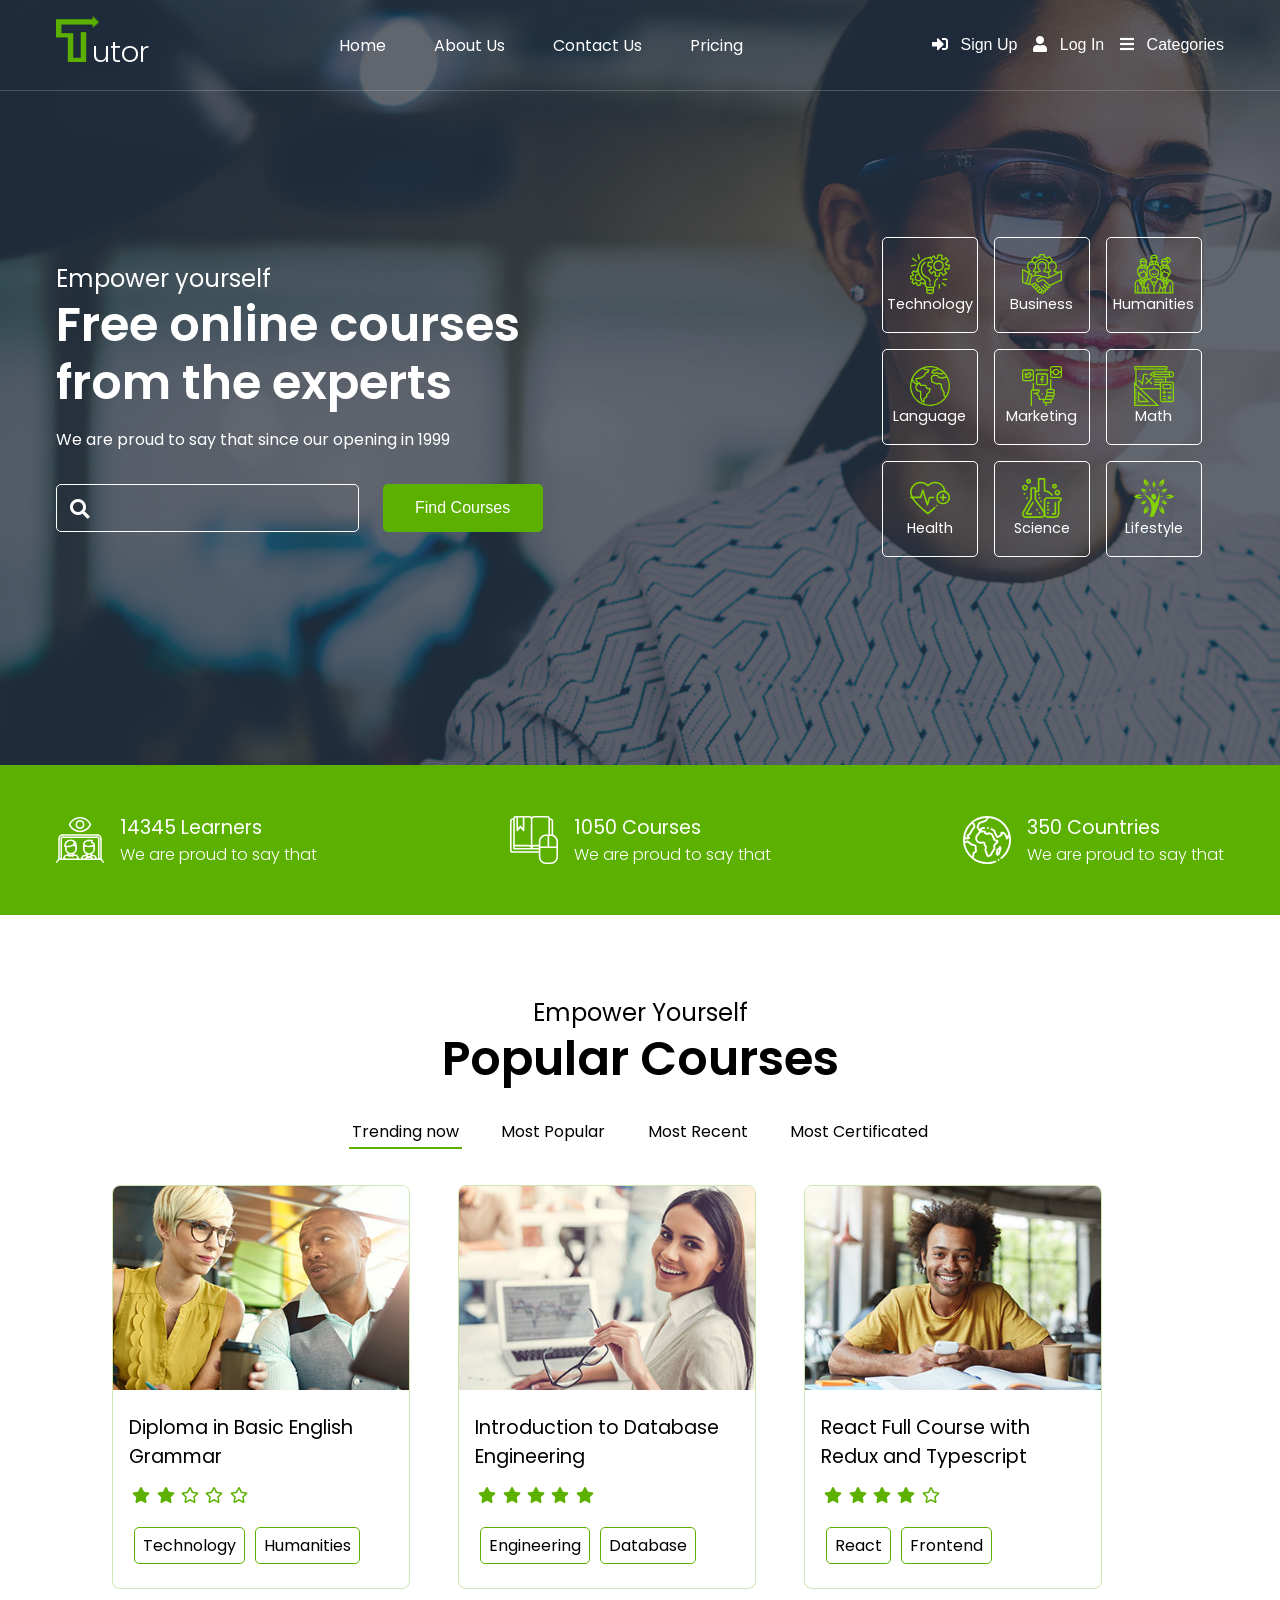
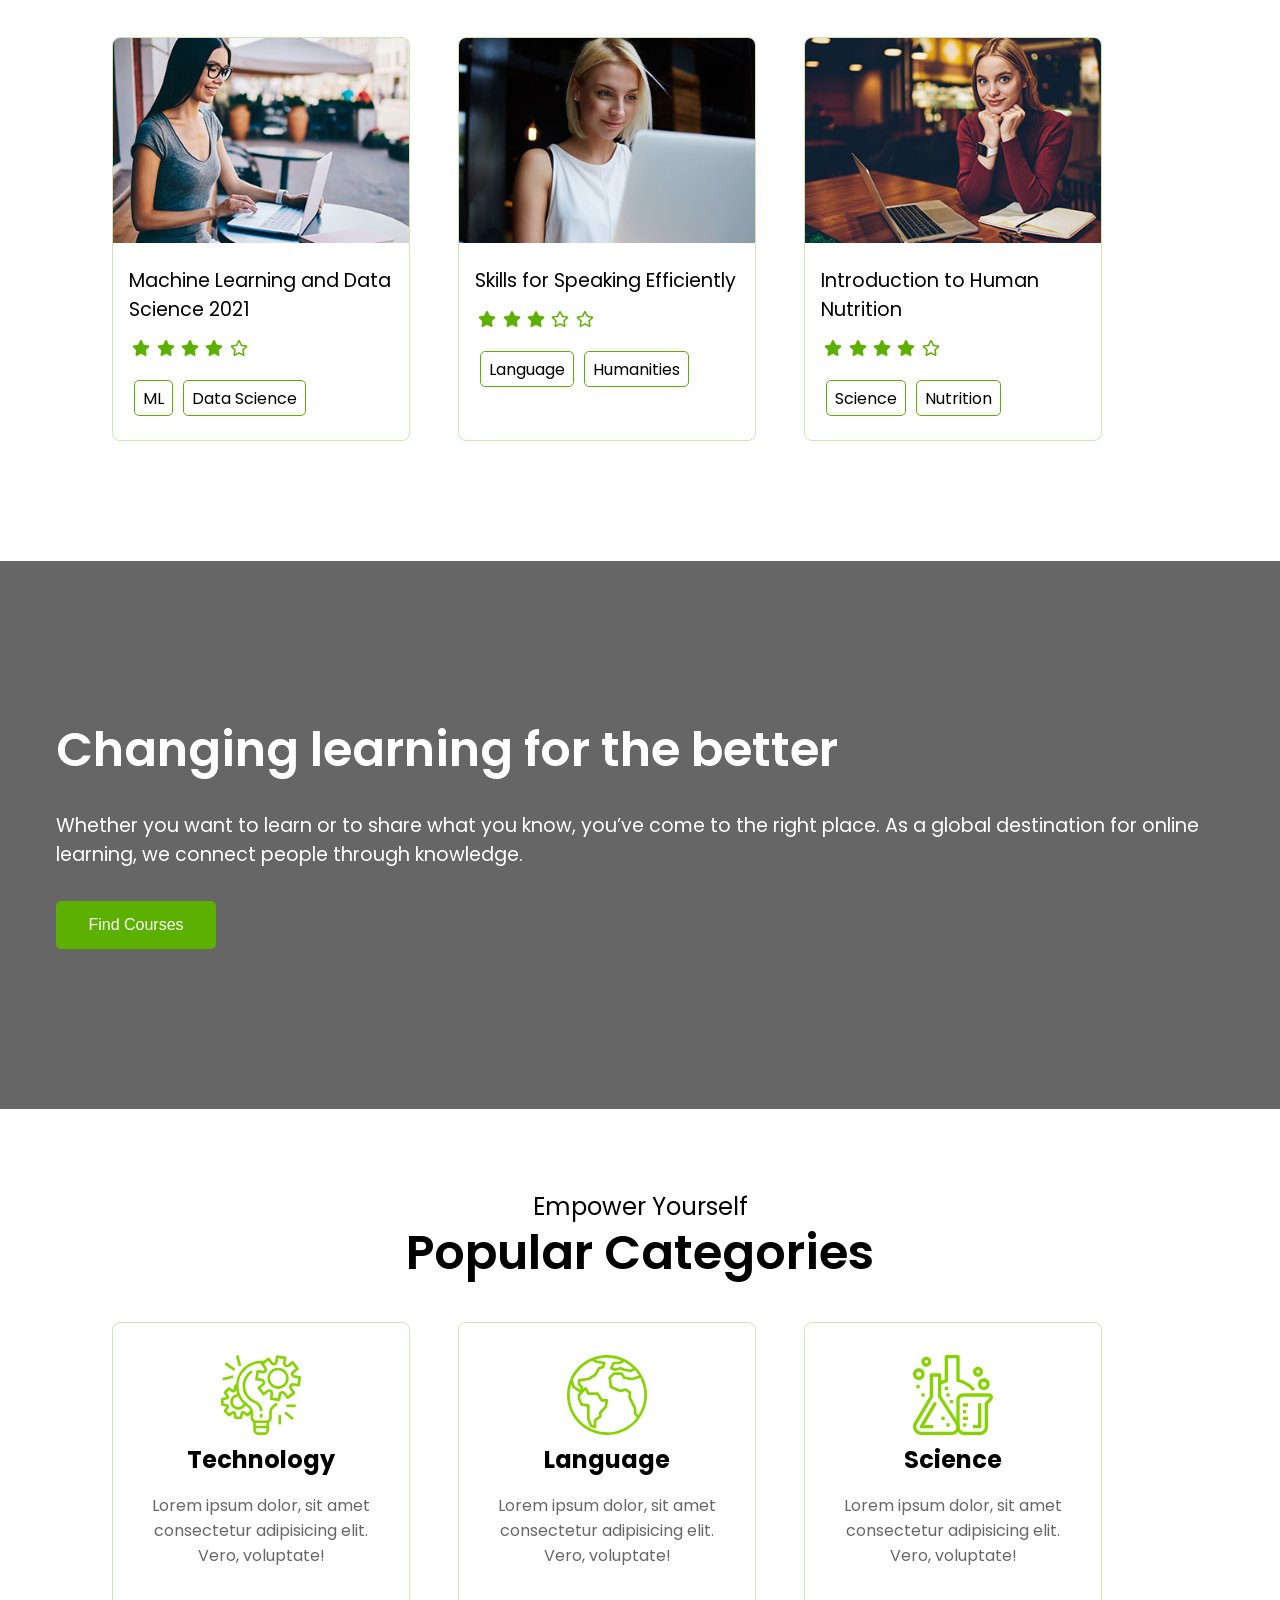
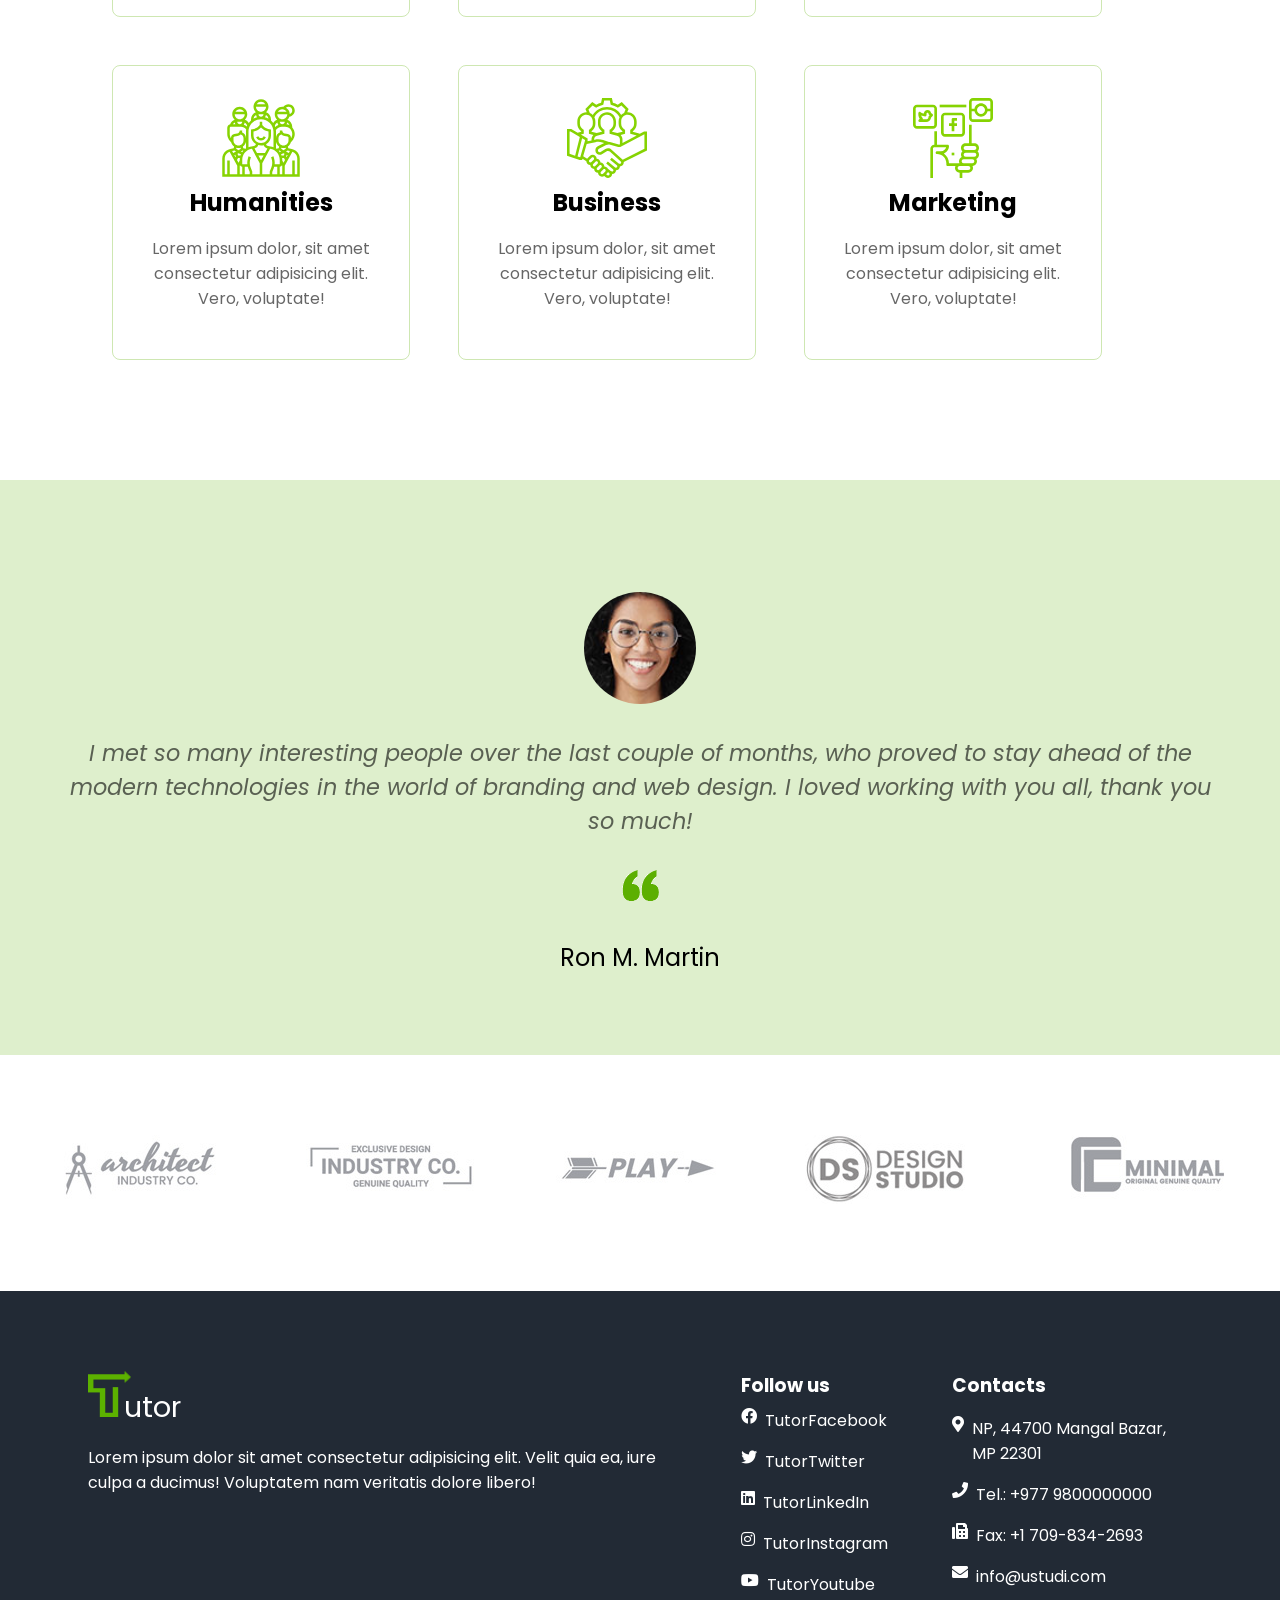
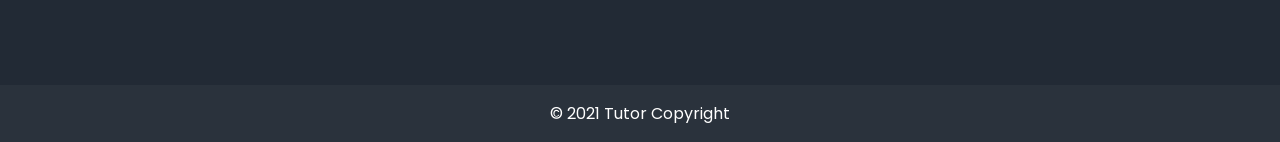
<file: index.html>
<!DOCTYPE html>
<html lang="en">
  <head>
    <meta charset="UTF-8" />
    <meta http-equiv="X-UA-Compatible" content="IE=edge" />
    <meta name="viewport" content="width=device-width, initial-scale=1.0" />
    <link rel="shortcut icon" type="image/png" href="assets/logo.png" />
    <link rel="stylesheet" href="/css/style.css" />
    <link rel="stylesheet" href="/css/home.css" />

    <title>Tutor - Online Tutorial and Courses</title>

    <!-- Google Fonts -->
    <link rel="preconnect" href="https://fonts.googleapis.com" />
    <link rel="preconnect" href="https://fonts.gstatic.com" crossorigin />
    <link
      href="https://fonts.googleapis.com/css2?family=Poppins:wght@300;400;500;600;700&display=swap"
      rel="stylesheet"
    />
    <link
      rel="stylesheet"
      href="https://use.fontawesome.com/releases/v5.15.4/css/all.css"
      integrity="sha384-DyZ88mC6Up2uqS4h/KRgHuoeGwBcD4Ng9SiP4dIRy0EXTlnuz47vAwmeGwVChigm"
      crossorigin="anonymous"
    />

    <!-- Theme -->
    <meta name="theme-color" content="#f6f5f7" />
    <meta
      name="description"
      content="Tutor is an online learning and teaching platform with over 100s of courses and 1 million students. Learn programming, web development, data science and more."
    />
    <meta name="keywords" content="tutor, online tutorial, online courses" />
    <meta name="subject" content="Online Tutorial and Courses" />

    <style>
      body {
        font-family: "Poppins", sans-serif;
      }
    </style>
  </head>
  <body style="overflow-x: hidden">
    <!-- ================= Header ======================= -->
    <header class="header">
      <div class="container">
        <div class="header__container">
          <a href="/index.html" id="header__logo">
            <img src="/assets/logo.png" alt="Tutor" />
            <span class="header__logo-text">utor</span>
          </a>
          <nav class="header__nav">
            <ul class="header__nav-box">
              <li class="header__nav-list">
                <a href="/index.html">Home</a>
              </li>
              <li class="header__nav-list">
                <a href="/about.html">About Us</a>
              </li>
              <li class="header__nav-list">
                <a href="/contact.html">Contact Us</a>
              </li>
              <li class="header__nav-list">
                <a href="/pricing.html">Pricing</a>
              </li>
            </ul>
          </nav>
          <div class="header__buttons">
            <button class="signup-btn">
              <i class="fas fa-sign-in-alt"></i>
              <a href="/signup.html">Sign Up</a>
            </button>
            <button class="login-btn">
              <i class="fas fa-user"></i>
              <a href="/login.html">Log In</a>
            </button>
            <button class="categories-btn">
              <i class="fas fa-bars"></i>
              <a href="/categories.html">Categories</a>
            </button>
          </div>
        </div>
      </div>
    </header>

    <!-- ===================== End of Header ========================= -->

    <!-- ==================== Banner ============================== -->
    <section id="banner">
      <div class="container">
        <div class="banner__container">
          <div class="banner__left">
            <div class="banner__left-intro">
              <h2 class="heading-secondary">Empower yourself</h2>
              <h1 class="heading-primary">
                Free online courses from the experts
              </h1>
              <p class="paragraph">
                We are proud to say that since our opening in 1999
              </p>
            </div>
            <form class="banner__left-form">
              <div class="form-control">
                <i class="fas fa-search"></i>
                <input type="text" name="search" class="form-input" />
              </div>
              <button class="btn form-btn">Find Courses</button>
            </form>
          </div>
          <div class="banner__right">
            <div class="banner__right-box">
              <div class="course-box">
                <img
                  src="/assets/svg/project-management.svg"
                  alt="Technology"
                />
                <p class="paragraph">Technology</p>
              </div>
              <div class="course-box">
                <img src="/assets/svg/team.svg" alt="Business" />
                <p class="paragraph">Business</p>
              </div>
              <div class="course-box">
                <img src="/assets/svg/human.svg" alt="Humanities" />
                <p class="paragraph">Humanities</p>
              </div>
              <div class="course-box">
                <img src="/assets/svg/worldwide.svg" alt="Humanities" />
                <p class="paragraph">Language</p>
              </div>
              <div class="course-box">
                <img src="/assets/svg/social-media.svg" alt="Humanities" />
                <p class="paragraph">Marketing</p>
              </div>
              <div class="course-box">
                <img src="/assets/svg/calculating.svg" alt="Humanities" />
                <p class="paragraph">Math</p>
              </div>
              <div class="course-box">
                <img src="/assets/svg/heartbeat.svg" alt="Humanities" />
                <p class="paragraph">Health</p>
              </div>
              <div class="course-box">
                <img src="/assets/svg/laboratory.svg" alt="Humanities" />
                <p class="paragraph">Science</p>
              </div>
              <div class="course-box">
                <img
                  src="/assets/svg/healthy-lifestyle-logo.svg"
                  alt="Humanities"
                />
                <p class="paragraph">Lifestyle</p>
              </div>
            </div>
          </div>
        </div>
      </div>
    </section>

    <!-- ======================= End of Banner ======================  -->

    <!-- ======================= Features =========================== -->

    <section id="feature">
      <div class="container">
        <div class="feature__container">
          <div class="feature__box">
            <img src="/assets/svg/learners.svg" alt="Learners" />
            <div class="media-body">
              <h3 class="heading-tertiary">14345 Learners</h3>
              <p>We are proud to say that</p>
            </div>
          </div>
          <div class="feature__box">
            <img src="/assets/svg/online-course.svg" alt="Learners" />
            <div class="media-body">
              <h3 class="heading-tertiary">1050 Courses</h3>
              <p>We are proud to say that</p>
            </div>
          </div>
          <div class="feature__box">
            <img src="/assets/svg/global.svg" alt="Learners" />
            <div class="media-body">
              <h3 class="heading-tertiary">350 Countries</h3>
              <p>We are proud to say that</p>
            </div>
          </div>
        </div>
      </div>
    </section>

    <!-- ===================== End of Features =================== -->

    <!-- =============== Popular Courses ========================== -->

    <section id="courses">
      <div class="container">
        <div class="courses__container">
          <div class="courses__container-title text-center">
            <h2 class="heading-secondary">Empower Yourself</h2>
            <h1 class="heading-primary">Popular Courses</h1>
            <div class="courses__container-filter">
              <a href="#" data-filter="trending">Trending now</a>
              <a href="#" data-filter="popular">Most Popular</a>
              <a href="#" data-filter="recent">Most Recent</a>
              <a href="#" data-filter="certificated">Most Certificated</a>
            </div>
          </div>
          <div class="course-item__container">
            <!-- Course Item 1 -->
            <div class="course-item">
              <div class="course-item-media">
                <img
                  src="/assets/courses/01.jpg"
                  alt="Diploma in Basic English Grammar"
                />
              </div>
              <div class="course-item-content">
                <h3 class="heading-tertiary">
                  <a href="#">Diploma in Basic English Grammar</a>
                </h3>
                <div class="course-item-star-rating">
                  <i class="fas fa-star"></i>
                  <i class="fas fa-star"></i>
                  <i class="far fa-star"></i>
                  <i class="far fa-star"></i>
                  <i class="far fa-star"></i>
                </div>
                <div class="course-item-tags">
                  <div class="course-item-tag-link">Technology</div>
                  <div class="course-item-tag-link">Humanities</div>
                </div>
              </div>
              <div class="course-item__description">
                <h3 class="heading-tertiary">
                  Diploma in Basic English Grammar
                </h3>
                <p class="paragraph">
                  Lorem ipsum dolor sit amet consectetur adipisicing elit.
                  Tempora ea itaque id quaerat temporibus corrupti nihil.
                </p>
                <div class="course-item-star-rating">
                  <i class="fas fa-star"></i>
                  <i class="fas fa-star"></i>
                  <i class="far fa-star"></i>
                  <i class="far fa-star"></i>
                  <i class="far fa-star"></i>
                </div>
                <button class="btn btn-primary">Start Now</button>
                <div class="course-item-tags">
                  <div class="course-item-tag-link">Technology</div>
                  <div class="course-item-tag-link">Humanities</div>
                </div>
              </div>
            </div>
            <!-- Course Item 2 -->
            <div class="course-item">
              <div class="course-item-media">
                <img
                  src="/assets/courses/02.jpg"
                  alt="Introduction to Database Engineering"
                />
              </div>
              <div class="course-item-content">
                <h3 class="heading-tertiary">
                  <a href="#">Introduction to Database Engineering</a>
                </h3>
                <div class="course-item-star-rating">
                  <i class="fas fa-star"></i>
                  <i class="fas fa-star"></i>
                  <i class="fas fa-star"></i>
                  <i class="fas fa-star"></i>
                  <i class="fas fa-star"></i>
                </div>
                <div class="course-item-tags">
                  <a href="#" class="course-item-tag-link"> Engineering </a>
                  <a href="#" class="course-item-tag-link"> Database </a>
                </div>
              </div>
              <div class="course-item__description">
                <h3 class="heading-tertiary">
                  Introduction to Database Engineering
                </h3>
                <p class="paragraph">
                  Lorem ipsum dolor sit amet consectetur adipisicing elit.
                  Tempora ea itaque id quaerat temporibus corrupti nihil.
                </p>
                <div class="course-item-star-rating">
                  <i class="fas fa-star"></i>
                  <i class="fas fa-star"></i>
                  <i class="fas fa-star"></i>
                  <i class="fas fa-star"></i>
                  <i class="fas fa-star"></i>
                </div>
                <button class="btn btn-primary">Start Now</button>
                <div class="course-item-tags">
                  <div class="course-item-tag-link">Engineering</div>
                  <div class="course-item-tag-link">Database</div>
                </div>
              </div>
            </div>
            <!-- Course Item 3 -->
            <div class="course-item">
              <div class="course-item-media">
                <img src="/assets/courses/03.jpg" alt="All about React Hooks" />
              </div>
              <div class="course-item-content">
                <h3 class="heading-tertiary">
                  <a href="#">React Full Course with Redux and Typescript</a>
                </h3>
                <div class="course-item-star-rating">
                  <i class="fas fa-star"></i>
                  <i class="fas fa-star"></i>
                  <i class="fas fa-star"></i>
                  <i class="fas fa-star"></i>
                  <i class="far fa-star"></i>
                </div>
                <div class="course-item-tags">
                  <a href="#" class="course-item-tag-link"> React </a>
                  <a href="#" class="course-item-tag-link"> Frontend </a>
                </div>
              </div>
              <div class="course-item__description">
                <h3 class="heading-tertiary">
                  React Full Course with Redux and Typescript
                </h3>
                <p class="paragraph">
                  Lorem ipsum dolor sit amet consectetur adipisicing elit.
                  Tempora ea itaque id quaerat temporibus corrupti nihil.
                </p>
                <div class="course-item-star-rating">
                  <i class="fas fa-star"></i>
                  <i class="fas fa-star"></i>
                  <i class="fas fa-star"></i>
                  <i class="fas fa-star"></i>
                  <i class="far fa-star"></i>
                </div>
                <button class="btn btn-primary">Start Now</button>
                <div class="course-item-tags">
                  <div class="course-item-tag-link">React</div>
                  <div class="course-item-tag-link">Frontend</div>
                </div>
              </div>
            </div>
            <!-- Course Item 4 -->
            <div class="course-item">
              <div class="course-item-media">
                <img
                  src="/assets/courses/04.jpg"
                  alt="Machine Learning and Data Science 2021"
                />
              </div>
              <div class="course-item-content">
                <h3 class="heading-tertiary">
                  <a href="#">Machine Learning and Data Science 2021</a>
                </h3>
                <div class="course-item-star-rating">
                  <i class="fas fa-star"></i>
                  <i class="fas fa-star"></i>
                  <i class="fas fa-star"></i>
                  <i class="fas fa-star"></i>
                  <i class="far fa-star"></i>
                </div>
                <div class="course-item-tags">
                  <a href="#" class="course-item-tag-link"> ML </a>
                  <a href="#" class="course-item-tag-link"> Data Science </a>
                </div>
              </div>
              <div class="course-item__description">
                <h3 class="heading-tertiary">
                  Machine Learning and Data Science 2021
                </h3>
                <p class="paragraph">
                  Lorem ipsum dolor sit amet consectetur adipisicing elit.
                  Tempora ea itaque id quaerat temporibus corrupti nihil.
                </p>
                <div class="course-item-star-rating">
                  <i class="fas fa-star"></i>
                  <i class="fas fa-star"></i>
                  <i class="fas fa-star"></i>
                  <i class="fas fa-star"></i>
                  <i class="far fa-star"></i>
                </div>
                <button class="btn btn-primary">Start Now</button>
                <div class="course-item-tags">
                  <div class="course-item-tag-link">ML</div>
                  <div class="course-item-tag-link">Data Science</div>
                </div>
              </div>
            </div>
            <!-- Course Item 5 -->
            <div class="course-item">
              <div class="course-item-media">
                <img
                  src="/assets/courses/05.jpg"
                  alt="Skills for Speaking Efficiently"
                />
              </div>
              <div class="course-item-content">
                <h3 class="heading-tertiary">
                  <a href="#">Skills for Speaking Efficiently</a>
                </h3>
                <div class="course-item-star-rating">
                  <i class="fas fa-star"></i>
                  <i class="fas fa-star"></i>
                  <i class="fas fa-star"></i>
                  <i class="far fa-star"></i>
                  <i class="far fa-star"></i>
                </div>
                <div class="course-item-tags">
                  <a href="#" class="course-item-tag-link"> Language </a>
                  <a href="#" class="course-item-tag-link"> Humanities </a>
                </div>
              </div>
              <div class="course-item__description">
                <h3 class="heading-tertiary">
                  Skills for Speaking Efficiently
                </h3>
                <p class="paragraph">
                  Lorem ipsum dolor sit amet consectetur adipisicing elit.
                  Tempora ea itaque id quaerat temporibus corrupti nihil.
                </p>
                <div class="course-item-star-rating">
                  <i class="fas fa-star"></i>
                  <i class="fas fa-star"></i>
                  <i class="fas fa-star"></i>
                  <i class="far fa-star"></i>
                  <i class="far fa-star"></i>
                </div>
                <button class="btn btn-primary">Start Now</button>
                <div class="course-item-tags">
                  <div class="course-item-tag-link">Language</div>
                  <div class="course-item-tag-link">Humanities</div>
                </div>
              </div>
            </div>
            <!-- Course Item 6 -->
            <div class="course-item">
              <div class="course-item-media">
                <img
                  src="/assets/courses/06.jpg"
                  alt="Introduction to Human Nutrition"
                />
              </div>
              <div class="course-item-content">
                <h3 class="heading-tertiary">
                  <a href="#">Introduction to Human Nutrition</a>
                </h3>
                <div class="course-item-star-rating">
                  <i class="fas fa-star"></i>
                  <i class="fas fa-star"></i>
                  <i class="fas fa-star"></i>
                  <i class="fas fa-star"></i>
                  <i class="far fa-star"></i>
                </div>
                <div class="course-item-tags">
                  <a href="#" class="course-item-tag-link"> Science </a>
                  <a href="#" class="course-item-tag-link"> Nutrition </a>
                </div>
              </div>
              <div class="course-item__description">
                <h3 class="heading-tertiary">
                  Introduction to Human Nutrition
                </h3>
                <p class="paragraph">
                  Lorem ipsum dolor sit amet consectetur adipisicing elit.
                  Tempora ea itaque id quaerat temporibus corrupti nihil.
                </p>
                <div class="course-item-star-rating">
                  <i class="fas fa-star"></i>
                  <i class="fas fa-star"></i>
                  <i class="fas fa-star"></i>
                  <i class="fas fa-star"></i>
                  <i class="far fa-star"></i>
                </div>
                <button class="btn btn-primary">Start Now</button>
                <div class="course-item-tags">
                  <div class="course-item-tag-link">Science</div>
                  <div class="course-item-tag-link">Nutrition</div>
                </div>
              </div>
            </div>
          </div>
        </div>
      </div>
    </section>

    <!-- ============= End of Popular Courses ================ -->

    <section id="special__banner">
      <div class="container">
        <div class="special__banner__container">
          <h2 class="heading-primary">Changing learning for the better</h2>
          <h3 class="heading-tertiary">
            Whether you want to learn or to share what you know, you’ve come to
            the right place. As a global destination for online learning, we
            connect people through knowledge.
          </h3>
          <button class="btn form-btn">Find Courses</button>
        </div>
      </div>
    </section>

    <!-- =============== Popular Categories ========================== -->

    <section id="categories">
      <div class="container">
        <div class="categories__container">
          <div class="categories__container-title text-center">
            <h2 class="heading-secondary">Empower Yourself</h2>
            <h1 class="heading-primary">Popular Categories</h1>
          </div>
          <div class="categories-item__container">
            <!-- Course Item 1 -->
            <div class="categories-item">
              <div class="categories-item-media">
                <img
                  src="/assets/svg/project-management.svg"
                  alt="technology"
                />
              </div>
              <div class="categories-item-content">
                <h1>Technology</h1>
                <p class="paragraph">
                  Lorem ipsum dolor, sit amet consectetur adipisicing elit.
                  Vero, voluptate!
                </p>
              </div>
            </div>
            <!-- Course Item 2 -->
            <div class="categories-item">
              <div class="categories-item-media">
                <img src="/assets/svg/worldwide.svg" alt="technology" />
              </div>
              <div class="categories-item-content">
                <h1>Language</h1>
                <p class="paragraph">
                  Lorem ipsum dolor, sit amet consectetur adipisicing elit.
                  Vero, voluptate!
                </p>
              </div>
            </div>
            <!-- Course Item 3 -->
            <div class="categories-item">
              <div class="categories-item-media">
                <img src="/assets/svg/laboratory.svg" alt="technology" />
              </div>
              <div class="categories-item-content">
                <h1>Science</h1>
                <p class="paragraph">
                  Lorem ipsum dolor, sit amet consectetur adipisicing elit.
                  Vero, voluptate!
                </p>
              </div>
            </div>
            <!-- Course Item 4 -->
            <div class="categories-item">
              <div class="categories-item-media">
                <img src="/assets/svg/human.svg" alt="technology" />
              </div>
              <div class="categories-item-content">
                <h1>Humanities</h1>
                <p class="paragraph">
                  Lorem ipsum dolor, sit amet consectetur adipisicing elit.
                  Vero, voluptate!
                </p>
              </div>
            </div>
            <!-- Course Item 5 -->
            <div class="categories-item">
              <div class="categories-item-media">
                <img src="/assets/svg/team.svg" alt="technology" />
              </div>
              <div class="categories-item-content">
                <h1>Business</h1>
                <p class="paragraph">
                  Lorem ipsum dolor, sit amet consectetur adipisicing elit.
                  Vero, voluptate!
                </p>
              </div>
            </div>
            <!-- Course Item 6 -->
            <div class="categories-item">
              <div class="categories-item-media">
                <img src="/assets/svg/social-media.svg" alt="technology" />
              </div>
              <div class="categories-item-content">
                <h1>Marketing</h1>
                <p class="paragraph">
                  Lorem ipsum dolor, sit amet consectetur adipisicing elit.
                  Vero, voluptate!
                </p>
              </div>
            </div>
          </div>
        </div>
      </div>
    </section>

    <!-- ============= End of Popular Categories ================ -->

    <!-- ========= Testimonials ========================== -->

    <section id="testimonials">
      <div class="container">
        <div class="testimonials__container">
          <div class="testimonials__image">
            <img src="/assets/teams/testimonials_01.jpg" alt="Ron M. Martin" />
          </div>
          <div class="testimonials__description">
            <p class="paragraph">
              I met so many interesting people over the last couple of months,
              who proved to stay ahead of the modern technologies in the world
              of branding and web design. I loved working with you all, thank
              you so much!
            </p>
            <img src="/assets/quote.png" alt="Quote" class="quote" />
            <h2 class="heading-secondary">Ron M. Martin</h2>
          </div>
        </div>
      </div>
    </section>
    <!-- ============= End of Testimonials =============== -->

    <!-- =============== Partners ==================== -->
    <section id="partners">
      <div class="container">
        <div class="partner__container">
          <div class="partner__item">
            <a href="#"
              ><img src="/assets/partners/01.jpg" alt="Architect Industry Co."
            /></a>
          </div>
          <div class="partner__item">
            <a href="#"
              ><img
                src="/assets/partners/02.jpg"
                alt="Exclusive Design Industry Co."
            /></a>
          </div>
          <div class="partner__item">
            <a href="#"><img src="/assets/partners/03.jpg" alt="Play" /></a>
          </div>
          <div class="partner__item">
            <a href="#"
              ><img src="/assets/partners/04.jpg" alt="Design Studio"
            /></a>
          </div>
          <div class="partner__item">
            <a href="#"
              ><img
                src="/assets/partners/05.jpg"
                alt="Minimal Original Genuine Quality"
            /></a>
          </div>
        </div>
      </div>
    </section>
    <!-- ============ End of Partners ============== -->

    <!-- ============ Footer ============== -->
    <footer class="footer">
      <div class="container">
        <div class="footer__container">
          <div class="footer__description">
            <a href="#">
              <div id="header__logo">
                <img src="/assets/logo.png" alt="Tutor" />
                <span class="header__logo-text">utor</span>
              </div>
            </a>
            <p class="paragraph">
              Lorem ipsum dolor sit amet consectetur adipisicing elit. Velit
              quia ea, iure culpa a ducimus! Voluptatem nam veritatis dolore
              libero!
            </p>
          </div>
          <div class="footer__links">
            <h3 class="widget-title">Follow us</h3>
            <a class="link" href="https://www.facebook.com" target="_blank">
              <i class="fab fa-facebook" title="facebook"></i>
              TutorFacebook
            </a>
            <a class="link" href="https://www.twitter.com" target="_blank">
              <i class="fab fa-twitter" title="twitter"></i>
              TutorTwitter
            </a>
            <a class="link" href="https://www.linkedin.com" target="_blank">
              <i class="fab fa-linkedin" title="linkedin"></i>
              TutorLinkedIn
            </a>
            <a class="link" href="https://www.instagram.com" target="_blank">
              <i class="fab fa-instagram" title="instagram"></i>
              TutorInstagram
            </a>
            <a class="link" href="https://www.youtube.com" target="_blank">
              <i class="fab fa-youtube" title="youtube"></i>
              TutorYoutube
            </a>
          </div>
          <div class="footer__contacts">
            <h3>Contacts</h3>
            <div class="footer__contact">
              <i class="fas fa-map-marker-alt"></i>
              <p class="media-body">NP, 44700 Mangal Bazar, MP 22301</p>
            </div>
            <div class="footer__contact">
              <i class="fas fa-phone"></i>
              <p class="media-body">Tel.: +977 9800000000</p>
            </div>
            <div class="footer__contact">
              <i class="fas fa-fax"></i>
              <p class="media-body">Fax: +1 709-834-2693</p>
            </div>
            <div class="footer__contact">
              <i class="fa fa-envelope"></i>
              <p class="media-body">
                <a href="tutor@gmail.com">info@ustudi.com</a>
              </p>
            </div>
          </div>
        </div>
      </div>
    </footer>
    <!-- =========== End of Footer =========== -->

    <section class="page__copyright">
      <div class="container">
        <p class="paragraph">
          &copy; <span class="copyright_year">2021</span> Tutor Copyright
        </p>
      </div>
    </section>

    <script src="/js/app.js"></script>
  </body>
</html>
</file>
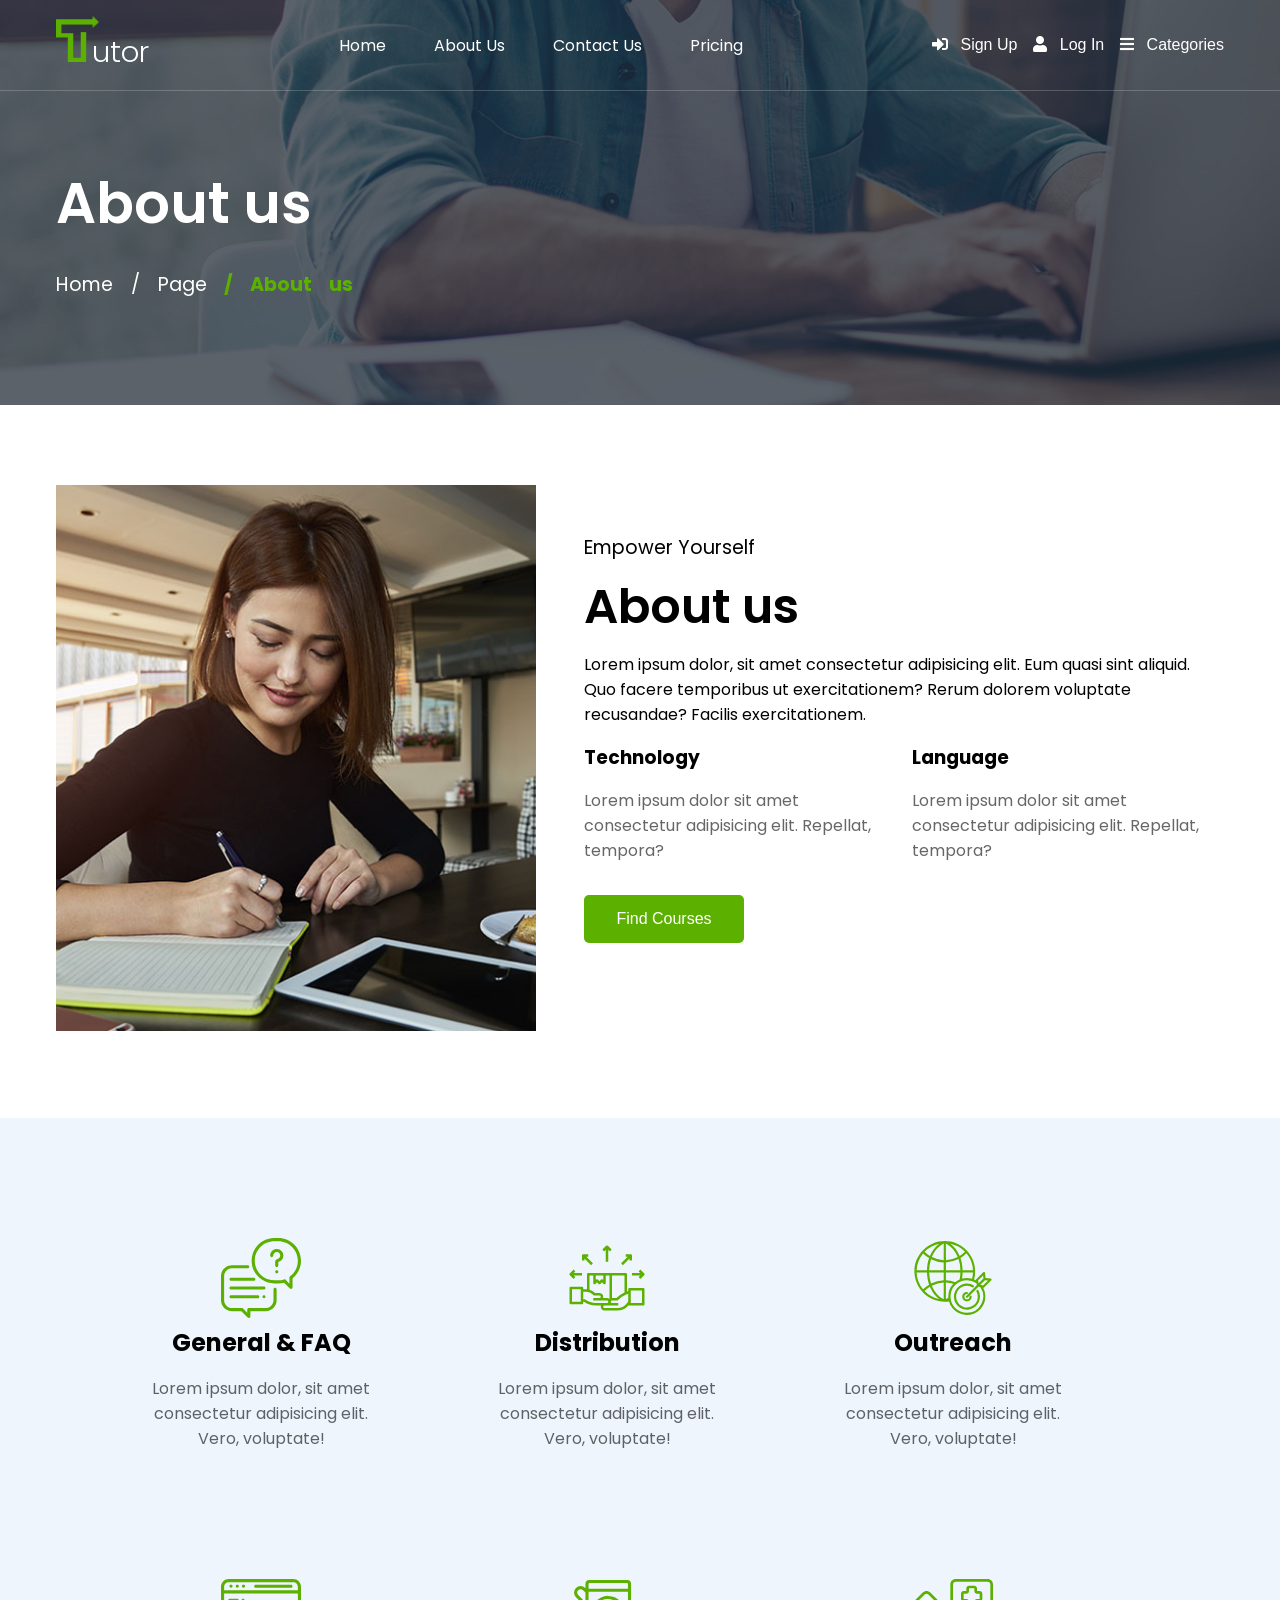
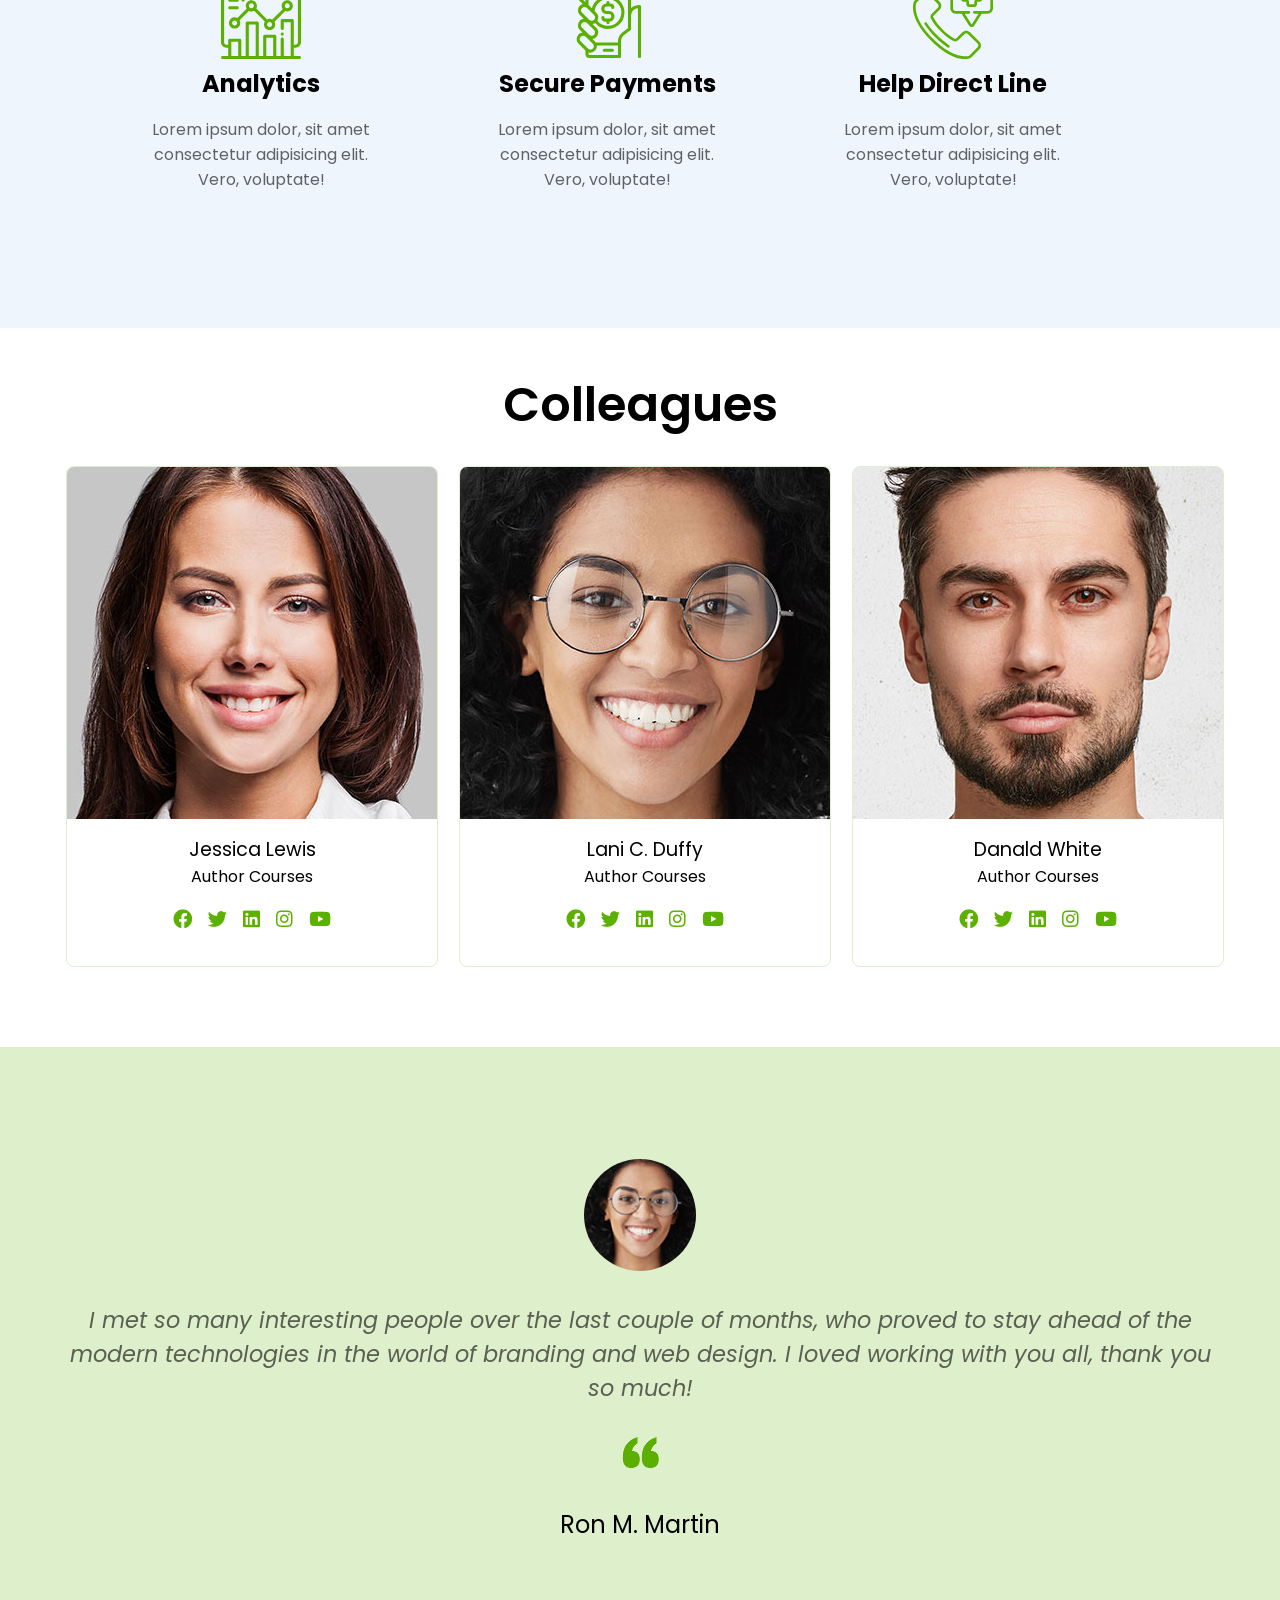
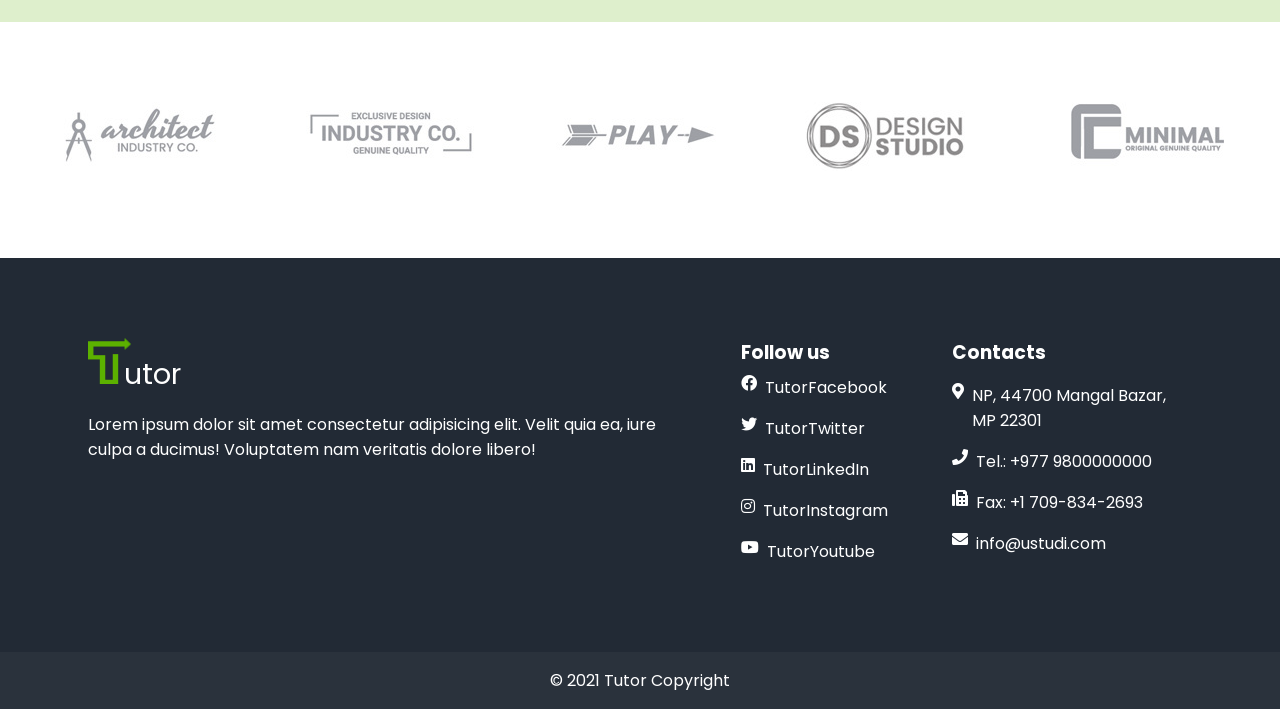
<file: about.html>
<!DOCTYPE html>
<html lang="en">
  <head>
    <meta charset="UTF-8" />
    <meta http-equiv="X-UA-Compatible" content="IE=edge" />
    <meta name="viewport" content="width=device-width, initial-scale=1.0" />
    <link rel="shortcut icon" type="image/png" href="assets/logo.png" />
    <link rel="stylesheet" href="/css/style.css" />
    <link rel="stylesheet" href="/css/about.css" />

    <title>About Us</title>

    <!-- Google Fonts -->
    <link rel="preconnect" href="https://fonts.googleapis.com" />
    <link rel="preconnect" href="https://fonts.gstatic.com" crossorigin />
    <link
      href="https://fonts.googleapis.com/css2?family=Poppins:wght@300;400;500;600;700&display=swap"
      rel="stylesheet"
    />
    <link
      rel="stylesheet"
      href="https://use.fontawesome.com/releases/v5.15.4/css/all.css"
      integrity="sha384-DyZ88mC6Up2uqS4h/KRgHuoeGwBcD4Ng9SiP4dIRy0EXTlnuz47vAwmeGwVChigm"
      crossorigin="anonymous"
    />

    <!-- Theme -->
    <meta name="theme-color" content="#f6f5f7" />
    <meta
      name="description"
      content="Tutor is an online learning and teaching platform with over 100s of courses and 1 million students. Learn programming, web development, data science and more."
    />
    <meta name="keywords" content="tutor, online tutorial, online courses" />
    <meta name="subject" content="Online Tutorial and Courses" />
    <style>
      body {
        font-family: "Poppins", sans-serif;
      }
    </style>
  </head>
  <body style="overflow-x: hidden">
    <!-- ================= Header ======================= -->
    <header class="header">
      <div class="container">
        <div class="header__container">
          <a href="/index.html" id="header__logo">
            <img src="/assets/logo.png" alt="Tutor" />
            <span class="header__logo-text">utor</span>
          </a>
          <nav class="header__nav">
            <ul class="header__nav-box">
              <li class="header__nav-list">
                <a href="/index.html">Home</a>
              </li>
              <li class="header__nav-list">
                <a href="/about.html">About Us</a>
              </li>
              <li class="header__nav-list">
                <a href="/contact.html">Contact Us</a>
              </li>
              <li class="header__nav-list">
                <a href="/pricing.html">Pricing</a>
              </li>
            </ul>
          </nav>
          <div class="header__buttons">
            <button class="signup-btn">
              <i class="fas fa-sign-in-alt"></i>
              <a href="/signup.html">Sign Up</a>
            </button>
            <button class="login-btn">
              <i class="fas fa-user"></i>
              <a href="/login.html">Log In</a>
            </button>
            <button class="categories-btn">
              <i class="fas fa-bars"></i>
              <a href="/categories.html">Categories</a>
            </button>
          </div>
        </div>
      </div>
    </header>
    <!-- ===================== End of Header ========================= -->

    <!-- ==================== Banner ============================== -->
    <section id="banner">
      <div class="container">
        <div class="banner__container">
          <h1 class="heading-primary">About us</h1>
          <div class="page__route">
            <h3 class="heading-tertiary">
              Home / Page <span>/ About us</span>
            </h3>
          </div>
        </div>
      </div>
    </section>

    <!-- ======================= End of Banner ======================  -->

    <!-- ============== About US =========================== -->

    <section id="about">
      <div class="container">
        <div class="about__container">
          <div class="about__left">
            <img src="/assets/about.jpg" alt="About us" />
          </div>
          <div class="about__right">
            <h3 class="heading-tertiary">Empower Yourself</h3>
            <h1 class="heading-primary">About us</h1>
            <p class="paragraph">
              Lorem ipsum dolor, sit amet consectetur adipisicing elit. Eum
              quasi sint aliquid. Quo facere temporibus ut exercitationem? Rerum
              dolorem voluptate recusandae? Facilis exercitationem.
            </p>
            <div class="about__row">
              <div class="row__left">
                <h3>Technology</h3>
                <p class="paragraph">
                  Lorem ipsum dolor sit amet consectetur adipisicing elit.
                  Repellat, tempora?
                </p>
              </div>
              <div class="row__right">
                <h3>Language</h3>
                <p class="paragraph">
                  Lorem ipsum dolor sit amet consectetur adipisicing elit.
                  Repellat, tempora?
                </p>
              </div>
            </div>
            <button class="btn btn-primary">
              <a href="./categories.html"> Find Courses </a>
            </button>
          </div>
        </div>
      </div>
    </section>

    <!-- ================== End of About us ===================  -->

    <!-- =============== Popular Features ========================== -->

    <section id="features">
      <div class="container">
        <div class="features__container">
          <div class="features-item__container">
            <!-- Feature Item 1 -->
            <div class="features-item">
              <div class="features-item-media">
                <img src="/assets/svg/conversation.svg" alt="technology" />
              </div>
              <div class="features-item-content">
                <h1>General & FAQ</h1>
                <p class="paragraph">
                  Lorem ipsum dolor, sit amet consectetur adipisicing elit.
                  Vero, voluptate!
                </p>
              </div>
            </div>
            <!-- Feature Item 2 -->
            <div class="features-item">
              <div class="features-item-media">
                <img src="/assets/svg/distributed.svg" alt="technology" />
              </div>
              <div class="features-item-content">
                <h1>Distribution</h1>
                <p class="paragraph">
                  Lorem ipsum dolor, sit amet consectetur adipisicing elit.
                  Vero, voluptate!
                </p>
              </div>
            </div>
            <!-- Feature Item 3 -->
            <div class="features-item">
              <div class="features-item-media">
                <img src="/assets/svg/outreach.svg" alt="technology" />
              </div>
              <div class="features-item-content">
                <h1>Outreach</h1>
                <p class="paragraph">
                  Lorem ipsum dolor, sit amet consectetur adipisicing elit.
                  Vero, voluptate!
                </p>
              </div>
            </div>
            <!-- Feature Item 4 -->
            <div class="features-item">
              <div class="features-item-media">
                <img src="/assets/svg/analytics.svg" alt="technology" />
              </div>
              <div class="features-item-content">
                <h1>Analytics</h1>
                <p class="paragraph">
                  Lorem ipsum dolor, sit amet consectetur adipisicing elit.
                  Vero, voluptate!
                </p>
              </div>
            </div>
            <!-- Feature Item 5 -->
            <div class="features-item">
              <div class="features-item-media">
                <img src="/assets/svg/payment.svg" alt="technology" />
              </div>
              <div class="features-item-content">
                <h1>Secure Payments</h1>
                <p class="paragraph">
                  Lorem ipsum dolor, sit amet consectetur adipisicing elit.
                  Vero, voluptate!
                </p>
              </div>
            </div>
            <!-- Feature Item 6 -->
            <div class="features-item">
              <div class="features-item-media">
                <img src="/assets/svg/helpline.svg" alt="technology" />
              </div>
              <div class="features-item-content">
                <h1>Help Direct Line</h1>
                <p class="paragraph">
                  Lorem ipsum dolor, sit amet consectetur adipisicing elit.
                  Vero, voluptate!
                </p>
              </div>
            </div>
          </div>
        </div>
      </div>
    </section>

    <!-- ============= End of Features ================ -->

    <!-- ========== Colleagues =================== -->

    <section id="colleagues">
      <div class="container">
        <div class="colleagues__container">
          <h1 class="heading-primary">Colleagues</h1>
          <div class="colleagues_item__container">
            <a href="/colleague1.html">
              <div class="colleagues__item">
                <div class="colleagues__item-media">
                  <img src="/assets/colleagues/1.jpg" alt="Jessica Lewis" />
                </div>
                <div class="colleagues__item-content">
                  <h3 class="heading-tertiary">Jessica Lewis</h3>
                  <p class="paragraph">Author Courses</p>
                  <ul class="colleagues__links">
                    <li>
                      <a href="#">
                        <i class="fab fa-facebook" title="facebook"></i>
                      </a>
                    </li>
                    <li>
                      <a href="#">
                        <i class="fab fa-twitter" title="twitter"></i>
                      </a>
                    </li>
                    <li>
                      <a href="#">
                        <i class="fab fa-linkedin" title="linkedin"></i>
                      </a>
                    </li>
                    <li>
                      <a href="#">
                        <i class="fab fa-instagram" title="instagram"></i>
                      </a>
                    </li>
                    <li>
                      <a href="#">
                        <i class="fab fa-youtube" title="youtube"></i>
                      </a>
                    </li>
                  </ul>
                </div>
              </div>
            </a>
            <a href="/colleague2.html">
              <div class="colleagues__item">
                <div class="colleagues__item-media">
                  <img src="/assets/colleagues/2.jpg" alt="Lani C. Duffy" />
                </div>
                <div class="colleagues__item-content">
                  <h3 class="heading-tertiary">Lani C. Duffy</h3>
                  <p class="paragraph">Author Courses</p>
                  <ul class="colleagues__links">
                    <li>
                      <a href="#">
                        <i class="fab fa-facebook" title="facebook"></i>
                      </a>
                    </li>
                    <li>
                      <a href="#">
                        <i class="fab fa-twitter" title="twitter"></i>
                      </a>
                    </li>
                    <li>
                      <a href="#">
                        <i class="fab fa-linkedin" title="linkedin"></i>
                      </a>
                    </li>
                    <li>
                      <a href="#">
                        <i class="fab fa-instagram" title="instagram"></i>
                      </a>
                    </li>
                    <li>
                      <a href="#">
                        <i class="fab fa-youtube" title="youtube"></i>
                      </a>
                    </li>
                  </ul>
                </div>
              </div>
            </a>
            <a href="/colleague3.html">
              <div class="colleagues__item">
                <div class="colleagues__item-media">
                  <img src="/assets/colleagues/3.jpg" alt="Donald White" />
                </div>
                <div class="colleagues__item-content">
                  <h3 class="heading-tertiary">Danald White</h3>
                  <p class="paragraph">Author Courses</p>
                  <ul class="colleagues__links">
                    <li>
                      <a href="#">
                        <i class="fab fa-facebook" title="facebook"></i>
                      </a>
                    </li>
                    <li>
                      <a href="#">
                        <i class="fab fa-twitter" title="twitter"></i>
                      </a>
                    </li>
                    <li>
                      <a href="#">
                        <i class="fab fa-linkedin" title="linkedin"></i>
                      </a>
                    </li>
                    <li>
                      <a href="#">
                        <i class="fab fa-instagram" title="instagram"></i>
                      </a>
                    </li>
                    <li>
                      <a href="#">
                        <i class="fab fa-youtube" title="youtube"></i>
                      </a>
                    </li>
                  </ul>
                </div>
              </div>
            </a>
          </div>
        </div>
      </div>
    </section>

    <!-- ============ End of Colleagues =========== -->

    <!-- ========= Testimonials ========================== -->

    <section id="testimonials">
      <div class="container">
        <div class="testimonials__container">
          <div class="testimonials__image">
            <img src="/assets/teams/testimonials_01.jpg" alt="Ron M. Martin" />
          </div>
          <div class="testimonials__description">
            <p class="paragraph">
              I met so many interesting people over the last couple of months,
              who proved to stay ahead of the modern technologies in the world
              of branding and web design. I loved working with you all, thank
              you so much!
            </p>
            <img src="/assets/quote.png" alt="Quote" class="quote" />
            <h2 class="heading-secondary">Ron M. Martin</h2>
          </div>
        </div>
      </div>
    </section>
    <!-- ============= End of Testimonials =============== -->

    <!-- =============== Partners ==================== -->
    <section id="partners">
      <div class="container">
        <div class="partner__container">
          <div class="partner__item">
            <a href="#"
              ><img src="/assets/partners/01.jpg" alt="Architect Industry Co."
            /></a>
          </div>
          <div class="partner__item">
            <a href="#"
              ><img
                src="/assets/partners/02.jpg"
                alt="Exclusive Design Industry Co."
            /></a>
          </div>
          <div class="partner__item">
            <a href="#"><img src="/assets/partners/03.jpg" alt="Play" /></a>
          </div>
          <div class="partner__item">
            <a href="#"
              ><img src="/assets/partners/04.jpg" alt="Design Studio"
            /></a>
          </div>
          <div class="partner__item">
            <a href="#"
              ><img
                src="/assets/partners/05.jpg"
                alt="Minimal Original Genuine Quality"
            /></a>
          </div>
        </div>
      </div>
    </section>
    <!-- ============ End of Partners ============== -->

    <!-- ============ Footer ============== -->
    <footer class="footer">
      <div class="container">
        <div class="footer__container">
          <div class="footer__description">
            <a href="#">
              <div id="header__logo">
                <img src="/assets/logo.png" alt="Tutor" />
                <span class="header__logo-text">utor</span>
              </div>
            </a>
            <p class="paragraph">
              Lorem ipsum dolor sit amet consectetur adipisicing elit. Velit
              quia ea, iure culpa a ducimus! Voluptatem nam veritatis dolore
              libero!
            </p>
          </div>
          <div class="footer__links">
            <h3 class="widget-title">Follow us</h3>
            <a class="link" href="https://www.facebook.com" target="_blank">
              <i class="fab fa-facebook" title="facebook"></i>
              TutorFacebook
            </a>
            <a class="link" href="https://www.twitter.com" target="_blank">
              <i class="fab fa-twitter" title="twitter"></i>
              TutorTwitter
            </a>
            <a class="link" href="https://www.linkedin.com" target="_blank">
              <i class="fab fa-linkedin" title="linkedin"></i>
              TutorLinkedIn
            </a>
            <a class="link" href="https://www.instagram.com" target="_blank">
              <i class="fab fa-instagram" title="instagram"></i>
              TutorInstagram
            </a>
            <a class="link" href="https://www.youtube.com" target="_blank">
              <i class="fab fa-youtube" title="youtube"></i>
              TutorYoutube
            </a>
          </div>
          <div class="footer__contacts">
            <h3>Contacts</h3>
            <div class="footer__contact">
              <i class="fas fa-map-marker-alt"></i>
              <p class="media-body">NP, 44700 Mangal Bazar, MP 22301</p>
            </div>
            <div class="footer__contact">
              <i class="fas fa-phone"></i>
              <p class="media-body">Tel.: +977 9800000000</p>
            </div>
            <div class="footer__contact">
              <i class="fas fa-fax"></i>
              <p class="media-body">Fax: +1 709-834-2693</p>
            </div>
            <div class="footer__contact">
              <i class="fa fa-envelope"></i>
              <p class="media-body">
                <a href="tutor@gmail.com">info@ustudi.com</a>
              </p>
            </div>
          </div>
        </div>
      </div>
    </footer>
    <!-- =========== End of Footer =========== -->

    <section class="page__copyright">
      <div class="container">
        <p class="paragraph">
          &copy; <span class="copyright_year">2021</span> Tutor Copyright
        </p>
      </div>
    </section>

    <script src="/js/app.js"></script>
  </body>
</html>
</file>
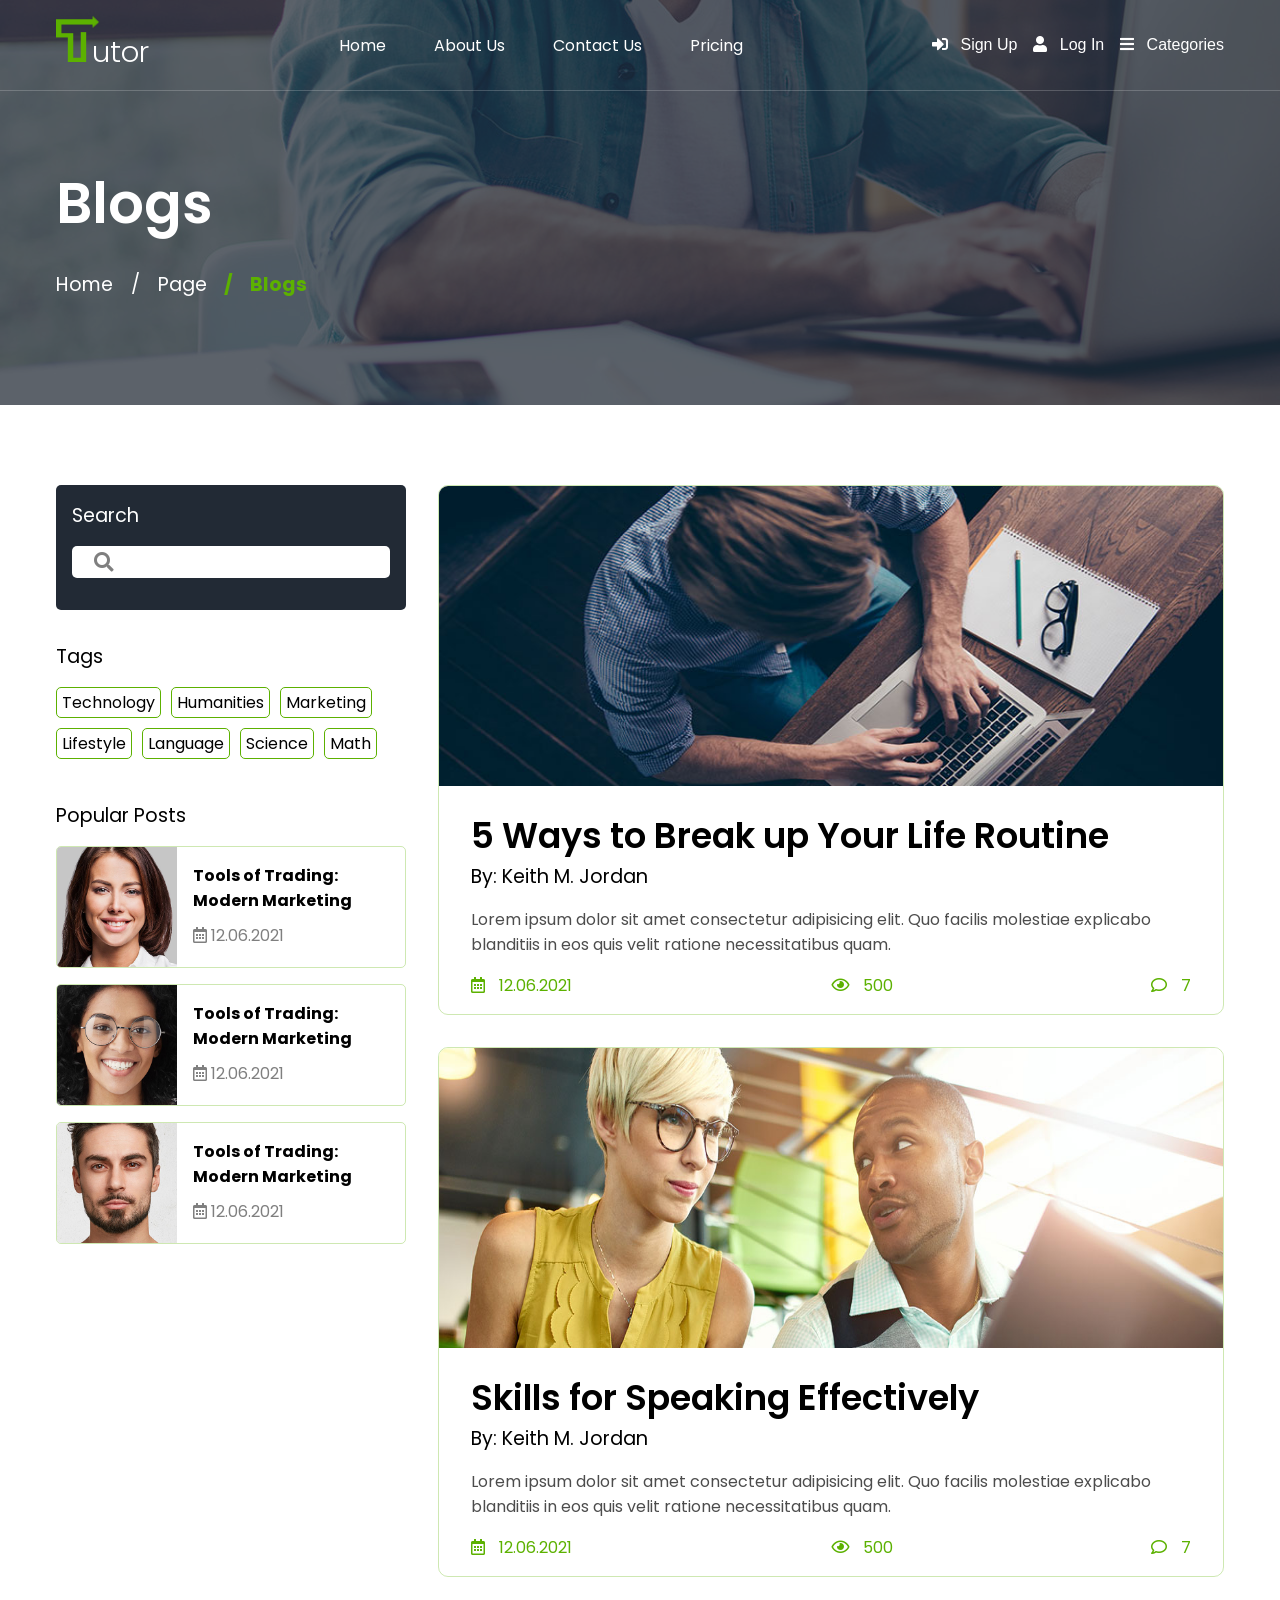
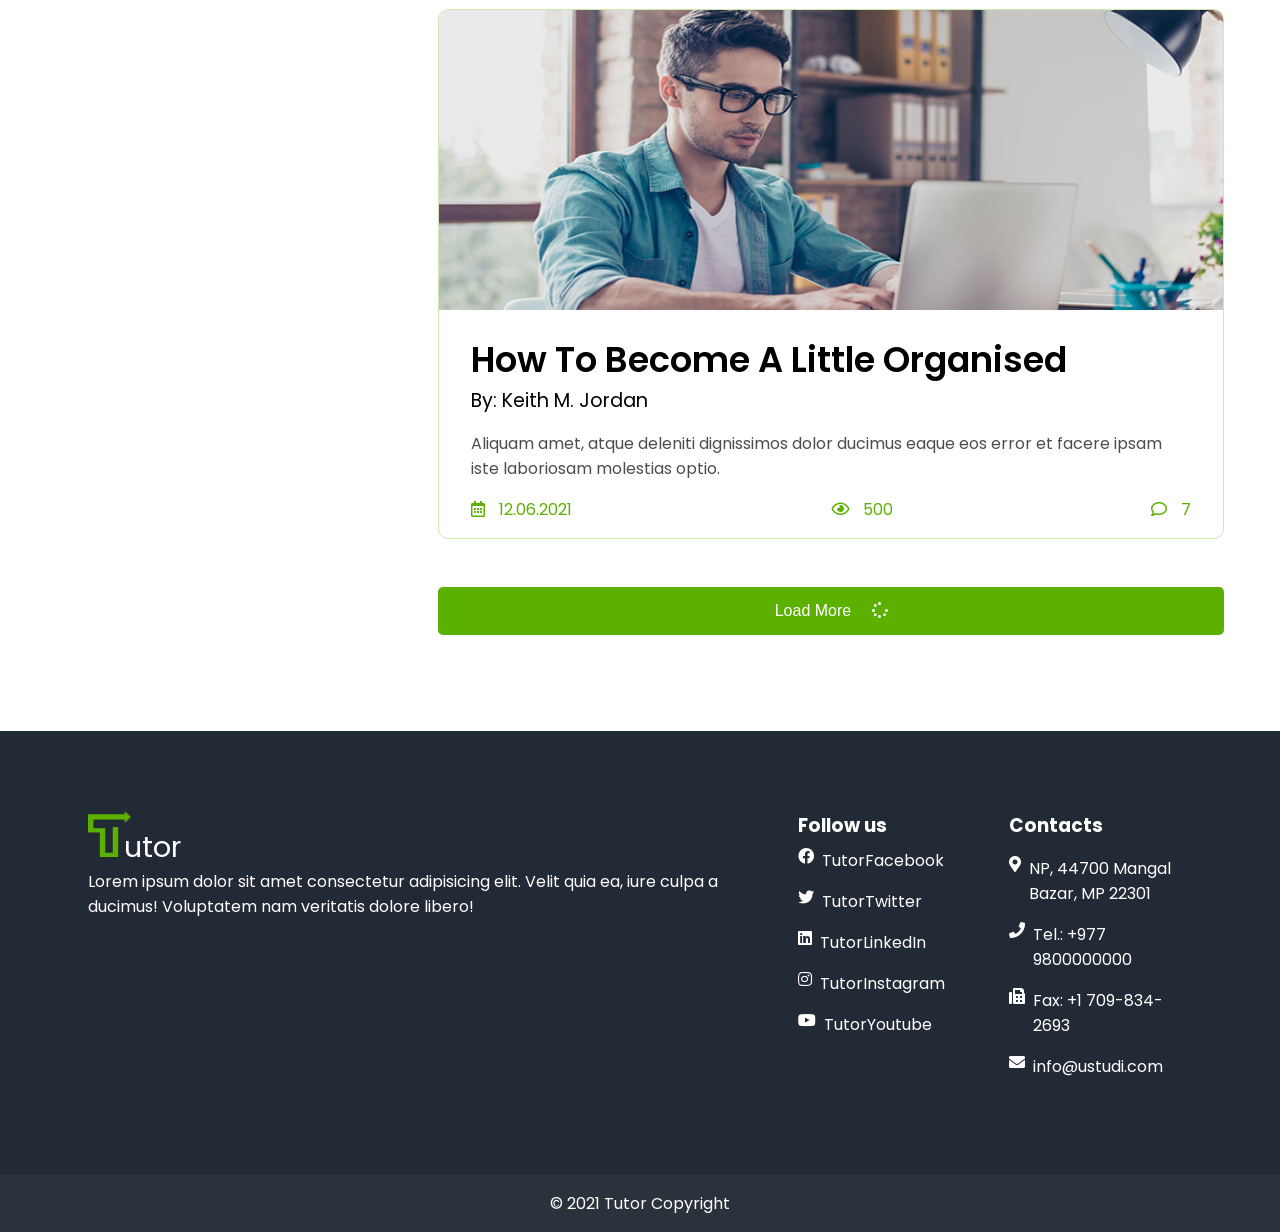
<file: blogs.html>
<!DOCTYPE html>
<html lang="en">
  <head>
    <meta charset="UTF-8" />
    <meta http-equiv="X-UA-Compatible" content="IE=edge" />
    <meta name="viewport" content="width=device-width, initial-scale=1.0" />
    <link rel="shortcut icon" type="image/png" href="assets/logo.png" />
    <link rel="stylesheet" href="/css/style.css" />
    <link rel="stylesheet" href="/css/blogs.css" />

    <title>Blogs</title>

    <!-- Google Fonts -->
    <link rel="preconnect" href="https://fonts.googleapis.com" />
    <link rel="preconnect" href="https://fonts.gstatic.com" crossorigin />
    <link
      href="https://fonts.googleapis.com/css2?family=Poppins:wght@300;400;500;600;700&display=swap"
      rel="stylesheet"
    />
    <link
      rel="stylesheet"
      href="https://use.fontawesome.com/releases/v5.15.4/css/all.css"
      integrity="sha384-DyZ88mC6Up2uqS4h/KRgHuoeGwBcD4Ng9SiP4dIRy0EXTlnuz47vAwmeGwVChigm"
      crossorigin="anonymous"
    />

    <!-- Theme -->
    <meta name="theme-color" content="#f6f5f7" />
    <meta
      name="description"
      content="Tutor is an online learning and teaching platform with over 100s of courses and 1 million students. Learn programming, web development, data science and more."
    />
    <meta name="keywords" content="tutor, online tutorial, online courses" />
    <meta name="subject" content="Online Tutorial and Courses" />
    <style>
      body {
        font-family: "Poppins", sans-serif;
      }
    </style>
  </head>
  <body style="overflow-x: hidden">
    <!-- ================= Header ======================= -->
    <header class="header">
      <div class="container">
        <div class="header__container">
          <a href="/index.html" id="header__logo">
            <img src="/assets/logo.png" alt="Tutor" />
            <span class="header__logo-text">utor</span>
          </a>
          <nav class="header__nav">
            <ul class="header__nav-box">
              <li class="header__nav-list">
                <a href="/index.html">Home</a>
              </li>
              <li class="header__nav-list">
                <a href="/about.html">About Us</a>
              </li>
              <li class="header__nav-list">
                <a href="/contact.html">Contact Us</a>
              </li>
              <li class="header__nav-list">
                <a href="/pricing.html">Pricing</a>
              </li>
            </ul>
          </nav>
          <div class="header__buttons">
            <button class="signup-btn">
              <i class="fas fa-sign-in-alt"></i>
              <a href="/signup.html">Sign Up</a>
            </button>
            <button class="login-btn">
              <i class="fas fa-user"></i>
              <a href="/login.html">Log In</a>
            </button>
            <button class="categories-btn">
              <i class="fas fa-bars"></i>
              <a href="/categories.html">Categories</a>
            </button>
          </div>
        </div>
      </div>
    </header>
    <!-- ===================== End of Header ========================= -->

    <!-- ==================== Banner ============================== -->
    <section id="banner">
      <div class="container">
        <div class="banner__container">
          <h1 class="heading-primary">Blogs</h1>
          <div class="page__route">
            <h3 class="heading-tertiary">Home / Page <span>/ Blogs</span></h3>
          </div>
        </div>
      </div>
    </section>

    <!-- ======================= End of Banner ======================  -->

    <!-- ============ Blogs =================== -->

    <main id="blogs">
      <div class="container">
        <div class="blogs__container">
          <div class="blogs__left">
            <form class="blogs__search">
              <h3 class="heading-tertiary">Search</h3>
              <div class="form-control">
                <i class="fas fa-search"></i>
                <input type="text" class="form-input" name="search" />
              </div>
            </form>

            <aside class="tags">
              <h2 class="heading-tertiary">Tags</h2>
              <div class="tags__container">
                <a href="#" class="tag-link">Technology</a>
                <a href="#" class="tag-link">Humanities</a>
                <a href="#" class="tag-link">Marketing</a>
                <a href="#" class="tag-link">Lifestyle</a>
                <a href="#" class="tag-link">Language</a>
                <a href="#" class="tag-link">Science</a>
                <a href="#" class="tag-link">Math</a>
              </div>
            </aside>

            <aside class="popular__blogs">
              <h2 class="heading-tertiary">Popular Posts</h2>
              <div class="popular__item">
                <img
                  src="/assets/colleagues/1.jpg"
                  alt="Tools of Trading: Modern Marketing"
                />
                <div class="popular__content">
                  <h4>Tools of Trading: Modern Marketing</h4>
                  <div class="date">
                    <i class="far fa-calendar-alt"></i>
                    <span>12.06.2021</span>
                  </div>
                </div>
              </div>
              <div class="popular__item">
                <img
                  src="/assets/colleagues/2.jpg"
                  alt="Tools of Trading: Modern Marketing"
                />
                <div class="popular__content">
                  <h4>Tools of Trading: Modern Marketing</h4>
                  <div class="date">
                    <i class="far fa-calendar-alt"></i>
                    <span>12.06.2021</span>
                  </div>
                </div>
              </div>
              <div class="popular__item">
                <img
                  src="/assets/colleagues/3.jpg"
                  alt="Tools of Trading: Modern Marketing"
                />
                <div class="popular__content">
                  <h4>Tools of Trading: Modern Marketing</h4>
                  <div class="date">
                    <i class="far fa-calendar-alt"></i>
                    <span>12.06.2021</span>
                  </div>
                </div>
              </div>
            </aside>
          </div>
          <div class="blogs__right">
            <div class="blog__item">
              <img
                src="/assets/blogs/01.jpg"
                alt="5 Ways to Break up Your Life Routine"
              />
              <div class="blog__content">
                <h1>5 Ways to Break up Your Life Routine</h1>
                <h3 class="heading-tertiary">By: Keith M. Jordan</h3>
                <p>
                  Lorem ipsum dolor sit amet consectetur adipisicing elit. Quo
                  facilis molestiae explicabo blanditiis in eos quis velit
                  ratione necessitatibus quam.
                </p>
                <div class="row">
                  <div class="date">
                    <i class="far fa-calendar-alt"></i>
                    <span>12.06.2021</span>
                  </div>
                  <div class="view">
                    <i class="far fa-eye"></i>
                    <span>500</span>
                  </div>
                  <div class="comment">
                    <i class="far fa-comment"></i>
                    <span>7</span>
                  </div>
                </div>
              </div>
            </div>
            <div class="blog__item">
              <img
                src="/assets/blogs/02.jpg"
                alt="Skills for Speaking Effectively"
              />
              <div class="blog__content">
                <h1>Skills for Speaking Effectively</h1>
                <h3 class="heading-tertiary">By: Keith M. Jordan</h3>
                <p>
                  Lorem ipsum dolor sit amet consectetur adipisicing elit. Quo
                  facilis molestiae explicabo blanditiis in eos quis velit
                  ratione necessitatibus quam.
                </p>
                <div class="row">
                  <div class="date">
                    <i class="far fa-calendar-alt"></i>
                    <span>12.06.2021</span>
                  </div>
                  <div class="view">
                    <i class="far fa-eye"></i>
                    <span>500</span>
                  </div>
                  <div class="comment">
                    <i class="far fa-comment"></i>
                    <span>7</span>
                  </div>
                </div>
              </div>
            </div>
            <div class="blog__item">
              <img
                src="/assets/blogs/03.jpg"
                alt="How To Become A Little Organised"
              />
              <div class="blog__content">
                <h1>How To Become A Little Organised</h1>
                <h3 class="heading-tertiary">By: Keith M. Jordan</h3>
                <p>
                  Aliquam amet, atque deleniti dignissimos dolor ducimus eaque
                  eos error et facere ipsam iste laboriosam molestias optio.
                </p>
                <div class="row">
                  <div class="date">
                    <i class="far fa-calendar-alt"></i>
                    <span>12.06.2021</span>
                  </div>
                  <div class="view">
                    <i class="far fa-eye"></i>
                    <span>500</span>
                  </div>
                  <div class="comment">
                    <i class="far fa-comment"></i>
                    <span>7</span>
                  </div>
                </div>
              </div>
            </div>
            <button class="btn btn-primary">
              Load More
              <i class="fas fa-spinner"></i>
            </button>
          </div>
        </div>
      </div>
    </main>

    <!-- =================== End of Blogs ============ -->

    <!-- ============ Footer ============== -->
    <footer class="footer">
      <div class="container">
        <div class="footer__container">
          <div class="footer__description">
            <a href="#">
              <div id="header__logo">
                <img src="/assets/logo.png" alt="Tutor" />
                <span class="header__logo-text">utor</span>
              </div>
            </a>
            <p class="paragraph">
              Lorem ipsum dolor sit amet consectetur adipisicing elit. Velit
              quia ea, iure culpa a ducimus! Voluptatem nam veritatis dolore
              libero!
            </p>
          </div>
          <div class="footer__links">
            <h3 class="widget-title">Follow us</h3>
            <a class="link" href="https://www.facebook.com" target="_blank">
              <i class="fab fa-facebook" title="facebook"></i>
              TutorFacebook
            </a>
            <a class="link" href="https://www.twitter.com" target="_blank">
              <i class="fab fa-twitter" title="twitter"></i>
              TutorTwitter
            </a>
            <a class="link" href="https://www.linkedin.com" target="_blank">
              <i class="fab fa-linkedin" title="linkedin"></i>
              TutorLinkedIn
            </a>
            <a class="link" href="https://www.instagram.com" target="_blank">
              <i class="fab fa-instagram" title="instagram"></i>
              TutorInstagram
            </a>
            <a class="link" href="https://www.youtube.com" target="_blank">
              <i class="fab fa-youtube" title="youtube"></i>
              TutorYoutube
            </a>
          </div>
          <div class="footer__contacts">
            <h3>Contacts</h3>
            <div class="footer__contact">
              <i class="fas fa-map-marker-alt"></i>
              <p class="media-body">NP, 44700 Mangal Bazar, MP 22301</p>
            </div>
            <div class="footer__contact">
              <i class="fas fa-phone"></i>
              <p class="media-body">Tel.: +977 9800000000</p>
            </div>
            <div class="footer__contact">
              <i class="fas fa-fax"></i>
              <p class="media-body">Fax: +1 709-834-2693</p>
            </div>
            <div class="footer__contact">
              <i class="fa fa-envelope"></i>
              <p class="media-body">
                <a href="tutor@gmail.com">info@ustudi.com</a>
              </p>
            </div>
          </div>
        </div>
      </div>
    </footer>
    <!-- =========== End of Footer =========== -->

    <section class="page__copyright">
      <div class="container">
        <p class="paragraph">
          &copy; <span class="copyright_year">2021</span> Tutor Copyright
        </p>
      </div>
    </section>

    <script src="/js/app.js"></script>
  </body>
</html>
</file>
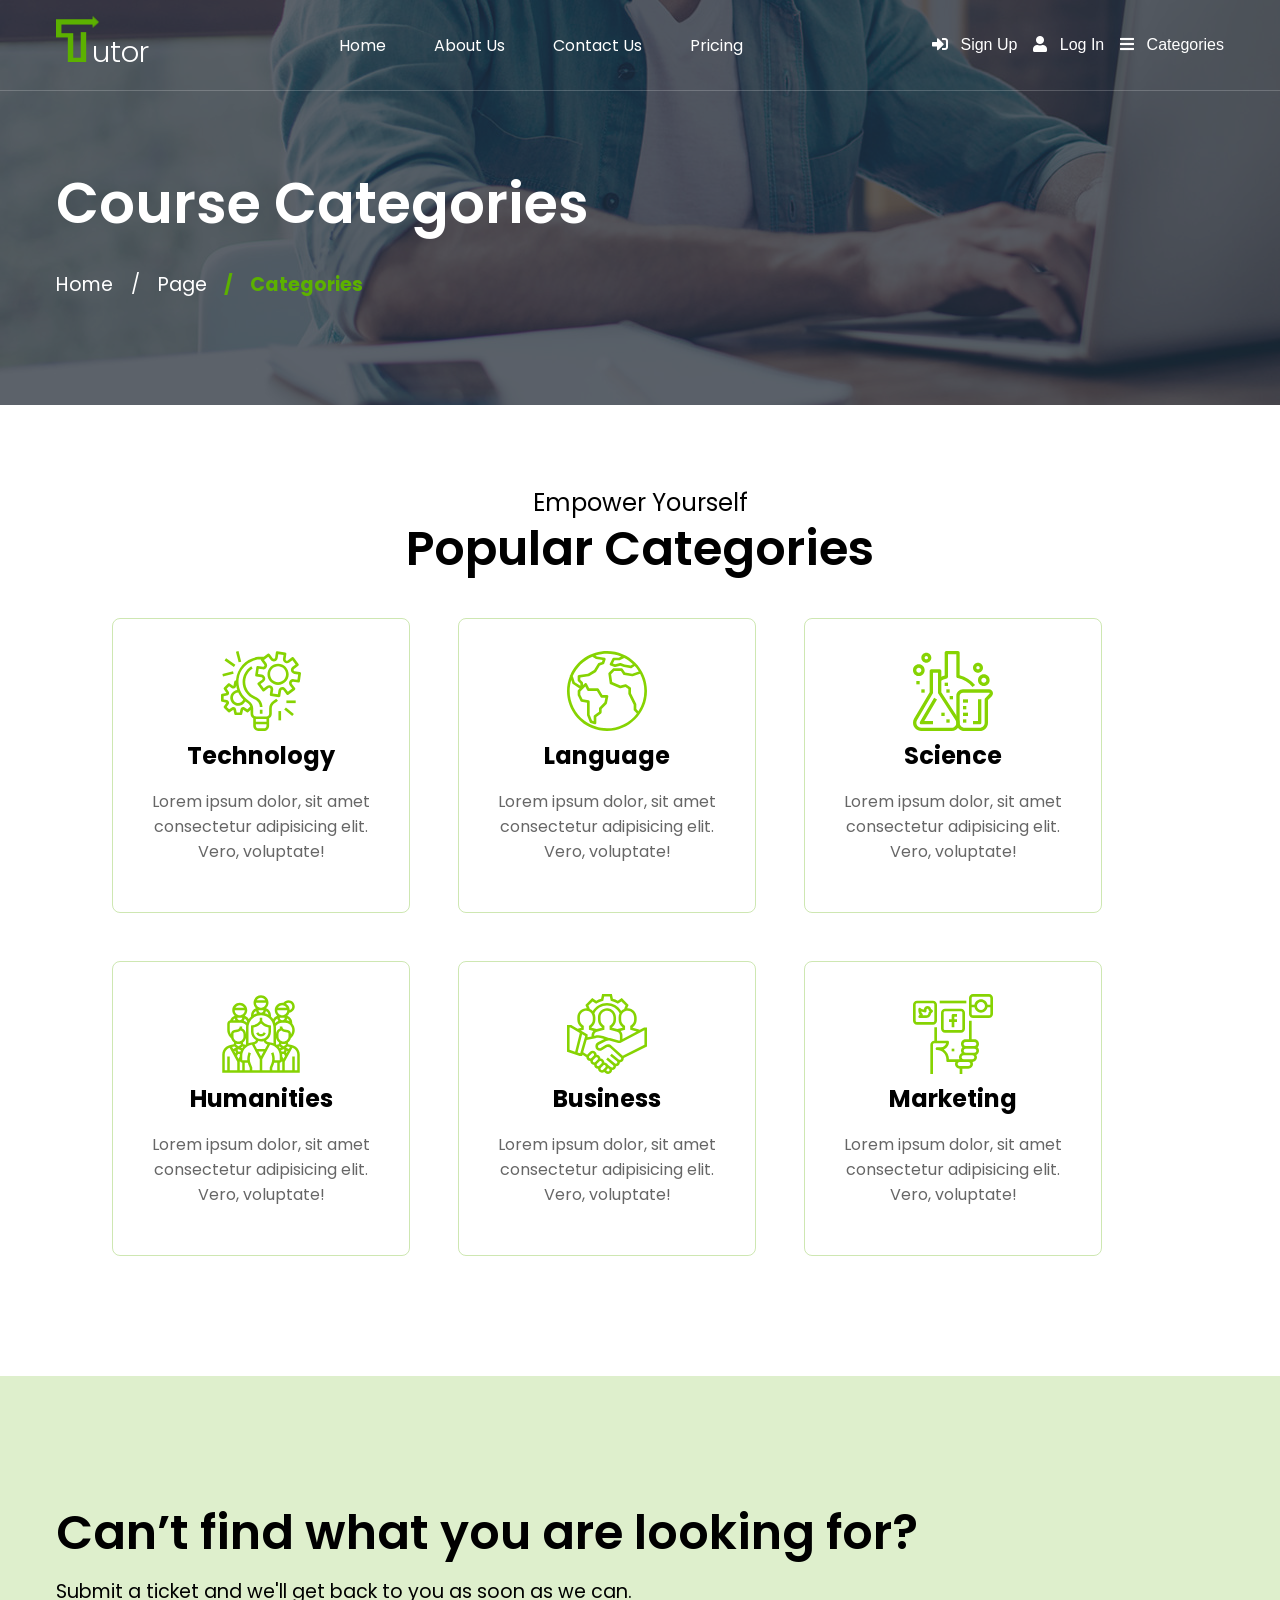
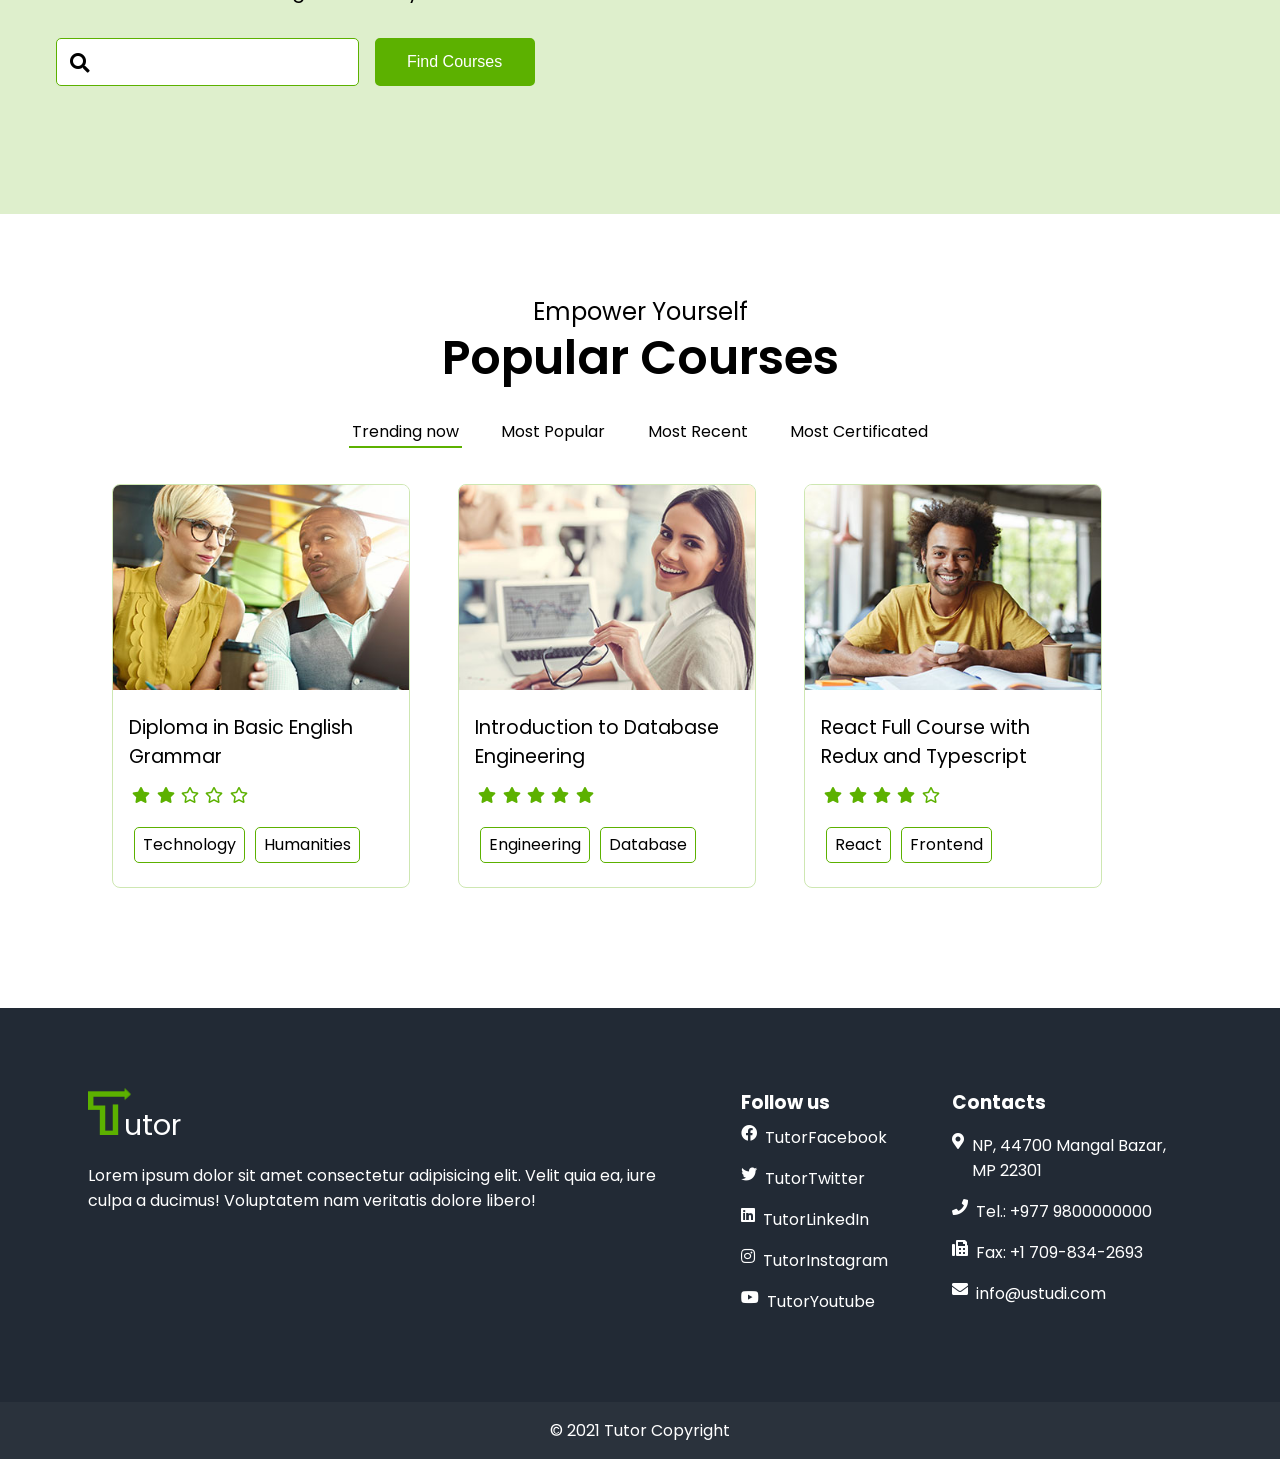
<file: categories.html>
<!DOCTYPE html>
<html lang="en">
  <head>
    <meta charset="UTF-8" />
    <meta http-equiv="X-UA-Compatible" content="IE=edge" />
    <meta name="viewport" content="width=device-width, initial-scale=1.0" />
    <link rel="shortcut icon" type="image/png" href="assets/logo.png" />
    <link rel="stylesheet" href="/css/style.css" />
    <link rel="stylesheet" href="/css/categories.css" />

    <title>Course Categories</title>

    <!-- Google Fonts -->
    <link rel="preconnect" href="https://fonts.googleapis.com" />
    <link rel="preconnect" href="https://fonts.gstatic.com" crossorigin />
    <link
      href="https://fonts.googleapis.com/css2?family=Poppins:wght@300;400;500;600;700&display=swap"
      rel="stylesheet"
    />
    <link
      rel="stylesheet"
      href="https://use.fontawesome.com/releases/v5.15.4/css/all.css"
      integrity="sha384-DyZ88mC6Up2uqS4h/KRgHuoeGwBcD4Ng9SiP4dIRy0EXTlnuz47vAwmeGwVChigm"
      crossorigin="anonymous"
    />

    <!-- Theme -->
    <meta name="theme-color" content="#f6f5f7" />
    <meta
      name="description"
      content="Tutor is an online learning and teaching platform with over 100s of courses and 1 million students. Learn programming, web development, data science and more."
    />
    <meta name="keywords" content="tutor, online tutorial, online courses" />
    <meta name="subject" content="Online Tutorial and Courses" />
    <style>
      body {
        font-family: "Poppins", sans-serif;
      }
    </style>
  </head>
  <body style="overflow-x: hidden">
    <!-- ================= Header ======================= -->
    <header class="header">
      <div class="container">
        <div class="header__container">
          <a href="/index.html" id="header__logo">
            <img src="/assets/logo.png" alt="Tutor" />
            <span class="header__logo-text">utor</span>
          </a>
          <nav class="header__nav">
            <ul class="header__nav-box">
              <li class="header__nav-list">
                <a href="/index.html">Home</a>
              </li>
              <li class="header__nav-list">
                <a href="/about.html">About Us</a>
              </li>
              <li class="header__nav-list">
                <a href="/contact.html">Contact Us</a>
              </li>
              <li class="header__nav-list">
                <a href="/pricing.html">Pricing</a>
              </li>
            </ul>
          </nav>
          <div class="header__buttons">
            <button class="signup-btn">
              <i class="fas fa-sign-in-alt"></i>
              <a href="/signup.html">Sign Up</a>
            </button>
            <button class="login-btn">
              <i class="fas fa-user"></i>
              <a href="/login.html">Log In</a>
            </button>
            <button class="categories-btn">
              <i class="fas fa-bars"></i>
              <a href="/categories.html">Categories</a>
            </button>
          </div>
        </div>
      </div>
    </header>

    <!-- ===================== End of Header ========================= -->

    <!-- ==================== Banner ============================== -->
    <section id="banner">
      <div class="container">
        <div class="banner__container">
          <h1 class="heading-primary">Course Categories</h1>
          <div class="page__route">
            <h3 class="heading-tertiary">
              Home / Page <span>/ Categories</span>
            </h3>
          </div>
        </div>
      </div>
    </section>

    <!-- ======================= End of Banner ======================  -->

    <!-- =============== Popular Categories ========================== -->

    <section id="categories">
      <div class="container">
        <div class="categories__container">
          <div class="categories__container-title text-center">
            <h2 class="heading-secondary">Empower Yourself</h2>
            <h1 class="heading-primary">Popular Categories</h1>
          </div>
          <div class="categories-item__container">
            <!-- Course Item 1 -->
            <div class="categories-item">
              <div class="categories-item-media">
                <img
                  src="/assets/svg/project-management.svg"
                  alt="technology"
                />
              </div>
              <div class="categories-item-content">
                <h1>Technology</h1>
                <p class="paragraph">
                  Lorem ipsum dolor, sit amet consectetur adipisicing elit.
                  Vero, voluptate!
                </p>
              </div>
            </div>
            <!-- Course Item 2 -->
            <div class="categories-item">
              <div class="categories-item-media">
                <img src="/assets/svg/worldwide.svg" alt="technology" />
              </div>
              <div class="categories-item-content">
                <h1>Language</h1>
                <p class="paragraph">
                  Lorem ipsum dolor, sit amet consectetur adipisicing elit.
                  Vero, voluptate!
                </p>
              </div>
            </div>
            <!-- Course Item 3 -->
            <div class="categories-item">
              <div class="categories-item-media">
                <img src="/assets/svg/laboratory.svg" alt="technology" />
              </div>
              <div class="categories-item-content">
                <h1>Science</h1>
                <p class="paragraph">
                  Lorem ipsum dolor, sit amet consectetur adipisicing elit.
                  Vero, voluptate!
                </p>
              </div>
            </div>
            <!-- Course Item 4 -->
            <div class="categories-item">
              <div class="categories-item-media">
                <img src="/assets/svg/human.svg" alt="technology" />
              </div>
              <div class="categories-item-content">
                <h1>Humanities</h1>
                <p class="paragraph">
                  Lorem ipsum dolor, sit amet consectetur adipisicing elit.
                  Vero, voluptate!
                </p>
              </div>
            </div>
            <!-- Course Item 5 -->
            <div class="categories-item">
              <div class="categories-item-media">
                <img src="/assets/svg/team.svg" alt="technology" />
              </div>
              <div class="categories-item-content">
                <h1>Business</h1>
                <p class="paragraph">
                  Lorem ipsum dolor, sit amet consectetur adipisicing elit.
                  Vero, voluptate!
                </p>
              </div>
            </div>
            <!-- Course Item 6 -->
            <div class="categories-item">
              <div class="categories-item-media">
                <img src="/assets/svg/social-media.svg" alt="technology" />
              </div>
              <div class="categories-item-content">
                <h1>Marketing</h1>
                <p class="paragraph">
                  Lorem ipsum dolor, sit amet consectetur adipisicing elit.
                  Vero, voluptate!
                </p>
              </div>
            </div>
          </div>
        </div>
      </div>
    </section>

    <!-- ============= End of Popular Categories ================ -->

    <section id="special__banner">
      <div class="container">
        <div class="special__banner__container">
          <h2 class="heading-primary">Can’t find what you are looking for?</h2>
          <h3 class="heading-tertiary">
            Submit a ticket and we'll get back to you as soon as we can.
          </h3>
          <form class="form">
            <div class="form-control">
              <i class="fas fa-search"></i>
              <input type="text" name="search" class="form-input" />
            </div>
            <button class="btn btn-form">Find Courses</button>
          </form>
        </div>
      </div>
    </section>

    <!-- =============== Popular Courses ========================== -->

    <section id="courses">
      <div class="container">
        <div class="courses__container">
          <div class="courses__container-title text-center">
            <h2 class="heading-secondary">Empower Yourself</h2>
            <h1 class="heading-primary">Popular Courses</h1>
            <div class="courses__container-filter">
              <a href="#" data-filter="trending">Trending now</a>
              <a href="#" data-filter="popular">Most Popular</a>
              <a href="#" data-filter="recent">Most Recent</a>
              <a href="#" data-filter="certificated">Most Certificated</a>
            </div>
          </div>
          <div class="course-item__container">
            <!-- Course Item 1 -->
            <div class="course-item">
              <div class="course-item-media">
                <img
                  src="/assets/courses/01.jpg"
                  alt="Diploma in Basic English Grammar"
                />
              </div>
              <div class="course-item-content">
                <h3 class="heading-tertiary">
                  <a href="#">Diploma in Basic English Grammar</a>
                </h3>
                <div class="course-item-star-rating">
                  <i class="fas fa-star"></i>
                  <i class="fas fa-star"></i>
                  <i class="far fa-star"></i>
                  <i class="far fa-star"></i>
                  <i class="far fa-star"></i>
                </div>
                <div class="course-item-tags">
                  <div class="course-item-tag-link">Technology</div>
                  <div class="course-item-tag-link">Humanities</div>
                </div>
              </div>
              <div class="course-item__description">
                <h3 class="heading-tertiary">
                  Diploma in Basic English Grammar
                </h3>
                <p class="paragraph">
                  Lorem ipsum dolor sit amet consectetur adipisicing elit.
                  Tempora ea itaque id quaerat temporibus corrupti nihil.
                </p>
                <div class="course-item-star-rating">
                  <i class="fas fa-star"></i>
                  <i class="fas fa-star"></i>
                  <i class="far fa-star"></i>
                  <i class="far fa-star"></i>
                  <i class="far fa-star"></i>
                </div>
                <button class="btn btn-primary">Start Now</button>
                <div class="course-item-tags">
                  <div class="course-item-tag-link">Technology</div>
                  <div class="course-item-tag-link">Humanities</div>
                </div>
              </div>
            </div>
            <!-- Course Item 2 -->
            <div class="course-item">
              <div class="course-item-media">
                <img
                  src="/assets/courses/02.jpg"
                  alt="Introduction to Database Engineering"
                />
              </div>
              <div class="course-item-content">
                <h3 class="heading-tertiary">
                  <a href="#">Introduction to Database Engineering</a>
                </h3>
                <div class="course-item-star-rating">
                  <i class="fas fa-star"></i>
                  <i class="fas fa-star"></i>
                  <i class="fas fa-star"></i>
                  <i class="fas fa-star"></i>
                  <i class="fas fa-star"></i>
                </div>
                <div class="course-item-tags">
                  <a href="#" class="course-item-tag-link"> Engineering </a>
                  <a href="#" class="course-item-tag-link"> Database </a>
                </div>
              </div>
              <div class="course-item__description">
                <h3 class="heading-tertiary">
                  Introduction to Database Engineering
                </h3>
                <p class="paragraph">
                  Lorem ipsum dolor sit amet consectetur adipisicing elit.
                  Tempora ea itaque id quaerat temporibus corrupti nihil.
                </p>
                <div class="course-item-star-rating">
                  <i class="fas fa-star"></i>
                  <i class="fas fa-star"></i>
                  <i class="fas fa-star"></i>
                  <i class="fas fa-star"></i>
                  <i class="fas fa-star"></i>
                </div>
                <button class="btn btn-primary">Start Now</button>
                <div class="course-item-tags">
                  <div class="course-item-tag-link">Engineering</div>
                  <div class="course-item-tag-link">Database</div>
                </div>
              </div>
            </div>
            <!-- Course Item 3 -->
            <div class="course-item">
              <div class="course-item-media">
                <img src="/assets/courses/03.jpg" alt="All about React Hooks" />
              </div>
              <div class="course-item-content">
                <h3 class="heading-tertiary">
                  <a href="#">React Full Course with Redux and Typescript</a>
                </h3>
                <div class="course-item-star-rating">
                  <i class="fas fa-star"></i>
                  <i class="fas fa-star"></i>
                  <i class="fas fa-star"></i>
                  <i class="fas fa-star"></i>
                  <i class="far fa-star"></i>
                </div>
                <div class="course-item-tags">
                  <a href="#" class="course-item-tag-link"> React </a>
                  <a href="#" class="course-item-tag-link"> Frontend </a>
                </div>
              </div>
              <div class="course-item__description">
                <h3 class="heading-tertiary">
                  React Full Course with Redux and Typescript
                </h3>
                <p class="paragraph">
                  Lorem ipsum dolor sit amet consectetur adipisicing elit.
                  Tempora ea itaque id quaerat temporibus corrupti nihil.
                </p>
                <div class="course-item-star-rating">
                  <i class="fas fa-star"></i>
                  <i class="fas fa-star"></i>
                  <i class="fas fa-star"></i>
                  <i class="fas fa-star"></i>
                  <i class="far fa-star"></i>
                </div>
                <button class="btn btn-primary">Start Now</button>
                <div class="course-item-tags">
                  <div class="course-item-tag-link">React</div>
                  <div class="course-item-tag-link">Frontend</div>
                </div>
              </div>
            </div>
          </div>
        </div>
      </div>
    </section>

    <!-- ============= End of Popular Courses ================ -->

    <!-- ============ Footer ============== -->
    <footer class="footer">
      <div class="container">
        <div class="footer__container">
          <div class="footer__description">
            <a href="#">
              <div id="header__logo">
                <img src="/assets/logo.png" alt="Tutor" />
                <span class="header__logo-text">utor</span>
              </div>
            </a>
            <p class="paragraph">
              Lorem ipsum dolor sit amet consectetur adipisicing elit. Velit
              quia ea, iure culpa a ducimus! Voluptatem nam veritatis dolore
              libero!
            </p>
          </div>
          <div class="footer__links">
            <h3 class="widget-title">Follow us</h3>
            <a class="link" href="https://www.facebook.com" target="_blank">
              <i class="fab fa-facebook" title="facebook"></i>
              TutorFacebook
            </a>
            <a class="link" href="https://www.twitter.com" target="_blank">
              <i class="fab fa-twitter" title="twitter"></i>
              TutorTwitter
            </a>
            <a class="link" href="https://www.linkedin.com" target="_blank">
              <i class="fab fa-linkedin" title="linkedin"></i>
              TutorLinkedIn
            </a>
            <a class="link" href="https://www.instagram.com" target="_blank">
              <i class="fab fa-instagram" title="instagram"></i>
              TutorInstagram
            </a>
            <a class="link" href="https://www.youtube.com" target="_blank">
              <i class="fab fa-youtube" title="youtube"></i>
              TutorYoutube
            </a>
          </div>
          <div class="footer__contacts">
            <h3>Contacts</h3>
            <div class="footer__contact">
              <i class="fas fa-map-marker-alt"></i>
              <p class="media-body">NP, 44700 Mangal Bazar, MP 22301</p>
            </div>
            <div class="footer__contact">
              <i class="fas fa-phone"></i>
              <p class="media-body">Tel.: +977 9800000000</p>
            </div>
            <div class="footer__contact">
              <i class="fas fa-fax"></i>
              <p class="media-body">Fax: +1 709-834-2693</p>
            </div>
            <div class="footer__contact">
              <i class="fa fa-envelope"></i>
              <p class="media-body">
                <a href="tutor@gmail.com">info@ustudi.com</a>
              </p>
            </div>
          </div>
        </div>
      </div>
    </footer>
    <!-- =========== End of Footer =========== -->

    <section class="page__copyright">
      <div class="container">
        <p class="paragraph">
          &copy; <span class="copyright_year">2021</span> Tutor Copyright
        </p>
      </div>
    </section>

    <script src="/js/app.js"></script>
  </body>
</html>
</file>
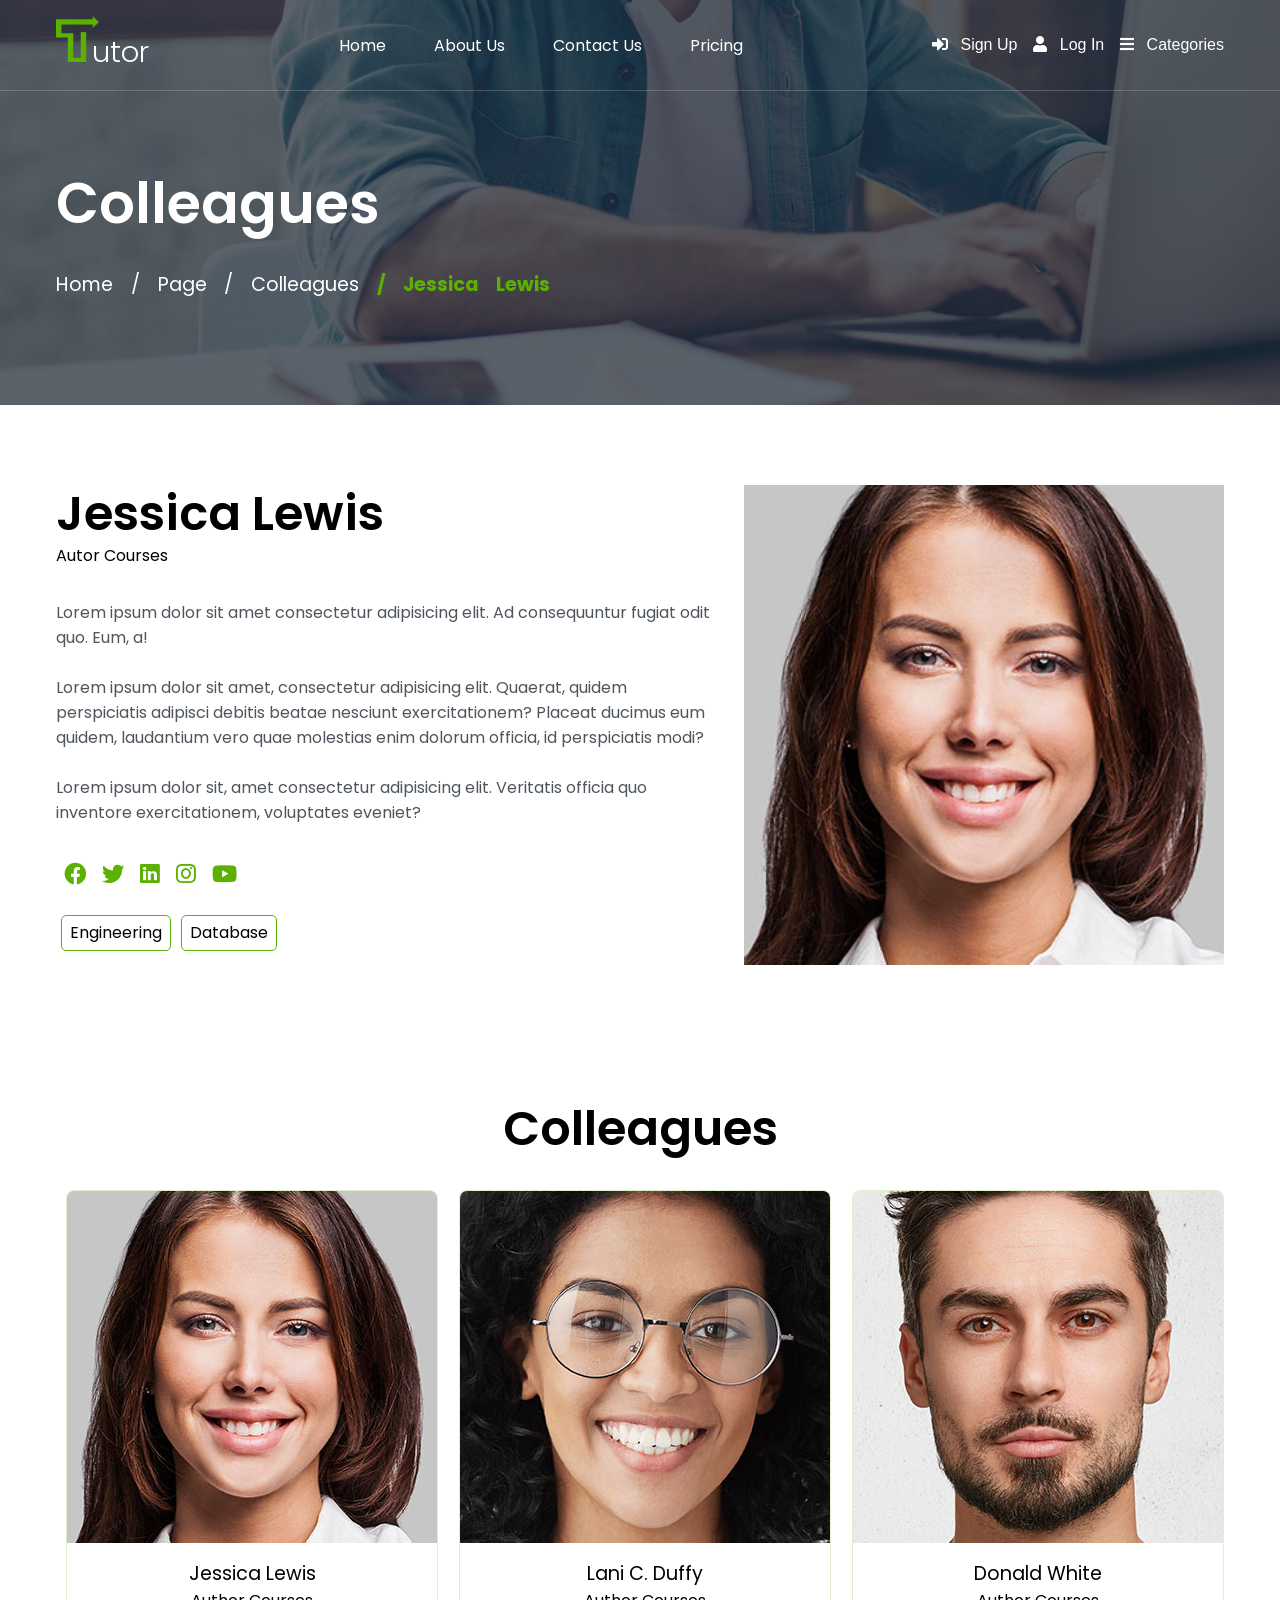
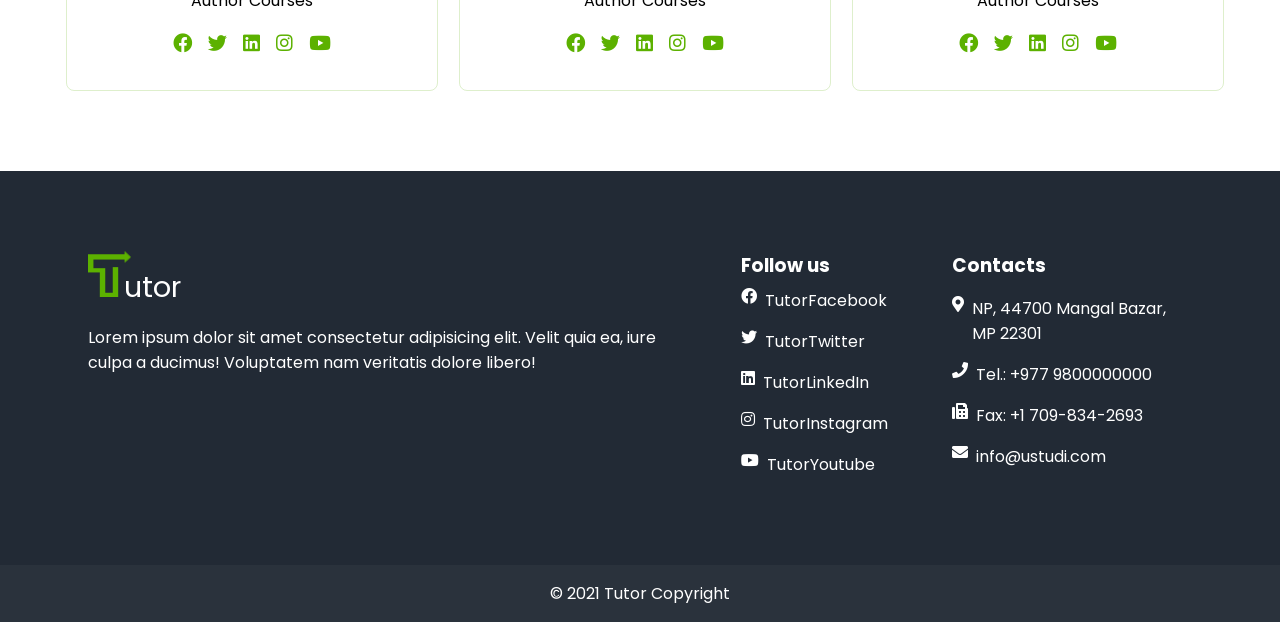
<file: colleague1.html>
<!DOCTYPE html>
<html lang="en">
  <head>
    <meta charset="UTF-8" />
    <meta http-equiv="X-UA-Compatible" content="IE=edge" />
    <meta name="viewport" content="width=device-width, initial-scale=1.0" />
    <link rel="shortcut icon" type="image/png" href="assets/logo.png" />
    <link rel="stylesheet" href="/css/style.css" />
    <link rel="stylesheet" href="/css/colleague.css" />

    <title>Jessica Lewis</title>

    <!-- Google Fonts -->
    <link rel="preconnect" href="https://fonts.googleapis.com" />
    <link rel="preconnect" href="https://fonts.gstatic.com" crossorigin />
    <link
      href="https://fonts.googleapis.com/css2?family=Poppins:wght@300;400;500;600;700&display=swap"
      rel="stylesheet"
    />
    <link
      rel="stylesheet"
      href="https://use.fontawesome.com/releases/v5.15.4/css/all.css"
      integrity="sha384-DyZ88mC6Up2uqS4h/KRgHuoeGwBcD4Ng9SiP4dIRy0EXTlnuz47vAwmeGwVChigm"
      crossorigin="anonymous"
    />

    <!-- Theme -->
    <meta name="theme-color" content="#f6f5f7" />
    <meta
      name="description"
      content="Tutor is an online learning and teaching platform with over 100s of courses and 1 million students. Learn programming, web development, data science and more."
    />
    <meta name="keywords" content="tutor, online tutorial, online courses" />
    <meta name="subject" content="Online Tutorial and Courses" />
    <style>
      body {
        font-family: "Poppins", sans-serif;
      }
    </style>
  </head>
  <body style="overflow-x: hidden">
    <!-- ================= Header ======================= -->
    <header class="header">
      <div class="container">
        <div class="header__container">
          <a href="/index.html" id="header__logo">
            <img src="/assets/logo.png" alt="Tutor" />
            <span class="header__logo-text">utor</span>
          </a>
          <nav class="header__nav">
            <ul class="header__nav-box">
              <li class="header__nav-list">
                <a href="/index.html">Home</a>
              </li>
              <li class="header__nav-list">
                <a href="/about.html">About Us</a>
              </li>
              <li class="header__nav-list">
                <a href="/contact.html">Contact Us</a>
              </li>
              <li class="header__nav-list">
                <a href="/pricing.html">Pricing</a>
              </li>
            </ul>
          </nav>
          <div class="header__buttons">
            <button class="signup-btn">
              <i class="fas fa-sign-in-alt"></i>
              <a href="/signup.html">Sign Up</a>
            </button>
            <button class="login-btn">
              <i class="fas fa-user"></i>
              <a href="/login.html">Log In</a>
            </button>
            <button class="categories-btn">
              <i class="fas fa-bars"></i>
              <a href="/categories.html">Categories</a>
            </button>
          </div>
        </div>
      </div>
    </header>
    <!-- ===================== End of Header ========================= -->

    <!-- ==================== Banner ============================== -->
    <section id="banner">
      <div class="container">
        <div class="banner__container">
          <h1 class="heading-primary">Colleagues</h1>
          <div class="page__route">
            <h3 class="heading-tertiary">
              Home / Page / Colleagues <span>/ Jessica Lewis</span>
            </h3>
          </div>
        </div>
      </div>
    </section>

    <!-- ======================= End of Banner ======================  -->

    <!-- ============== Colleague Description =========================== -->

    <main id="colleague_description">
      <div class="container">
        <div class="colleague__container">
          <div class="colleague__left">
            <h1 class="heading-primary">Jessica Lewis</h1>
            <p class="">Autor Courses</p>
            <div class="colleague__content">
              <p class="paragraph">
                Lorem ipsum dolor sit amet consectetur adipisicing elit. Ad
                consequuntur fugiat odit quo. Eum, a!
              </p>
              <br />
              <p class="paragraph">
                Lorem ipsum dolor sit amet, consectetur adipisicing elit.
                Quaerat, quidem perspiciatis adipisci debitis beatae nesciunt
                exercitationem? Placeat ducimus eum quidem, laudantium vero quae
                molestias enim dolorum officia, id perspiciatis modi?
              </p>
              <br />
              <p class="paragraph">
                Lorem ipsum dolor sit, amet consectetur adipisicing elit.
                Veritatis officia quo inventore exercitationem, voluptates
                eveniet?
              </p>
            </div>
            <ul class="colleague__links">
              <li>
                <a href="#">
                  <i class="fab fa-facebook" title="facebook"></i>
                </a>
              </li>
              <li>
                <a href="#">
                  <i class="fab fa-twitter" title="twitter"></i>
                </a>
              </li>
              <li>
                <a href="#">
                  <i class="fab fa-linkedin" title="linkedin"></i>
                </a>
              </li>
              <li>
                <a href="#">
                  <i class="fab fa-instagram" title="instagram"></i>
                </a>
              </li>
              <li>
                <a href="#">
                  <i class="fab fa-youtube" title="youtube"></i>
                </a>
              </li>
            </ul>
            <div class="colleague-tags">
              <div class="colleague-tag-link">Engineering</div>
              <div class="colleague-tag-link">Database</div>
            </div>
          </div>
          <div class="colleague__right">
            <img src="/assets/colleagues/1.jpg" alt="Jessica Lewis" />
          </div>
        </div>
      </div>
    </main>

    <!-- =========== End of Colleague Description ============ -->

    <!-- ========== Colleagues =================== -->

    <section id="colleagues">
      <div class="container">
        <div class="colleagues__container">
          <h1 class="heading-primary">Colleagues</h1>
          <div class="colleagues_item__container">
            <a href="/colleague1.html">
              <div class="colleagues__item">
                <div class="colleagues__item-media">
                  <img src="/assets/colleagues/1.jpg" alt="Jessica Lewis" />
                </div>
                <div class="colleagues__item-content">
                  <h3 class="heading-tertiary">Jessica Lewis</h3>
                  <p class="paragraph">Author Courses</p>
                  <ul class="colleagues__links">
                    <li>
                      <a href="#">
                        <i class="fab fa-facebook" title="facebook"></i>
                      </a>
                    </li>
                    <li>
                      <a href="#">
                        <i class="fab fa-twitter" title="twitter"></i>
                      </a>
                    </li>
                    <li>
                      <a href="#">
                        <i class="fab fa-linkedin" title="linkedin"></i>
                      </a>
                    </li>
                    <li>
                      <a href="#">
                        <i class="fab fa-instagram" title="instagram"></i>
                      </a>
                    </li>
                    <li>
                      <a href="#">
                        <i class="fab fa-youtube" title="youtube"></i>
                      </a>
                    </li>
                  </ul>
                </div>
              </div>
            </a>
            <a href="/colleague2.html">
              <div class="colleagues__item">
                <div class="colleagues__item-media">
                  <img src="/assets/colleagues/2.jpg" alt="Lani C. Duffy" />
                </div>
                <div class="colleagues__item-content">
                  <h3 class="heading-tertiary">Lani C. Duffy</h3>
                  <p class="paragraph">Author Courses</p>
                  <ul class="colleagues__links">
                    <li>
                      <a href="#">
                        <i class="fab fa-facebook" title="facebook"></i>
                      </a>
                    </li>
                    <li>
                      <a href="#">
                        <i class="fab fa-twitter" title="twitter"></i>
                      </a>
                    </li>
                    <li>
                      <a href="#">
                        <i class="fab fa-linkedin" title="linkedin"></i>
                      </a>
                    </li>
                    <li>
                      <a href="#">
                        <i class="fab fa-instagram" title="instagram"></i>
                      </a>
                    </li>
                    <li>
                      <a href="#">
                        <i class="fab fa-youtube" title="youtube"></i>
                      </a>
                    </li>
                  </ul>
                </div>
              </div>
            </a>
            <a href="/colleague3.html">
              <div class="colleagues__item">
                <div class="colleagues__item-media">
                  <img src="/assets/colleagues/3.jpg" alt="Donald White" />
                </div>
                <div class="colleagues__item-content">
                  <h3 class="heading-tertiary">Donald White</h3>
                  <p class="paragraph">Author Courses</p>
                  <ul class="colleagues__links">
                    <li>
                      <a href="#">
                        <i class="fab fa-facebook" title="facebook"></i>
                      </a>
                    </li>
                    <li>
                      <a href="#">
                        <i class="fab fa-twitter" title="twitter"></i>
                      </a>
                    </li>
                    <li>
                      <a href="#">
                        <i class="fab fa-linkedin" title="linkedin"></i>
                      </a>
                    </li>
                    <li>
                      <a href="#">
                        <i class="fab fa-instagram" title="instagram"></i>
                      </a>
                    </li>
                    <li>
                      <a href="#">
                        <i class="fab fa-youtube" title="youtube"></i>
                      </a>
                    </li>
                  </ul>
                </div>
              </div>
            </a>
          </div>
        </div>
      </div>
    </section>

    <!-- ============ End of Colleagues =========== -->

    <!-- ============ Footer ============== -->
    <footer class="footer">
      <div class="container">
        <div class="footer__container">
          <div class="footer__description">
            <a href="#">
              <div id="header__logo">
                <img src="/assets/logo.png" alt="Tutor" />
                <span class="header__logo-text">utor</span>
              </div>
            </a>
            <p class="paragraph">
              Lorem ipsum dolor sit amet consectetur adipisicing elit. Velit
              quia ea, iure culpa a ducimus! Voluptatem nam veritatis dolore
              libero!
            </p>
          </div>
          <div class="footer__links">
            <h3 class="widget-title">Follow us</h3>
            <a class="link" href="https://www.facebook.com" target="_blank">
              <i class="fab fa-facebook" title="facebook"></i>
              TutorFacebook
            </a>
            <a class="link" href="https://www.twitter.com" target="_blank">
              <i class="fab fa-twitter" title="twitter"></i>
              TutorTwitter
            </a>
            <a class="link" href="https://www.linkedin.com" target="_blank">
              <i class="fab fa-linkedin" title="linkedin"></i>
              TutorLinkedIn
            </a>
            <a class="link" href="https://www.instagram.com" target="_blank">
              <i class="fab fa-instagram" title="instagram"></i>
              TutorInstagram
            </a>
            <a class="link" href="https://www.youtube.com" target="_blank">
              <i class="fab fa-youtube" title="youtube"></i>
              TutorYoutube
            </a>
          </div>
          <div class="footer__contacts">
            <h3>Contacts</h3>
            <div class="footer__contact">
              <i class="fas fa-map-marker-alt"></i>
              <p class="media-body">NP, 44700 Mangal Bazar, MP 22301</p>
            </div>
            <div class="footer__contact">
              <i class="fas fa-phone"></i>
              <p class="media-body">Tel.: +977 9800000000</p>
            </div>
            <div class="footer__contact">
              <i class="fas fa-fax"></i>
              <p class="media-body">Fax: +1 709-834-2693</p>
            </div>
            <div class="footer__contact">
              <i class="fa fa-envelope"></i>
              <p class="media-body">
                <a href="tutor@gmail.com">info@ustudi.com</a>
              </p>
            </div>
          </div>
        </div>
      </div>
    </footer>
    <!-- =========== End of Footer =========== -->

    <section class="page__copyright">
      <div class="container">
        <p class="paragraph">
          &copy; <span class="copyright_year">2021</span> Tutor Copyright
        </p>
      </div>
    </section>

    <script src="/js/app.js"></script>
  </body>
</html>
</file>
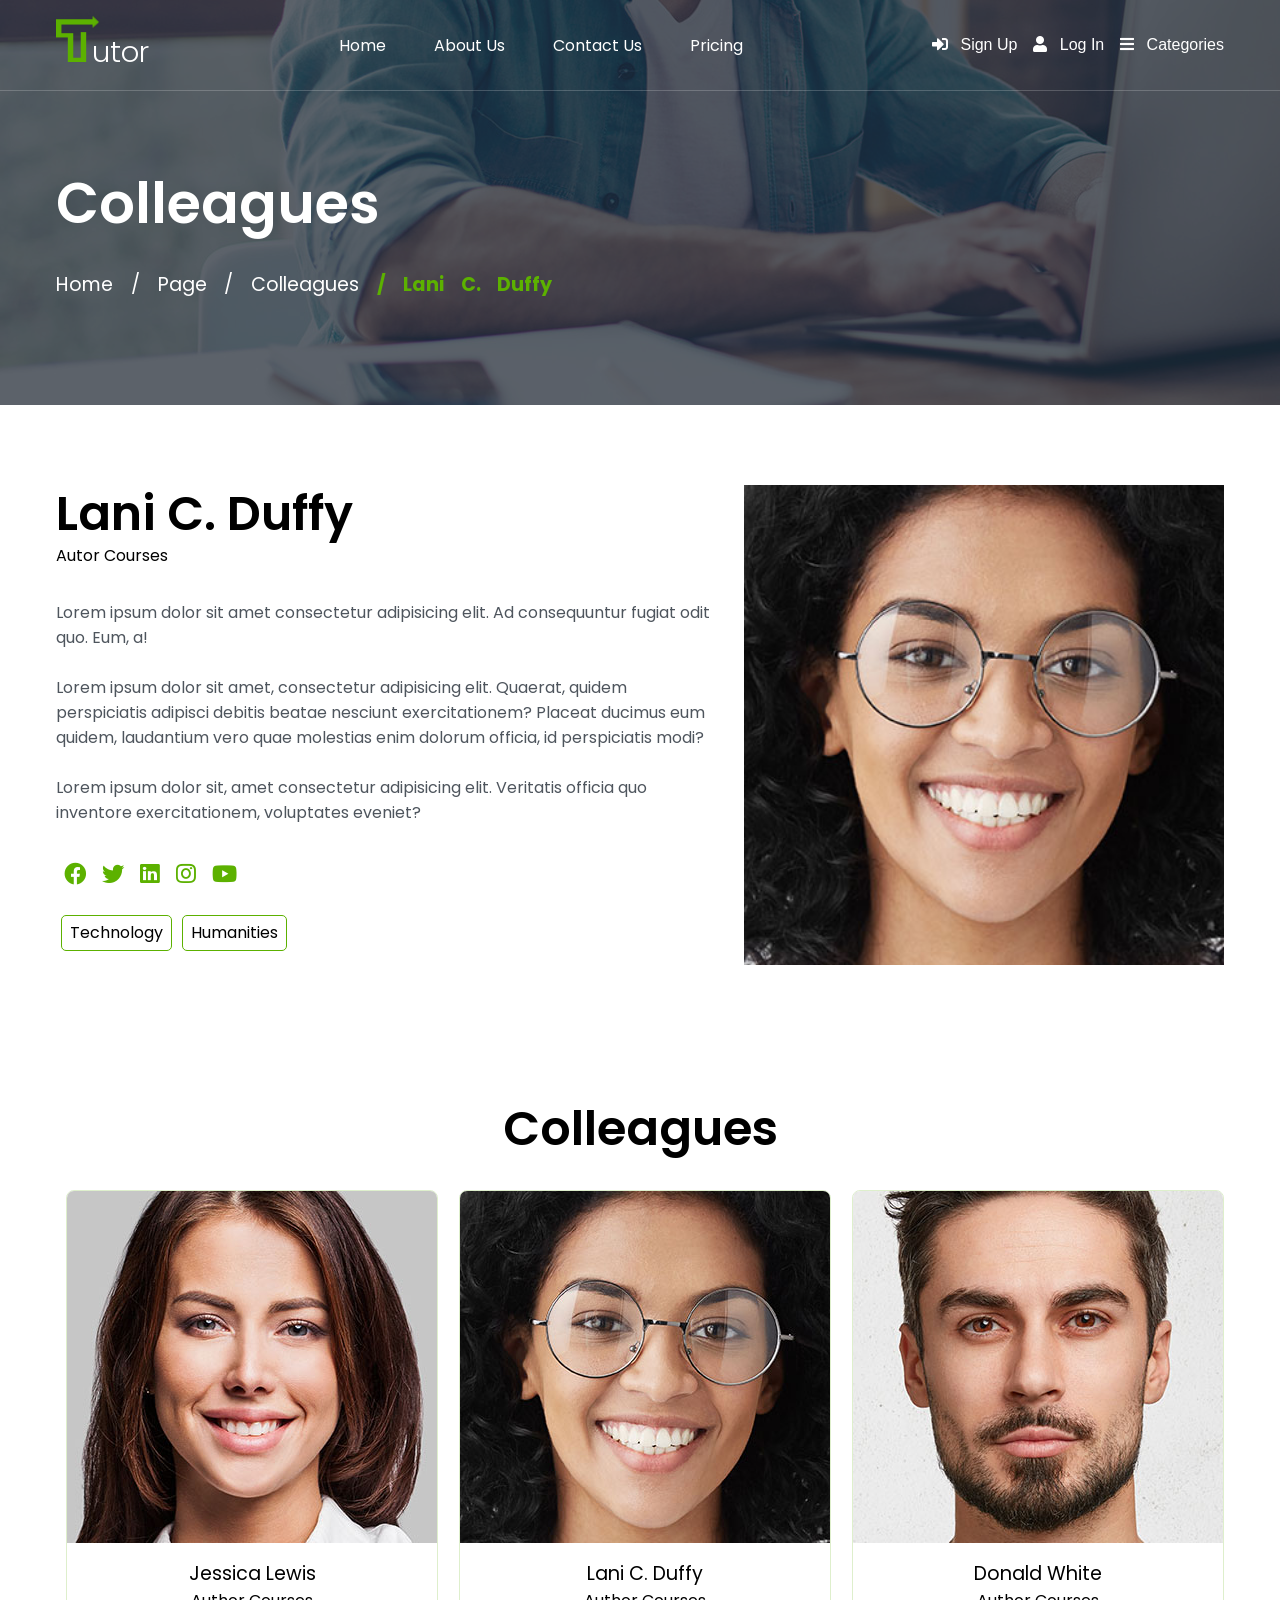
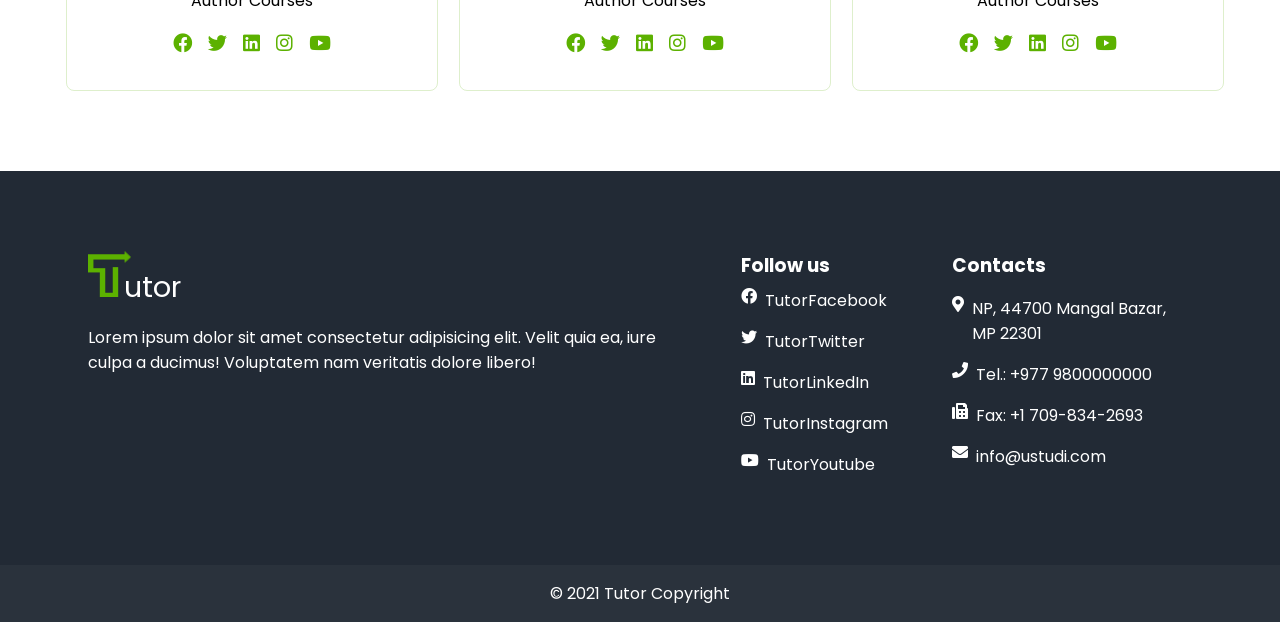
<file: colleague2.html>
<!DOCTYPE html>
<html lang="en">
  <head>
    <meta charset="UTF-8" />
    <meta http-equiv="X-UA-Compatible" content="IE=edge" />
    <meta name="viewport" content="width=device-width, initial-scale=1.0" />
    <link rel="shortcut icon" type="image/png" href="assets/logo.png" />
    <link rel="stylesheet" href="/css/style.css" />
    <link rel="stylesheet" href="/css/colleague.css" />

    <title>Lani C. Duffy</title>

    <!-- Google Fonts -->
    <link rel="preconnect" href="https://fonts.googleapis.com" />
    <link rel="preconnect" href="https://fonts.gstatic.com" crossorigin />
    <link
      href="https://fonts.googleapis.com/css2?family=Poppins:wght@300;400;500;600;700&display=swap"
      rel="stylesheet"
    />
    <link
      rel="stylesheet"
      href="https://use.fontawesome.com/releases/v5.15.4/css/all.css"
      integrity="sha384-DyZ88mC6Up2uqS4h/KRgHuoeGwBcD4Ng9SiP4dIRy0EXTlnuz47vAwmeGwVChigm"
      crossorigin="anonymous"
    />

    <!-- Theme -->
    <meta name="theme-color" content="#f6f5f7" />
    <meta
      name="description"
      content="Tutor is an online learning and teaching platform with over 100s of courses and 1 million students. Learn programming, web development, data science and more."
    />
    <meta name="keywords" content="tutor, online tutorial, online courses" />
    <meta name="subject" content="Online Tutorial and Courses" />
    <style>
      body {
        font-family: "Poppins", sans-serif;
      }
    </style>
  </head>
  <body style="overflow-x: hidden">
    <!-- ================= Header ======================= -->
    <header class="header">
      <div class="container">
        <div class="header__container">
          <a href="/index.html" id="header__logo">
            <img src="/assets/logo.png" alt="Tutor" />
            <span class="header__logo-text">utor</span>
          </a>
          <nav class="header__nav">
            <ul class="header__nav-box">
              <li class="header__nav-list">
                <a href="/index.html">Home</a>
              </li>
              <li class="header__nav-list">
                <a href="/about.html">About Us</a>
              </li>
              <li class="header__nav-list">
                <a href="/contact.html">Contact Us</a>
              </li>
              <li class="header__nav-list">
                <a href="/pricing.html">Pricing</a>
              </li>
            </ul>
          </nav>
          <div class="header__buttons">
            <button class="signup-btn">
              <i class="fas fa-sign-in-alt"></i>
              <a href="/signup.html">Sign Up</a>
            </button>
            <button class="login-btn">
              <i class="fas fa-user"></i>
              <a href="/login.html">Log In</a>
            </button>
            <button class="categories-btn">
              <i class="fas fa-bars"></i>
              <a href="/categories.html">Categories</a>
            </button>
          </div>
        </div>
      </div>
    </header>
    <!-- ===================== End of Header ========================= -->

    <!-- ==================== Banner ============================== -->
    <section id="banner">
      <div class="container">
        <div class="banner__container">
          <h1 class="heading-primary">Colleagues</h1>
          <div class="page__route">
            <h3 class="heading-tertiary">
              Home / Page / Colleagues <span>/ Lani C. Duffy</span>
            </h3>
          </div>
        </div>
      </div>
    </section>

    <!-- ======================= End of Banner ======================  -->

    <!-- ============== Colleague Description =========================== -->

    <main id="colleague_description">
      <div class="container">
        <div class="colleague__container">
          <div class="colleague__left">
            <h1 class="heading-primary">Lani C. Duffy</h1>
            <p class="">Autor Courses</p>
            <div class="colleague__content">
              <p class="paragraph">
                Lorem ipsum dolor sit amet consectetur adipisicing elit. Ad
                consequuntur fugiat odit quo. Eum, a!
              </p>
              <br />
              <p class="paragraph">
                Lorem ipsum dolor sit amet, consectetur adipisicing elit.
                Quaerat, quidem perspiciatis adipisci debitis beatae nesciunt
                exercitationem? Placeat ducimus eum quidem, laudantium vero quae
                molestias enim dolorum officia, id perspiciatis modi?
              </p>
              <br />
              <p class="paragraph">
                Lorem ipsum dolor sit, amet consectetur adipisicing elit.
                Veritatis officia quo inventore exercitationem, voluptates
                eveniet?
              </p>
            </div>
            <ul class="colleague__links">
              <li>
                <a href="#">
                  <i class="fab fa-facebook" title="facebook"></i>
                </a>
              </li>
              <li>
                <a href="#">
                  <i class="fab fa-twitter" title="twitter"></i>
                </a>
              </li>
              <li>
                <a href="#">
                  <i class="fab fa-linkedin" title="linkedin"></i>
                </a>
              </li>
              <li>
                <a href="#">
                  <i class="fab fa-instagram" title="instagram"></i>
                </a>
              </li>
              <li>
                <a href="#">
                  <i class="fab fa-youtube" title="youtube"></i>
                </a>
              </li>
            </ul>
            <div class="colleague-tags">
              <div class="colleague-tag-link">Technology</div>
              <div class="colleague-tag-link">Humanities</div>
            </div>
          </div>
          <div class="colleague__right">
            <img src="/assets/colleagues/2.jpg" alt="Jessica Lewis" />
          </div>
        </div>
      </div>
    </main>

    <!-- =========== End of Colleague Description ============ -->

    <!-- ========== Colleagues =================== -->

    <section id="colleagues">
      <div class="container">
        <div class="colleagues__container">
          <h1 class="heading-primary">Colleagues</h1>
          <div class="colleagues_item__container">
            <a href="/colleague1.html">
              <div class="colleagues__item">
                <div class="colleagues__item-media">
                  <img src="/assets/colleagues/1.jpg" alt="Jessica Lewis" />
                </div>
                <div class="colleagues__item-content">
                  <h3 class="heading-tertiary">Jessica Lewis</h3>
                  <p class="paragraph">Author Courses</p>
                  <ul class="colleagues__links">
                    <li>
                      <a href="#">
                        <i class="fab fa-facebook" title="facebook"></i>
                      </a>
                    </li>
                    <li>
                      <a href="#">
                        <i class="fab fa-twitter" title="twitter"></i>
                      </a>
                    </li>
                    <li>
                      <a href="#">
                        <i class="fab fa-linkedin" title="linkedin"></i>
                      </a>
                    </li>
                    <li>
                      <a href="#">
                        <i class="fab fa-instagram" title="instagram"></i>
                      </a>
                    </li>
                    <li>
                      <a href="#">
                        <i class="fab fa-youtube" title="youtube"></i>
                      </a>
                    </li>
                  </ul>
                </div>
              </div>
            </a>
            <a href="/colleague2.html">
              <div class="colleagues__item">
                <div class="colleagues__item-media">
                  <img src="/assets/colleagues/2.jpg" alt="Lani C. Duffy" />
                </div>
                <div class="colleagues__item-content">
                  <h3 class="heading-tertiary">Lani C. Duffy</h3>
                  <p class="paragraph">Author Courses</p>
                  <ul class="colleagues__links">
                    <li>
                      <a href="#">
                        <i class="fab fa-facebook" title="facebook"></i>
                      </a>
                    </li>
                    <li>
                      <a href="#">
                        <i class="fab fa-twitter" title="twitter"></i>
                      </a>
                    </li>
                    <li>
                      <a href="#">
                        <i class="fab fa-linkedin" title="linkedin"></i>
                      </a>
                    </li>
                    <li>
                      <a href="#">
                        <i class="fab fa-instagram" title="instagram"></i>
                      </a>
                    </li>
                    <li>
                      <a href="#">
                        <i class="fab fa-youtube" title="youtube"></i>
                      </a>
                    </li>
                  </ul>
                </div>
              </div>
            </a>
            <a href="/colleague3.html">
              <div class="colleagues__item">
                <div class="colleagues__item-media">
                  <img src="/assets/colleagues/3.jpg" alt="Donald White" />
                </div>
                <div class="colleagues__item-content">
                  <h3 class="heading-tertiary">Donald White</h3>
                  <p class="paragraph">Author Courses</p>
                  <ul class="colleagues__links">
                    <li>
                      <a href="#">
                        <i class="fab fa-facebook" title="facebook"></i>
                      </a>
                    </li>
                    <li>
                      <a href="#">
                        <i class="fab fa-twitter" title="twitter"></i>
                      </a>
                    </li>
                    <li>
                      <a href="#">
                        <i class="fab fa-linkedin" title="linkedin"></i>
                      </a>
                    </li>
                    <li>
                      <a href="#">
                        <i class="fab fa-instagram" title="instagram"></i>
                      </a>
                    </li>
                    <li>
                      <a href="#">
                        <i class="fab fa-youtube" title="youtube"></i>
                      </a>
                    </li>
                  </ul>
                </div>
              </div>
            </a>
          </div>
        </div>
      </div>
    </section>

    <!-- ============ End of Colleagues =========== -->

    <!-- ============ Footer ============== -->
    <footer class="footer">
      <div class="container">
        <div class="footer__container">
          <div class="footer__description">
            <a href="#">
              <div id="header__logo">
                <img src="/assets/logo.png" alt="Tutor" />
                <span class="header__logo-text">utor</span>
              </div>
            </a>
            <p class="paragraph">
              Lorem ipsum dolor sit amet consectetur adipisicing elit. Velit
              quia ea, iure culpa a ducimus! Voluptatem nam veritatis dolore
              libero!
            </p>
          </div>
          <div class="footer__links">
            <h3 class="widget-title">Follow us</h3>
            <a class="link" href="https://www.facebook.com" target="_blank">
              <i class="fab fa-facebook" title="facebook"></i>
              TutorFacebook
            </a>
            <a class="link" href="https://www.twitter.com" target="_blank">
              <i class="fab fa-twitter" title="twitter"></i>
              TutorTwitter
            </a>
            <a class="link" href="https://www.linkedin.com" target="_blank">
              <i class="fab fa-linkedin" title="linkedin"></i>
              TutorLinkedIn
            </a>
            <a class="link" href="https://www.instagram.com" target="_blank">
              <i class="fab fa-instagram" title="instagram"></i>
              TutorInstagram
            </a>
            <a class="link" href="https://www.youtube.com" target="_blank">
              <i class="fab fa-youtube" title="youtube"></i>
              TutorYoutube
            </a>
          </div>
          <div class="footer__contacts">
            <h3>Contacts</h3>
            <div class="footer__contact">
              <i class="fas fa-map-marker-alt"></i>
              <p class="media-body">NP, 44700 Mangal Bazar, MP 22301</p>
            </div>
            <div class="footer__contact">
              <i class="fas fa-phone"></i>
              <p class="media-body">Tel.: +977 9800000000</p>
            </div>
            <div class="footer__contact">
              <i class="fas fa-fax"></i>
              <p class="media-body">Fax: +1 709-834-2693</p>
            </div>
            <div class="footer__contact">
              <i class="fa fa-envelope"></i>
              <p class="media-body">
                <a href="tutor@gmail.com">info@ustudi.com</a>
              </p>
            </div>
          </div>
        </div>
      </div>
    </footer>
    <!-- =========== End of Footer =========== -->

    <section class="page__copyright">
      <div class="container">
        <p class="paragraph">
          &copy; <span class="copyright_year">2021</span> Tutor Copyright
        </p>
      </div>
    </section>

    <script src="/js/app.js"></script>
  </body>
</html>
</file>
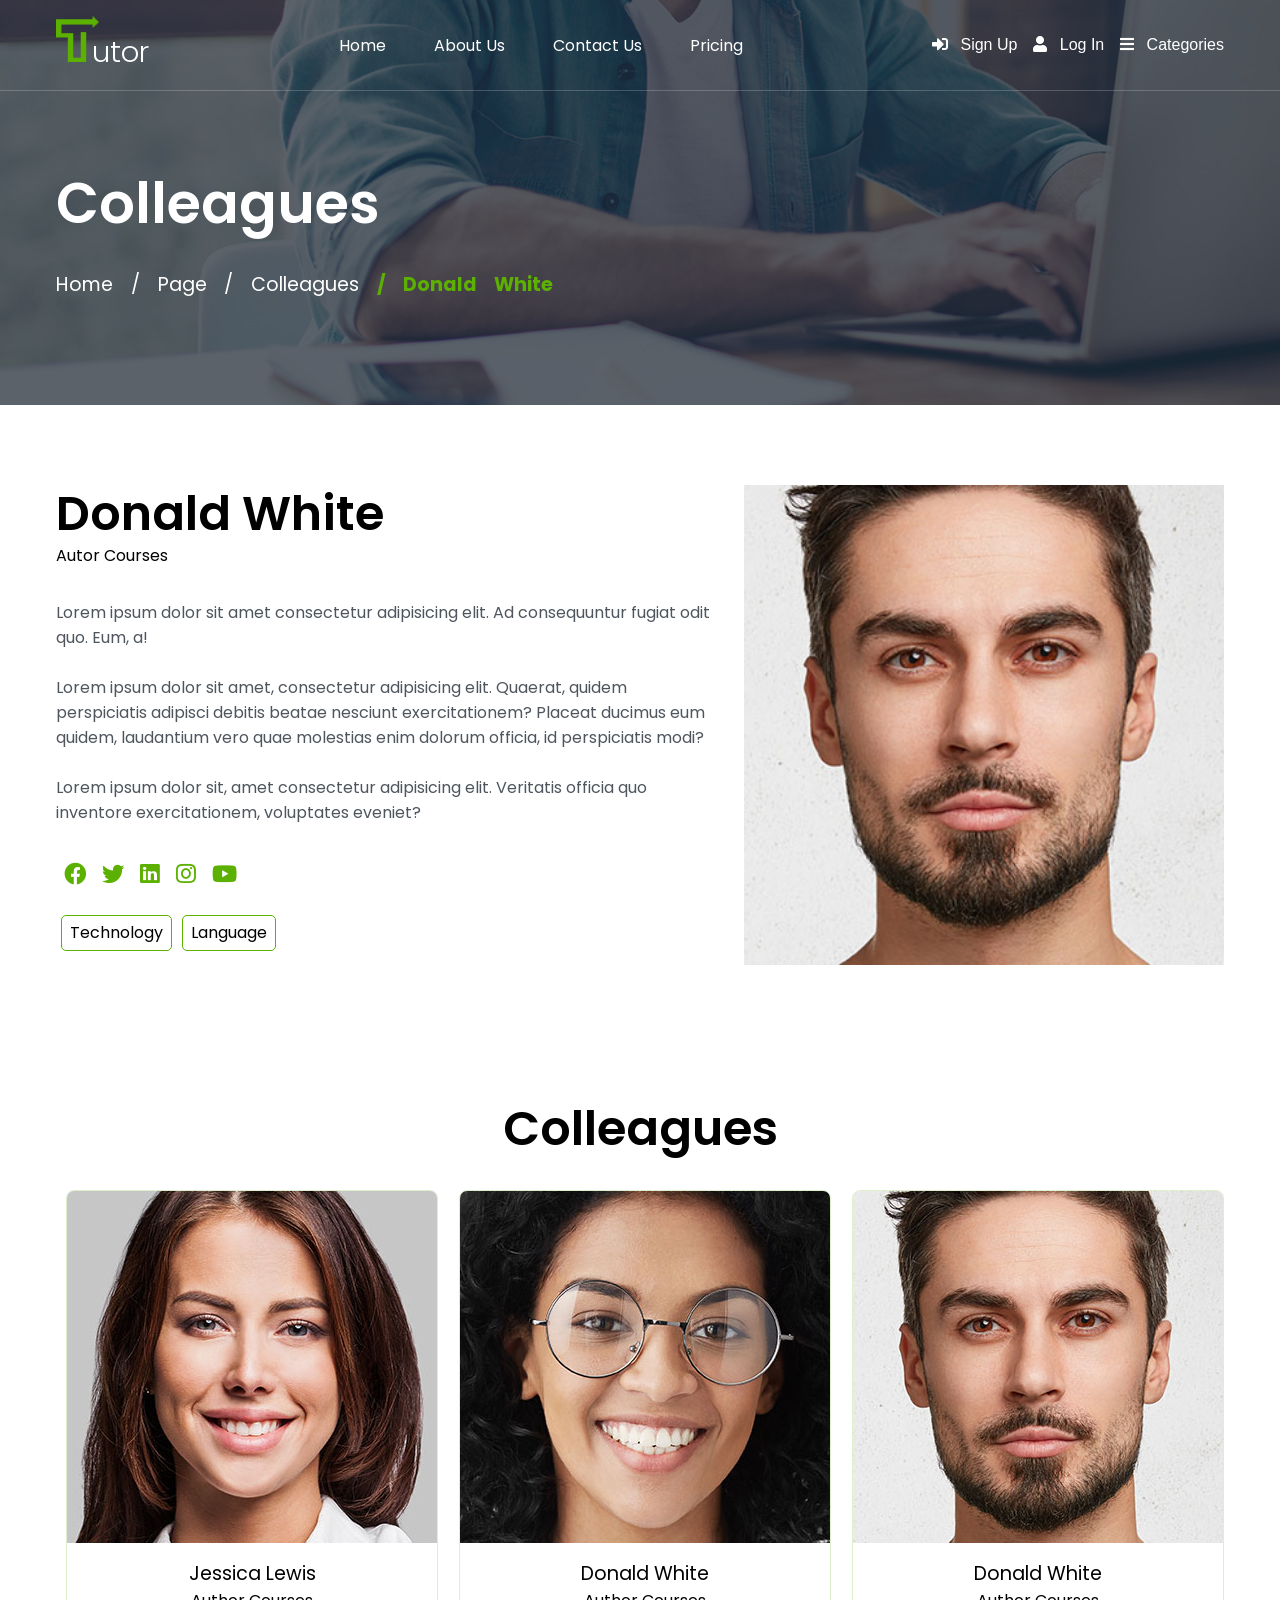
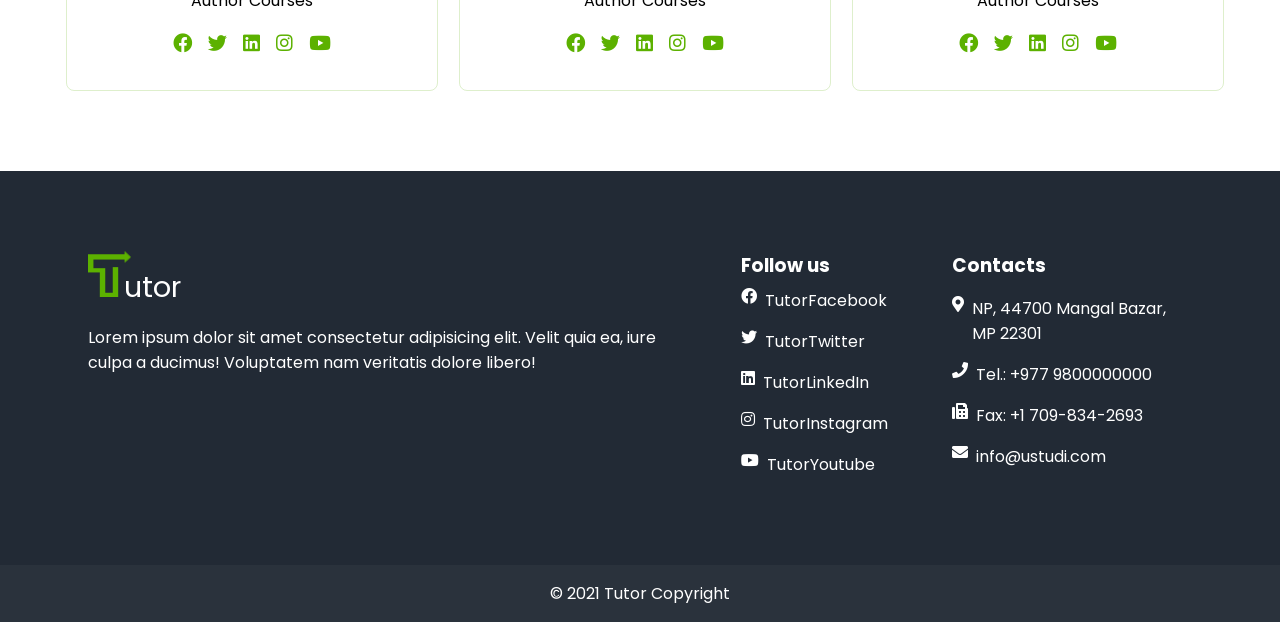
<file: colleague3.html>
<!DOCTYPE html>
<html lang="en">
  <head>
    <meta charset="UTF-8" />
    <meta http-equiv="X-UA-Compatible" content="IE=edge" />
    <meta name="viewport" content="width=device-width, initial-scale=1.0" />
    <link rel="shortcut icon" type="image/png" href="assets/logo.png" />
    <link rel="stylesheet" href="/css/style.css" />
    <link rel="stylesheet" href="/css/colleague.css" />

    <title>Donald White</title>

    <!-- Google Fonts -->
    <link rel="preconnect" href="https://fonts.googleapis.com" />
    <link rel="preconnect" href="https://fonts.gstatic.com" crossorigin />
    <link
      href="https://fonts.googleapis.com/css2?family=Poppins:wght@300;400;500;600;700&display=swap"
      rel="stylesheet"
    />
    <link
      rel="stylesheet"
      href="https://use.fontawesome.com/releases/v5.15.4/css/all.css"
      integrity="sha384-DyZ88mC6Up2uqS4h/KRgHuoeGwBcD4Ng9SiP4dIRy0EXTlnuz47vAwmeGwVChigm"
      crossorigin="anonymous"
    />

    <!-- Theme -->
    <meta name="theme-color" content="#f6f5f7" />
    <meta
      name="description"
      content="Tutor is an online learning and teaching platform with over 100s of courses and 1 million students. Learn programming, web development, data science and more."
    />
    <meta name="keywords" content="tutor, online tutorial, online courses" />
    <meta name="subject" content="Online Tutorial and Courses" />
    <style>
      body {
        font-family: "Poppins", sans-serif;
      }
    </style>
  </head>
  <body style="overflow-x: hidden">
    <!-- ================= Header ======================= -->
    <header class="header">
      <div class="container">
        <div class="header__container">
          <a href="/index.html" id="header__logo">
            <img src="/assets/logo.png" alt="Tutor" />
            <span class="header__logo-text">utor</span>
          </a>
          <nav class="header__nav">
            <ul class="header__nav-box">
              <li class="header__nav-list">
                <a href="/index.html">Home</a>
              </li>
              <li class="header__nav-list">
                <a href="/about.html">About Us</a>
              </li>
              <li class="header__nav-list">
                <a href="/contact.html">Contact Us</a>
              </li>
              <li class="header__nav-list">
                <a href="/pricing.html">Pricing</a>
              </li>
            </ul>
          </nav>
          <div class="header__buttons">
            <button class="signup-btn">
              <i class="fas fa-sign-in-alt"></i>
              <a href="/signup.html">Sign Up</a>
            </button>
            <button class="login-btn">
              <i class="fas fa-user"></i>
              <a href="/login.html">Log In</a>
            </button>
            <button class="categories-btn">
              <i class="fas fa-bars"></i>
              <a href="/categories.html">Categories</a>
            </button>
          </div>
        </div>
      </div>
    </header>
    <!-- ===================== End of Header ========================= -->

    <!-- ==================== Banner ============================== -->
    <section id="banner">
      <div class="container">
        <div class="banner__container">
          <h1 class="heading-primary">Colleagues</h1>
          <div class="page__route">
            <h3 class="heading-tertiary">
              Home / Page / Colleagues <span>/ Donald White</span>
            </h3>
          </div>
        </div>
      </div>
    </section>

    <!-- ======================= End of Banner ======================  -->

    <!-- ============== Colleague Description =========================== -->

    <main id="colleague_description">
      <div class="container">
        <div class="colleague__container">
          <div class="colleague__left">
            <h1 class="heading-primary">Donald White</h1>
            <p class="">Autor Courses</p>
            <div class="colleague__content">
              <p class="paragraph">
                Lorem ipsum dolor sit amet consectetur adipisicing elit. Ad
                consequuntur fugiat odit quo. Eum, a!
              </p>
              <br />
              <p class="paragraph">
                Lorem ipsum dolor sit amet, consectetur adipisicing elit.
                Quaerat, quidem perspiciatis adipisci debitis beatae nesciunt
                exercitationem? Placeat ducimus eum quidem, laudantium vero quae
                molestias enim dolorum officia, id perspiciatis modi?
              </p>
              <br />
              <p class="paragraph">
                Lorem ipsum dolor sit, amet consectetur adipisicing elit.
                Veritatis officia quo inventore exercitationem, voluptates
                eveniet?
              </p>
            </div>
            <ul class="colleague__links">
              <li>
                <a href="#">
                  <i class="fab fa-facebook" title="facebook"></i>
                </a>
              </li>
              <li>
                <a href="#">
                  <i class="fab fa-twitter" title="twitter"></i>
                </a>
              </li>
              <li>
                <a href="#">
                  <i class="fab fa-linkedin" title="linkedin"></i>
                </a>
              </li>
              <li>
                <a href="#">
                  <i class="fab fa-instagram" title="instagram"></i>
                </a>
              </li>
              <li>
                <a href="#">
                  <i class="fab fa-youtube" title="youtube"></i>
                </a>
              </li>
            </ul>
            <div class="colleague-tags">
              <div class="colleague-tag-link">Technology</div>
              <div class="colleague-tag-link">Language</div>
            </div>
          </div>
          <div class="colleague__right">
            <img src="/assets/colleagues/3.jpg" alt="Jessica Lewis" />
          </div>
        </div>
      </div>
    </main>

    <!-- =========== End of Colleague Description ============ -->

    <!-- ========== Colleagues =================== -->

    <section id="colleagues">
      <div class="container">
        <div class="colleagues__container">
          <h1 class="heading-primary">Colleagues</h1>
          <div class="colleagues_item__container">
            <a href="/colleague1.html">
              <div class="colleagues__item">
                <div class="colleagues__item-media">
                  <img src="/assets/colleagues/1.jpg" alt="Jessica Lewis" />
                </div>
                <div class="colleagues__item-content">
                  <h3 class="heading-tertiary">Jessica Lewis</h3>
                  <p class="paragraph">Author Courses</p>
                  <ul class="colleagues__links">
                    <li>
                      <a href="#">
                        <i class="fab fa-facebook" title="facebook"></i>
                      </a>
                    </li>
                    <li>
                      <a href="#">
                        <i class="fab fa-twitter" title="twitter"></i>
                      </a>
                    </li>
                    <li>
                      <a href="#">
                        <i class="fab fa-linkedin" title="linkedin"></i>
                      </a>
                    </li>
                    <li>
                      <a href="#">
                        <i class="fab fa-instagram" title="instagram"></i>
                      </a>
                    </li>
                    <li>
                      <a href="#">
                        <i class="fab fa-youtube" title="youtube"></i>
                      </a>
                    </li>
                  </ul>
                </div>
              </div>
            </a>
            <a href="/colleague2.html">
              <div class="colleagues__item">
                <div class="colleagues__item-media">
                  <img src="/assets/colleagues/2.jpg" alt="Donald White" />
                </div>
                <div class="colleagues__item-content">
                  <h3 class="heading-tertiary">Donald White</h3>
                  <p class="paragraph">Author Courses</p>
                  <ul class="colleagues__links">
                    <li>
                      <a href="#">
                        <i class="fab fa-facebook" title="facebook"></i>
                      </a>
                    </li>
                    <li>
                      <a href="#">
                        <i class="fab fa-twitter" title="twitter"></i>
                      </a>
                    </li>
                    <li>
                      <a href="#">
                        <i class="fab fa-linkedin" title="linkedin"></i>
                      </a>
                    </li>
                    <li>
                      <a href="#">
                        <i class="fab fa-instagram" title="instagram"></i>
                      </a>
                    </li>
                    <li>
                      <a href="#">
                        <i class="fab fa-youtube" title="youtube"></i>
                      </a>
                    </li>
                  </ul>
                </div>
              </div>
            </a>
            <a href="/colleague3.html">
              <div class="colleagues__item">
                <div class="colleagues__item-media">
                  <img src="/assets/colleagues/3.jpg" alt="Donald White" />
                </div>
                <div class="colleagues__item-content">
                  <h3 class="heading-tertiary">Donald White</h3>
                  <p class="paragraph">Author Courses</p>
                  <ul class="colleagues__links">
                    <li>
                      <a href="#">
                        <i class="fab fa-facebook" title="facebook"></i>
                      </a>
                    </li>
                    <li>
                      <a href="#">
                        <i class="fab fa-twitter" title="twitter"></i>
                      </a>
                    </li>
                    <li>
                      <a href="#">
                        <i class="fab fa-linkedin" title="linkedin"></i>
                      </a>
                    </li>
                    <li>
                      <a href="#">
                        <i class="fab fa-instagram" title="instagram"></i>
                      </a>
                    </li>
                    <li>
                      <a href="#">
                        <i class="fab fa-youtube" title="youtube"></i>
                      </a>
                    </li>
                  </ul>
                </div>
              </div>
            </a>
          </div>
        </div>
      </div>
    </section>

    <!-- ============ End of Colleagues =========== -->

    <!-- ============ Footer ============== -->
    <footer class="footer">
      <div class="container">
        <div class="footer__container">
          <div class="footer__description">
            <a href="#">
              <div id="header__logo">
                <img src="/assets/logo.png" alt="Tutor" />
                <span class="header__logo-text">utor</span>
              </div>
            </a>
            <p class="paragraph">
              Lorem ipsum dolor sit amet consectetur adipisicing elit. Velit
              quia ea, iure culpa a ducimus! Voluptatem nam veritatis dolore
              libero!
            </p>
          </div>
          <div class="footer__links">
            <h3 class="widget-title">Follow us</h3>
            <a class="link" href="https://www.facebook.com" target="_blank">
              <i class="fab fa-facebook" title="facebook"></i>
              TutorFacebook
            </a>
            <a class="link" href="https://www.twitter.com" target="_blank">
              <i class="fab fa-twitter" title="twitter"></i>
              TutorTwitter
            </a>
            <a class="link" href="https://www.linkedin.com" target="_blank">
              <i class="fab fa-linkedin" title="linkedin"></i>
              TutorLinkedIn
            </a>
            <a class="link" href="https://www.instagram.com" target="_blank">
              <i class="fab fa-instagram" title="instagram"></i>
              TutorInstagram
            </a>
            <a class="link" href="https://www.youtube.com" target="_blank">
              <i class="fab fa-youtube" title="youtube"></i>
              TutorYoutube
            </a>
          </div>
          <div class="footer__contacts">
            <h3>Contacts</h3>
            <div class="footer__contact">
              <i class="fas fa-map-marker-alt"></i>
              <p class="media-body">NP, 44700 Mangal Bazar, MP 22301</p>
            </div>
            <div class="footer__contact">
              <i class="fas fa-phone"></i>
              <p class="media-body">Tel.: +977 9800000000</p>
            </div>
            <div class="footer__contact">
              <i class="fas fa-fax"></i>
              <p class="media-body">Fax: +1 709-834-2693</p>
            </div>
            <div class="footer__contact">
              <i class="fa fa-envelope"></i>
              <p class="media-body">
                <a href="tutor@gmail.com">info@ustudi.com</a>
              </p>
            </div>
          </div>
        </div>
      </div>
    </footer>
    <!-- =========== End of Footer =========== -->

    <section class="page__copyright">
      <div class="container">
        <p class="paragraph">
          &copy; <span class="copyright_year">2021</span> Tutor Copyright
        </p>
      </div>
    </section>

    <script src="/js/app.js"></script>
  </body>
</html>
</file>
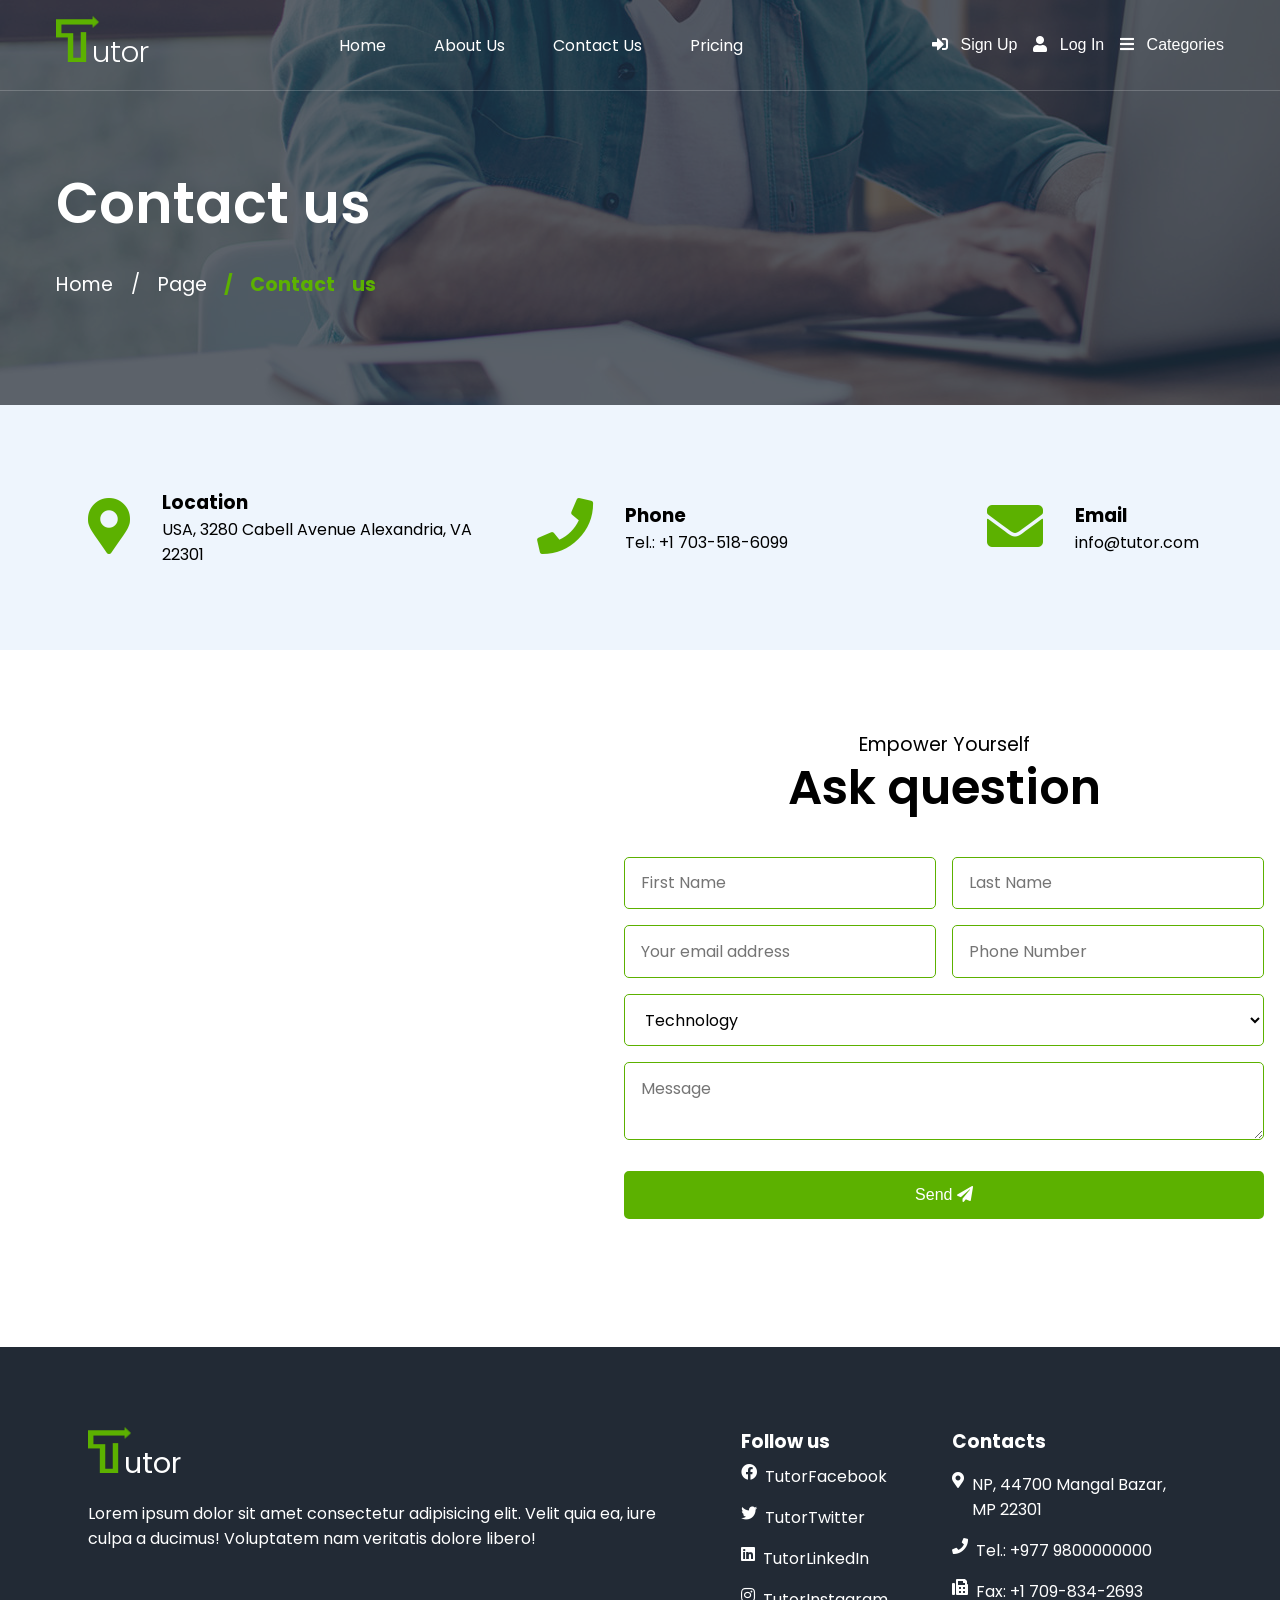
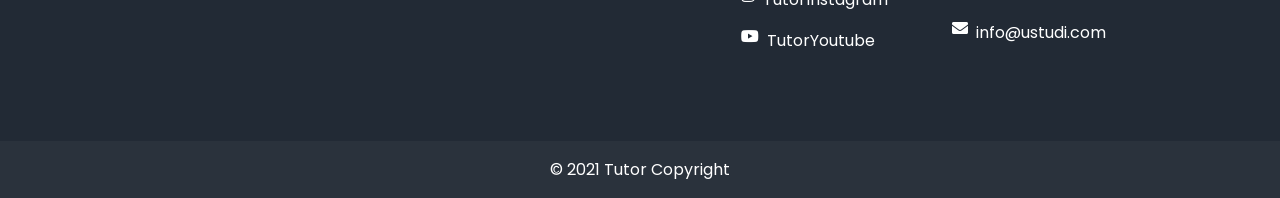
<file: contact.html>
<!DOCTYPE html>
<html lang="en">
  <head>
    <meta charset="UTF-8" />
    <meta http-equiv="X-UA-Compatible" content="IE=edge" />
    <meta name="viewport" content="width=device-width, initial-scale=1.0" />
    <link rel="shortcut icon" type="image/png" href="assets/logo.png" />
    <link rel="stylesheet" href="/css/style.css" />
    <link rel="stylesheet" href="/css/contact.css" />

    <title>Contact us</title>

    <!-- Google Fonts -->
    <link rel="preconnect" href="https://fonts.googleapis.com" />
    <link rel="preconnect" href="https://fonts.gstatic.com" crossorigin />
    <link
      href="https://fonts.googleapis.com/css2?family=Poppins:wght@300;400;500;600;700&display=swap"
      rel="stylesheet"
    />
    <link
      rel="stylesheet"
      href="https://use.fontawesome.com/releases/v5.15.4/css/all.css"
      integrity="sha384-DyZ88mC6Up2uqS4h/KRgHuoeGwBcD4Ng9SiP4dIRy0EXTlnuz47vAwmeGwVChigm"
      crossorigin="anonymous"
    />

    <!-- Theme -->
    <meta name="theme-color" content="#f6f5f7" />
    <meta
      name="description"
      content="Tutor is an online learning and teaching platform with over 100s of courses and 1 million students. Learn programming, web development, data science and more."
    />
    <meta name="keywords" content="tutor, online tutorial, online courses" />
    <meta name="subject" content="Online Tutorial and Courses" />
    <style>
      body {
        font-family: "Poppins", sans-serif;
      }
    </style>
  </head>
  <body style="overflow-x: hidden">
    <!-- ================= Header ======================= -->
    <header class="header">
      <div class="container">
        <div class="header__container">
          <a href="/index.html" id="header__logo">
            <img src="/assets/logo.png" alt="Tutor" />
            <span class="header__logo-text">utor</span>
          </a>
          <nav class="header__nav">
            <ul class="header__nav-box">
              <li class="header__nav-list">
                <a href="/index.html">Home</a>
              </li>
              <li class="header__nav-list">
                <a href="/about.html">About Us</a>
              </li>
              <li class="header__nav-list">
                <a href="/contact.html">Contact Us</a>
              </li>
              <li class="header__nav-list">
                <a href="/pricing.html">Pricing</a>
              </li>
            </ul>
          </nav>
          <div class="header__buttons">
            <button class="signup-btn">
              <i class="fas fa-sign-in-alt"></i>
              <a href="/signup.html">Sign Up</a>
            </button>
            <button class="login-btn">
              <i class="fas fa-user"></i>
              <a href="/login.html">Log In</a>
            </button>
            <button class="categories-btn">
              <i class="fas fa-bars"></i>
              <a href="/categories.html">Categories</a>
            </button>
          </div>
        </div>
      </div>
    </header>

    <!-- ===================== End of Header ========================= -->

    <!-- ==================== Banner ============================== -->
    <section id="banner">
      <div class="container">
        <div class="banner__container">
          <h1 class="heading-primary">Contact us</h1>
          <div class="page__route">
            <h3 class="heading-tertiary">
              Home / Page <span>/ Contact us</span>
            </h3>
          </div>
        </div>
      </div>
    </section>

    <!-- ======================= End of Banner ======================  -->

    <!-- ======================== Contact Section ============== -->
    <section id="contact">
      <div class="container">
        <div class="contact__container">
          <div class="contact__item">
            <div class="contact__icon">
              <i class="fas fa-map-marker-alt"></i>
            </div>
            <div class="contact__content">
              <h3>Location</h3>
              <p class="paragraph">
                USA, 3280 Cabell Avenue Alexandria, VA 22301
              </p>
            </div>
          </div>
          <div class="contact__item">
            <div class="contact__icon">
              <i class="fas fa-phone"></i>
            </div>
            <div class="contact__content">
              <h3>Phone</h3>
              <p class="paragraph">Tel.: +1 703-518-6099</p>
            </div>
          </div>

          <div class="contact__item">
            <div class="contact__icon">
              <i class="fas fa-envelope"></i>
            </div>
            <div class="contact__content">
              <h3>Email</h3>
              <p class="paragraph">info@tutor.com</p>
            </div>
          </div>
        </div>
      </div>
    </section>

    <!-- ============== End of Contact Section ============ -->

    <!-- ======= Contact Form ========================== -->

    <section id="contact__form">
      <!-- <div class="container"> -->
      <div class="contact__form__container">
        <aside class="contact__right">
          <iframe
            src="https://www.google.com/maps/embed?pb=!1m18!1m12!1m3!1d56542.93013682987!2d85.28813251220907!3d27.657540424516064!2m3!1f0!2f0!3f0!3m2!1i1024!2i768!4f13.1!3m3!1m2!1s0x39eb19d3cf18ca51%3A0xd10ec3d53656e18f!2sLalitpur!5e0!3m2!1sen!2snp!4v1629696677287!5m2!1sen!2snp"
            width="100%"
            height="100%"
            style="border: 0"
            loading="lazy"
          ></iframe>
        </aside>
        <div class="contact__left">
          <h3 class="heading-tertiary">Empower Yourself</h3>
          <h1 class="heading-primary">Ask question</h1>
          <form class="form">
            <div class="row">
              <input
                type="text"
                name="first_name"
                placeholder="First Name"
                required
              />
              <input
                type="text"
                name="last_name"
                placeholder="Last Name"
                required
              />
            </div>
            <div class="row">
              <input
                type="email"
                name="email"
                placeholder="Your email address"
                required
              />
              <input
                type="number"
                name="phone"
                placeholder="Phone Number"
                required
              />
            </div>
            <div class="row">
              <!-- <label for="subject">Subject</label> -->
              <select name="subject" aria-placeholder="Subject">
                <option value="technology">Technology</option>
                <option value="language">Language</option>
                <option value="science">Science</option>
                <option value="Humanities">Humanities</option>
                <option value="business">Business</option>
                <option value="marketing">Marketing</option>
              </select>
            </div>
            <textarea name="message" placeholder="Message"></textarea>
            <button class="btn-primary">
              Send <i class="fas fa-paper-plane"></i>
            </button>
          </form>
        </div>
      </div>
    </section>

    <!-- ============ End of Contact Form ============== -->

    <!-- ============ Footer ============== -->
    <footer class="footer">
      <div class="container">
        <div class="footer__container">
          <div class="footer__description">
            <a href="#">
              <div id="header__logo">
                <img src="/assets/logo.png" alt="Tutor" />
                <span class="header__logo-text">utor</span>
              </div>
            </a>
            <p class="paragraph">
              Lorem ipsum dolor sit amet consectetur adipisicing elit. Velit
              quia ea, iure culpa a ducimus! Voluptatem nam veritatis dolore
              libero!
            </p>
          </div>
          <div class="footer__links">
            <h3 class="widget-title">Follow us</h3>
            <a class="link" href="https://www.facebook.com" target="_blank">
              <i class="fab fa-facebook" title="facebook"></i>
              TutorFacebook
            </a>
            <a class="link" href="https://www.twitter.com" target="_blank">
              <i class="fab fa-twitter" title="twitter"></i>
              TutorTwitter
            </a>
            <a class="link" href="https://www.linkedin.com" target="_blank">
              <i class="fab fa-linkedin" title="linkedin"></i>
              TutorLinkedIn
            </a>
            <a class="link" href="https://www.instagram.com" target="_blank">
              <i class="fab fa-instagram" title="instagram"></i>
              TutorInstagram
            </a>
            <a class="link" href="https://www.youtube.com" target="_blank">
              <i class="fab fa-youtube" title="youtube"></i>
              TutorYoutube
            </a>
          </div>
          <div class="footer__contacts">
            <h3>Contacts</h3>
            <div class="footer__contact">
              <i class="fas fa-map-marker-alt"></i>
              <p class="media-body">NP, 44700 Mangal Bazar, MP 22301</p>
            </div>
            <div class="footer__contact">
              <i class="fas fa-phone"></i>
              <p class="media-body">Tel.: +977 9800000000</p>
            </div>
            <div class="footer__contact">
              <i class="fas fa-fax"></i>
              <p class="media-body">Fax: +1 709-834-2693</p>
            </div>
            <div class="footer__contact">
              <i class="fa fa-envelope"></i>
              <p class="media-body">
                <a href="tutor@gmail.com">info@ustudi.com</a>
              </p>
            </div>
          </div>
        </div>
      </div>
    </footer>
    <!-- =========== End of Footer =========== -->

    <section class="page__copyright">
      <div class="container">
        <p class="paragraph">
          &copy; <span class="copyright_year">2021</span> Tutor Copyright
        </p>
      </div>
    </section>

    <script src="/js/app.js"></script>
  </body>
</html>
</file>
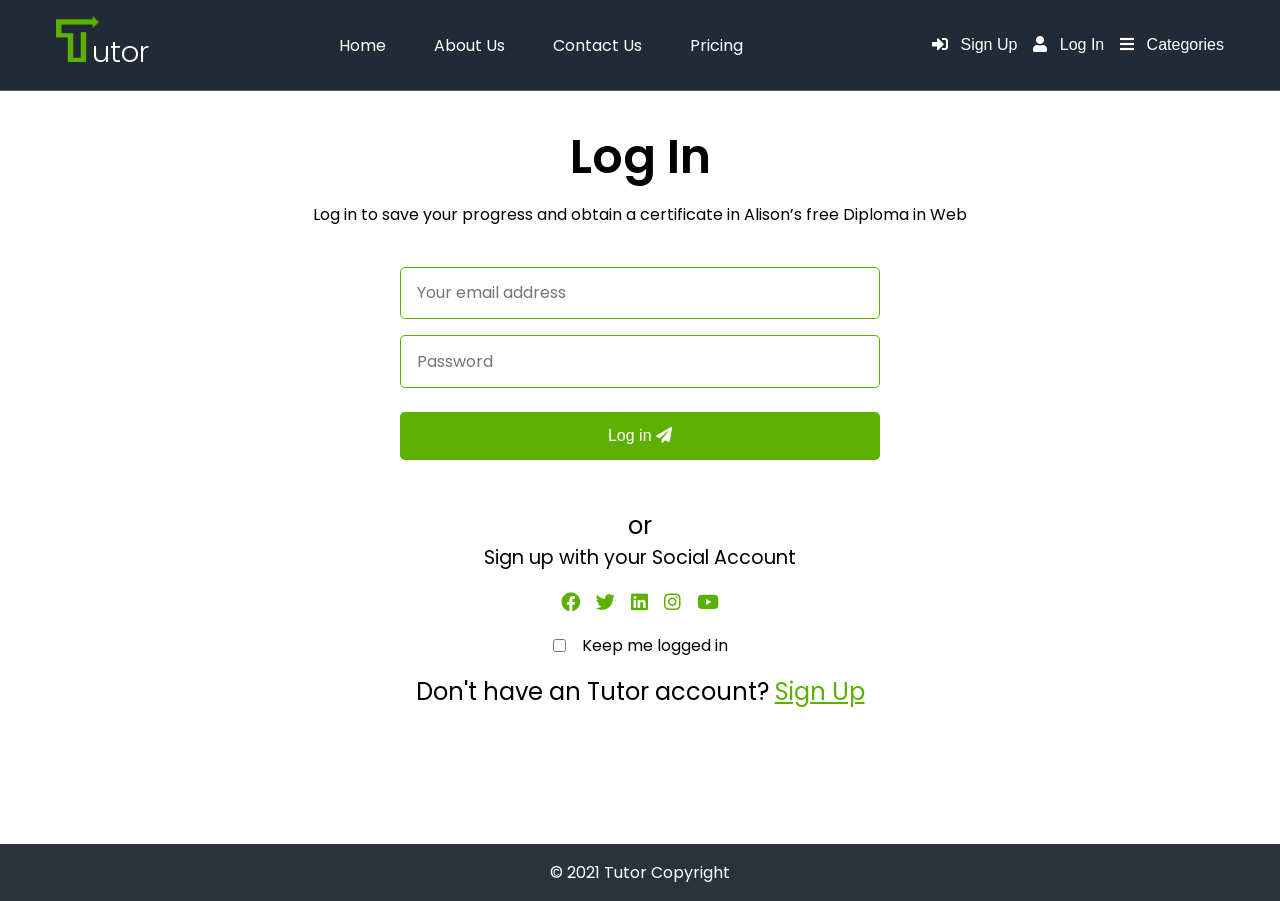
<file: login.html>
<!DOCTYPE html>
<html lang="en">
  <head>
    <meta charset="UTF-8" />
    <meta http-equiv="X-UA-Compatible" content="IE=edge" />
    <meta name="viewport" content="width=device-width, initial-scale=1.0" />
    <link rel="shortcut icon" type="image/png" href="assets/logo.png" />
    <link rel="stylesheet" href="/css/style.css" />
    <link rel="stylesheet" href="/css/auth.css" />

    <title>Log In</title>

    <!-- Google Fonts -->
    <link rel="preconnect" href="https://fonts.googleapis.com" />
    <link rel="preconnect" href="https://fonts.gstatic.com" crossorigin />
    <link
      href="https://fonts.googleapis.com/css2?family=Poppins:wght@300;400;500;600;700&display=swap"
      rel="stylesheet"
    />
    <link
      rel="stylesheet"
      href="https://use.fontawesome.com/releases/v5.15.4/css/all.css"
      integrity="sha384-DyZ88mC6Up2uqS4h/KRgHuoeGwBcD4Ng9SiP4dIRy0EXTlnuz47vAwmeGwVChigm"
      crossorigin="anonymous"
    />

    <!-- Theme -->
    <meta name="theme-color" content="#f6f5f7" />
    <meta
      name="description"
      content="Tutor is an online learning and teaching platform with over 100s of courses and 1 million students. Learn programming, web development, data science and more."
    />
    <meta name="keywords" content="tutor, online tutorial, online courses" />
    <meta name="subject" content="Online Tutorial and Courses" />
    <style>
      body {
        font-family: "Poppins", sans-serif;
      }
    </style>
  </head>
  <body style="overflow-x: hidden">
    <!-- ================= Header ======================= -->
    <header class="header">
      <div class="container">
        <div class="header__container">
          <a href="/index.html" id="header__logo">
            <img src="/assets/logo.png" alt="Tutor" />
            <span class="header__logo-text">utor</span>
          </a>
          <nav class="header__nav">
            <ul class="header__nav-box">
              <li class="header__nav-list">
                <a href="/index.html">Home</a>
              </li>
              <li class="header__nav-list">
                <a href="/about.html">About Us</a>
              </li>
              <li class="header__nav-list">
                <a href="/contact.html">Contact Us</a>
              </li>
              <li class="header__nav-list">
                <a href="/pricing.html">Pricing</a>
              </li>
            </ul>
          </nav>
          <div class="header__buttons">
            <button class="signup-btn">
              <i class="fas fa-sign-in-alt"></i>
              <a href="/signup.html">Sign Up</a>
            </button>
            <button class="login-btn">
              <i class="fas fa-user"></i>
              <a href="/login.html">Log In</a>
            </button>
            <button class="categories-btn">
              <i class="fas fa-bars"></i>
              <a href="/categories.html">Categories</a>
            </button>
          </div>
        </div>
      </div>
    </header>

    <!-- ===================== End of Header ========================= -->

    <main id="login">
      <div class="container">
        <div class="login__container">
          <h1 class="heading-primary">Log In</h1>
          <p class="paragraph">
            Log in to save your progress and obtain a certificate in Alison’s
            free Diploma in Web
          </p>
          <form class="form">
            <input
              type="email"
              name="email"
              placeholder="Your email address"
              required
            />
            <input
              type="password"
              name="password"
              placeholder="Password"
              required
            />

            <button class="btn-primary">
              Log in <i class="fas fa-paper-plane"></i>
            </button>
          </form>

          <h2 class="heading-secondary">or</h2>
          <h3 class="heading-tertiary">Sign up with your Social Account</h3>
          <ul class="social__links">
            <li>
              <a href="#">
                <i class="fab fa-facebook" title="facebook"></i>
              </a>
            </li>
            <li>
              <a href="#">
                <i class="fab fa-twitter" title="twitter"></i>
              </a>
            </li>
            <li>
              <a href="#">
                <i class="fab fa-linkedin" title="linkedin"></i>
              </a>
            </li>
            <li>
              <a href="#">
                <i class="fab fa-instagram" title="instagram"></i>
              </a>
            </li>
            <li>
              <a href="#">
                <i class="fab fa-youtube" title="youtube"></i>
              </a>
            </li>
          </ul>
          <div class="agreements">
            <div class="row">
              <input type="checkbox" name="log" />
              <span>Keep me logged in</span>
            </div>
          </div>

          <div class="heading-secondary">
            Don't have an Tutor account?
            <a href="/signup.html" class="link">Sign Up</a>
          </div>
        </div>
      </div>
    </main>

    <section class="page__copyright">
      <div class="container">
        <p class="paragraph">
          &copy; <span class="copyright_year">2021</span> Tutor Copyright
        </p>
      </div>
    </section>
  </body>
</html>
</file>
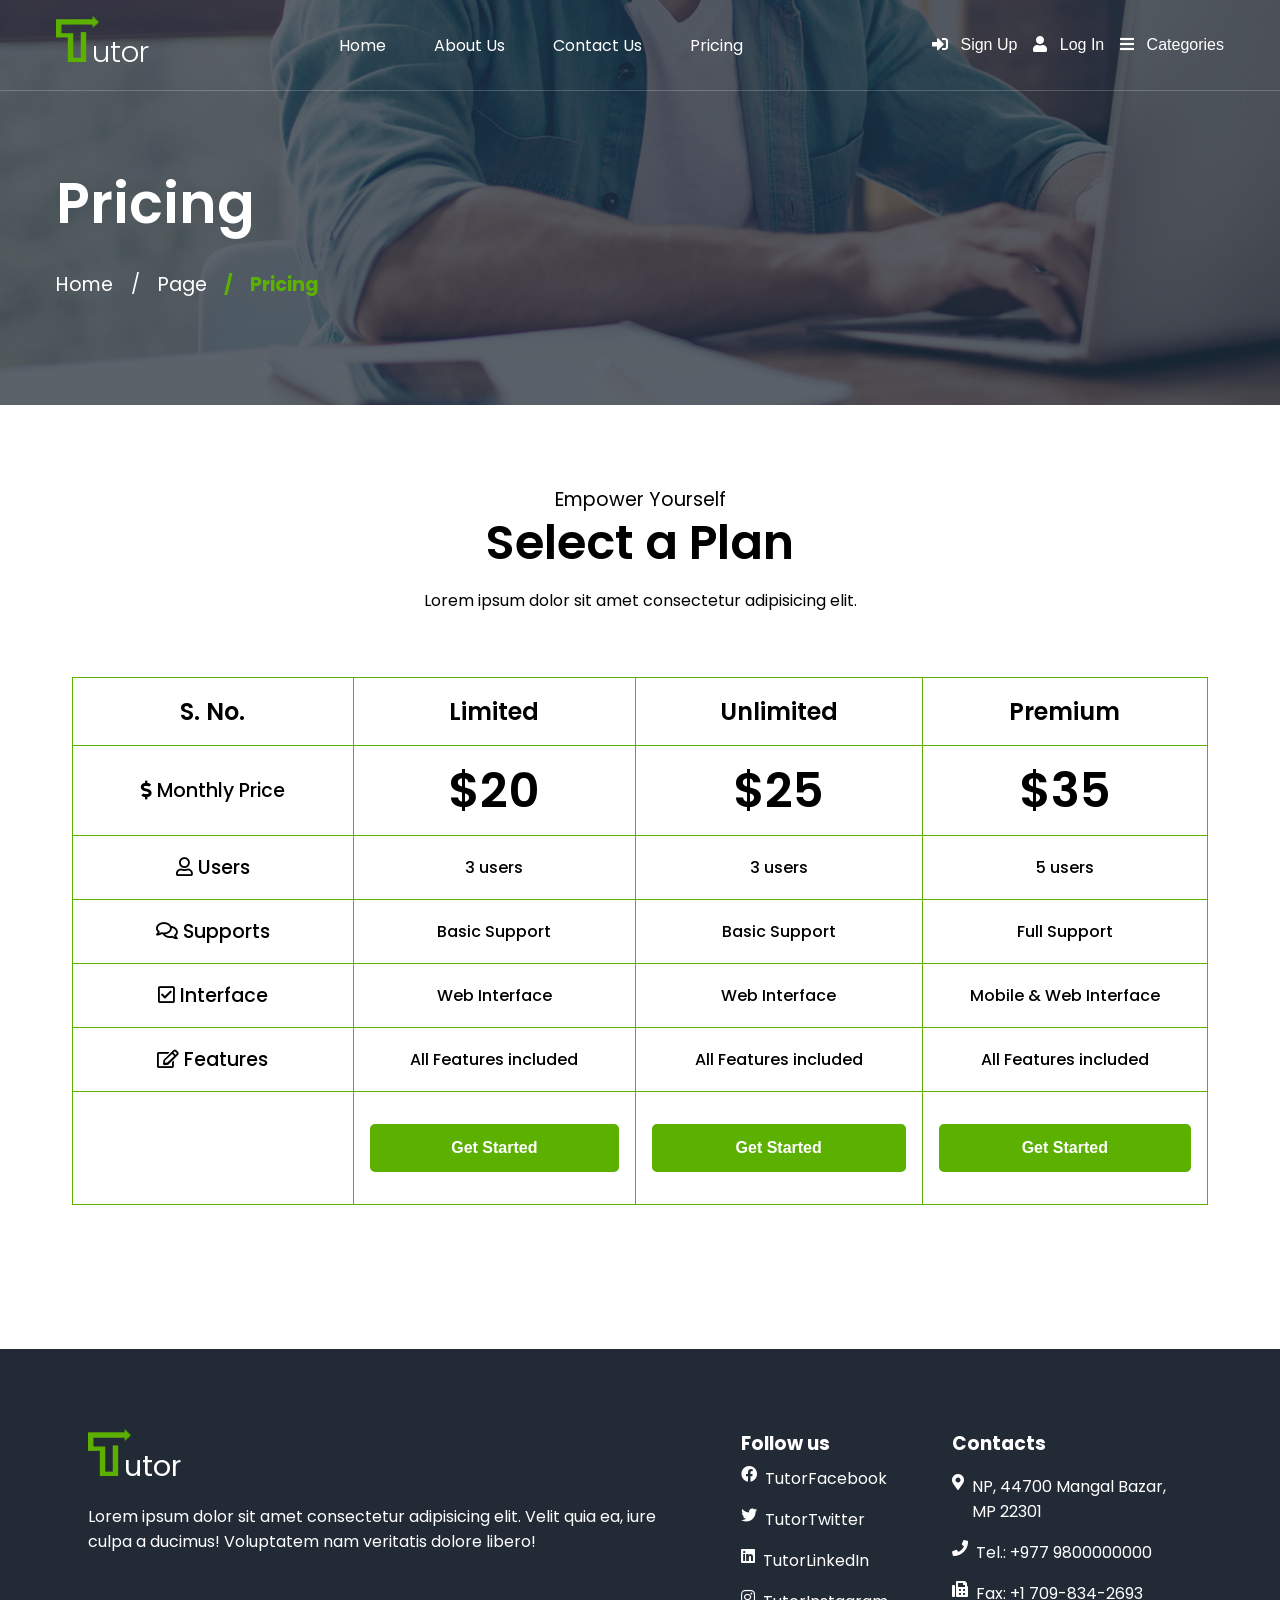
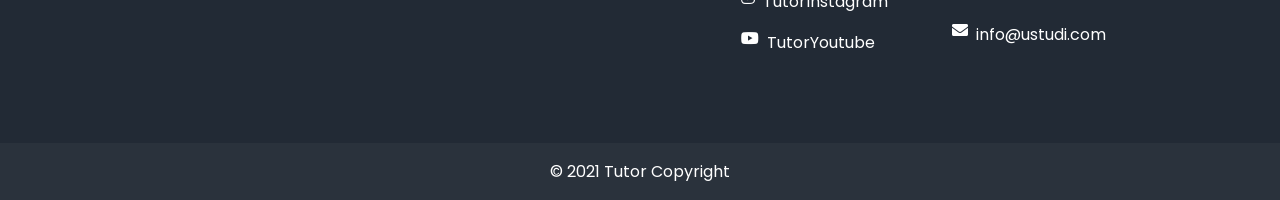
<file: pricing.html>
<!DOCTYPE html>
<html lang="en">
  <head>
    <meta charset="UTF-8" />
    <meta http-equiv="X-UA-Compatible" content="IE=edge" />
    <meta name="viewport" content="width=device-width, initial-scale=1.0" />
    <link rel="shortcut icon" type="image/png" href="assets/logo.png" />
    <link rel="stylesheet" href="/css/style.css" />
    <link rel="stylesheet" href="/css/pricing.css" />

    <title>Pricing</title>

    <!-- Google Fonts -->
    <link rel="preconnect" href="https://fonts.googleapis.com" />
    <link rel="preconnect" href="https://fonts.gstatic.com" crossorigin />
    <link
      href="https://fonts.googleapis.com/css2?family=Poppins:wght@300;400;500;600;700&display=swap"
      rel="stylesheet"
    />
    <link
      rel="stylesheet"
      href="https://use.fontawesome.com/releases/v5.15.4/css/all.css"
      integrity="sha384-DyZ88mC6Up2uqS4h/KRgHuoeGwBcD4Ng9SiP4dIRy0EXTlnuz47vAwmeGwVChigm"
      crossorigin="anonymous"
    />

    <!-- Theme -->
    <meta name="theme-color" content="#f6f5f7" />
    <meta
      name="description"
      content="Tutor is an online learning and teaching platform with over 100s of courses and 1 million students. Learn programming, web development, data science and more."
    />
    <meta name="keywords" content="tutor, online tutorial, online courses" />
    <meta name="subject" content="Online Tutorial and Courses" />
    <style>
      body {
        font-family: "Poppins", sans-serif;
      }
    </style>
  </head>
  <body style="overflow-x: hidden">
    <!-- ================= Header ======================= -->
    <header class="header">
      <div class="container">
        <div class="header__container">
          <a href="/index.html" id="header__logo">
            <img src="/assets/logo.png" alt="Tutor" />
            <span class="header__logo-text">utor</span>
          </a>
          <nav class="header__nav">
            <ul class="header__nav-box">
              <li class="header__nav-list">
                <a href="/index.html">Home</a>
              </li>
              <li class="header__nav-list">
                <a href="/about.html">About Us</a>
              </li>
              <li class="header__nav-list">
                <a href="/contact.html">Contact Us</a>
              </li>
              <li class="header__nav-list">
                <a href="/pricing.html">Pricing</a>
              </li>
            </ul>
          </nav>
          <div class="header__buttons">
            <button class="signup-btn">
              <i class="fas fa-sign-in-alt"></i>
              <a href="/signup.html">Sign Up</a>
            </button>
            <button class="login-btn">
              <i class="fas fa-user"></i>
              <a href="/login.html">Log In</a>
            </button>
            <button class="categories-btn">
              <i class="fas fa-bars"></i>
              <a href="/categories.html">Categories</a>
            </button>
          </div>
        </div>
      </div>
    </header>

    <!-- ===================== End of Header ========================= -->

    <!-- ==================== Banner ============================== -->
    <section id="banner">
      <div class="container">
        <div class="banner__container">
          <h1 class="heading-primary">Pricing</h1>
          <div class="page__route">
            <h3 class="heading-tertiary">Home / Page <span>/ Pricing</span></h3>
          </div>
        </div>
      </div>
    </section>

    <!-- ======================= End of Banner ======================  -->

    <!-- ========= Pricing Plan ================== -->

    <section id="pricing">
      <div class="container">
        <div class="pricing__container">
          <h3 class="heading-tertiary">Empower Yourself</h3>
          <h1 class="heading-primary">Select a Plan</h1>
          <p class="paragraph">
            Lorem ipsum dolor sit amet consectetur adipisicing elit.
          </p>
          <section class="pricing__table">
            <div class="container">
              <table class="pricing_table__container">
                <tr>
                  <th class="heading-secondary" style="font-weight: 600">
                    S. No.
                  </th>
                  <th class="heading-secondary" style="font-weight: 600">
                    Limited
                  </th>
                  <th class="heading-secondary" style="font-weight: 600">
                    Unlimited
                  </th>
                  <th class="heading-secondary" style="font-weight: 600">
                    Premium
                  </th>
                </tr>
                <tr>
                  <td class="heading-tertiary" style="font-weight: 500">
                    <i class="fas fa-dollar-sign"></i> Monthly Price
                  </td>
                  <td class="heading-primary">$20</td>
                  <td class="heading-primary">$25</td>
                  <td class="heading-primary">$35</td>
                </tr>
                <tr>
                  <td class="heading-tertiary" style="font-weight: 500">
                    <i class="far fa-user"></i> Users
                  </td>
                  <td>3 users</td>
                  <td>3 users</td>
                  <td>5 users</td>
                </tr>
                <tr>
                  <td class="heading-tertiary" style="font-weight: 500">
                    <i class="far fa-comments"></i> Supports
                  </td>
                  <td>Basic Support</td>
                  <td>Basic Support</td>
                  <td>Full Support</td>
                </tr>
                <tr>
                  <td class="heading-tertiary" style="font-weight: 500">
                    <i class="far fa-check-square"></i> Interface
                  </td>
                  <td>Web Interface</td>
                  <td>Web Interface</td>
                  <td>Mobile & Web Interface</td>
                </tr>
                <tr>
                  <td class="heading-tertiary" style="font-weight: 500">
                    <i class="far fa-edit"></i> Features
                  </td>
                  <td>All Features included</td>
                  <td>All Features included</td>
                  <td>All Features included</td>
                </tr>
                <tr>
                  <td></td>
                  <td><button class="btn btn-primary">Get Started</button></td>
                  <td><button class="btn btn-primary">Get Started</button></td>
                  <td><button class="btn btn-primary">Get Started</button></td>
                </tr>
              </table>
            </div>
          </section>
        </div>
      </div>
    </section>

    <!-- ========= End of Pricing Plan ============== -->

    <!-- ============ Footer ============== -->
    <footer class="footer">
      <div class="container">
        <div class="footer__container">
          <div class="footer__description">
            <a href="#">
              <div id="header__logo">
                <img src="/assets/logo.png" alt="Tutor" />
                <span class="header__logo-text">utor</span>
              </div>
            </a>
            <p class="paragraph">
              Lorem ipsum dolor sit amet consectetur adipisicing elit. Velit
              quia ea, iure culpa a ducimus! Voluptatem nam veritatis dolore
              libero!
            </p>
          </div>
          <div class="footer__links">
            <h3 class="widget-title">Follow us</h3>
            <a class="link" href="https://www.facebook.com" target="_blank">
              <i class="fab fa-facebook" title="facebook"></i>
              TutorFacebook
            </a>
            <a class="link" href="https://www.twitter.com" target="_blank">
              <i class="fab fa-twitter" title="twitter"></i>
              TutorTwitter
            </a>
            <a class="link" href="https://www.linkedin.com" target="_blank">
              <i class="fab fa-linkedin" title="linkedin"></i>
              TutorLinkedIn
            </a>
            <a class="link" href="https://www.instagram.com" target="_blank">
              <i class="fab fa-instagram" title="instagram"></i>
              TutorInstagram
            </a>
            <a class="link" href="https://www.youtube.com" target="_blank">
              <i class="fab fa-youtube" title="youtube"></i>
              TutorYoutube
            </a>
          </div>
          <div class="footer__contacts">
            <h3>Contacts</h3>
            <div class="footer__contact">
              <i class="fas fa-map-marker-alt"></i>
              <p class="media-body">NP, 44700 Mangal Bazar, MP 22301</p>
            </div>
            <div class="footer__contact">
              <i class="fas fa-phone"></i>
              <p class="media-body">Tel.: +977 9800000000</p>
            </div>
            <div class="footer__contact">
              <i class="fas fa-fax"></i>
              <p class="media-body">Fax: +1 709-834-2693</p>
            </div>
            <div class="footer__contact">
              <i class="fa fa-envelope"></i>
              <p class="media-body">
                <a href="tutor@gmail.com">info@ustudi.com</a>
              </p>
            </div>
          </div>
        </div>
      </div>
    </footer>
    <!-- =========== End of Footer =========== -->

    <section class="page__copyright">
      <div class="container">
        <p class="paragraph">
          &copy; <span class="copyright_year">2021</span> Tutor Copyright
        </p>
      </div>
    </section>

    <script src="/js/app.js"></script>
  </body>
</html>
</file>
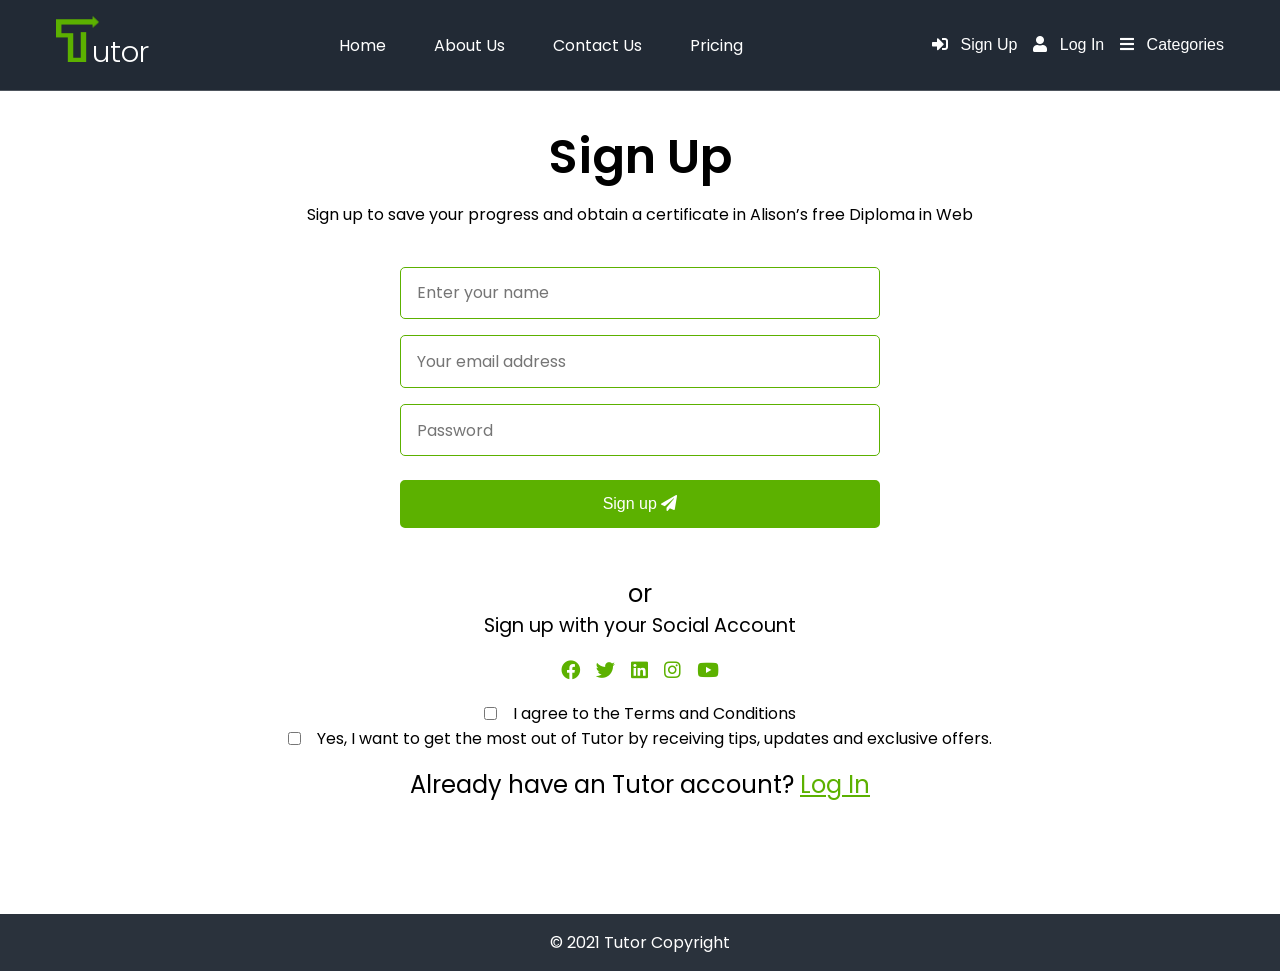
<file: signup.html>
<!DOCTYPE html>
<html lang="en">
  <head>
    <meta charset="UTF-8" />
    <meta http-equiv="X-UA-Compatible" content="IE=edge" />
    <meta name="viewport" content="width=device-width, initial-scale=1.0" />
    <link rel="shortcut icon" type="image/png" href="assets/logo.png" />
    <link rel="stylesheet" href="/css/style.css" />
    <link rel="stylesheet" href="/css/auth.css" />

    <title>Sign Up</title>

    <!-- Google Fonts -->
    <link rel="preconnect" href="https://fonts.googleapis.com" />
    <link rel="preconnect" href="https://fonts.gstatic.com" crossorigin />
    <link
      href="https://fonts.googleapis.com/css2?family=Poppins:wght@300;400;500;600;700&display=swap"
      rel="stylesheet"
    />
    <link
      rel="stylesheet"
      href="https://use.fontawesome.com/releases/v5.15.4/css/all.css"
      integrity="sha384-DyZ88mC6Up2uqS4h/KRgHuoeGwBcD4Ng9SiP4dIRy0EXTlnuz47vAwmeGwVChigm"
      crossorigin="anonymous"
    />

    <!-- Theme -->
    <meta name="theme-color" content="#f6f5f7" />
    <meta
      name="description"
      content="Tutor is an online learning and teaching platform with over 100s of courses and 1 million students. Learn programming, web development, data science and more."
    />
    <meta name="keywords" content="tutor, online tutorial, online courses" />
    <meta name="subject" content="Online Tutorial and Courses" />
    <style>
      body {
        font-family: "Poppins", sans-serif;
      }
    </style>
  </head>
  <body style="overflow-x: hidden">
    <!-- ================= Header ======================= -->
    <header class="header">
      <div class="container">
        <div class="header__container">
          <a href="/index.html" id="header__logo">
            <img src="/assets/logo.png" alt="Tutor" />
            <span class="header__logo-text">utor</span>
          </a>
          <nav class="header__nav">
            <ul class="header__nav-box">
              <li class="header__nav-list">
                <a href="/index.html">Home</a>
              </li>
              <li class="header__nav-list">
                <a href="/about.html">About Us</a>
              </li>
              <li class="header__nav-list">
                <a href="/contact.html">Contact Us</a>
              </li>
              <li class="header__nav-list">
                <a href="/pricing.html">Pricing</a>
              </li>
            </ul>
          </nav>
          <div class="header__buttons">
            <button class="signup-btn">
              <i class="fas fa-sign-in-alt"></i>
              <a href="/signup.html">Sign Up</a>
            </button>
            <button class="login-btn">
              <i class="fas fa-user"></i>
              <a href="/login.html">Log In</a>
            </button>
            <button class="categories-btn">
              <i class="fas fa-bars"></i>
              <a href="/categories.html">Categories</a>
            </button>
          </div>
        </div>
      </div>
    </header>

    <!-- ===================== End of Header ========================= -->

    <main id="signup">
      <div class="container">
        <div class="signup__container">
          <h1 class="heading-primary">Sign Up</h1>
          <p class="paragraph">
            Sign up to save your progress and obtain a certificate in Alison’s
            free Diploma in Web
          </p>
          <form class="form">
            <input
              type="text"
              name="name"
              placeholder="Enter your name"
              required
            />
            <input
              type="email"
              name="email"
              placeholder="Your email address"
              required
            />
            <input
              type="password"
              name="password"
              placeholder="Password"
              required
            />

            <button class="btn-primary">
              Sign up <i class="fas fa-paper-plane"></i>
            </button>
          </form>

          <h2 class="heading-secondary">or</h2>
          <h3 class="heading-tertiary">Sign up with your Social Account</h3>
          <ul class="social__links">
            <li>
              <a href="#">
                <i class="fab fa-facebook" title="facebook"></i>
              </a>
            </li>
            <li>
              <a href="#">
                <i class="fab fa-twitter" title="twitter"></i>
              </a>
            </li>
            <li>
              <a href="#">
                <i class="fab fa-linkedin" title="linkedin"></i>
              </a>
            </li>
            <li>
              <a href="#">
                <i class="fab fa-instagram" title="instagram"></i>
              </a>
            </li>
            <li>
              <a href="#">
                <i class="fab fa-youtube" title="youtube"></i>
              </a>
            </li>
          </ul>
          <div class="agreements">
            <div class="row">
              <input type="checkbox" name="agree" />
              <span>I agree to the Terms and Conditions </span>
            </div>
            <div class="row">
              <input type="checkbox" name="updates" />
              <span
                >Yes, I want to get the most out of Tutor by receiving tips,
                updates and exclusive offers.
              </span>
            </div>
          </div>

          <div class="heading-secondary">
            Already have an Tutor account?
            <a href="/login.html" class="link">Log In</a>
          </div>
        </div>
      </div>
    </main>

    <section class="page__copyright">
      <div class="container">
        <p class="paragraph">
          &copy; <span class="copyright_year">2021</span> Tutor Copyright
        </p>
      </div>
    </section>
  </body>
</html>
</file>
<file: css/style.css>
/*===========================================================
=            Tutor - Online Tutorial and Courses            =
============================================================*/

:root {
  --primary-color: #5cb100;
  --primary-dark: #222a35;
  --secondary-dark: #2a323c;
  --white: #fff;
  --default-font-family: "Poppins", sans-serif;
  --default-font-weight: 400;
  --default-font-size: 16px;
}

*,
*::before,
*::after {
  margin: 0;
  padding: 0;
  box-sizing: border-box;
}

/*=============================================
=            Typography                       =
=============================================*/

body {
  font-family: "Poppins", sans-serif;
  overflow-x: hidden;
}

ul {
  list-style: none;
  text-decoration: none;
}

a {
  text-decoration: none;
  color: inherit;
}

button {
  border: 0;
  outline: none;
}

input {
  border: 0;
  outline: none;
}

.container {
  max-width: 1200px;
  margin: 0 auto;
  padding: 0 1rem;
}

.heading-primary {
  font-size: 3rem;
  font-weight: 600;
  line-height: 1.2;
}

.heading-secondary {
  font-size: 1.5rem;
  font-weight: 400;
}

.heading-tertiary {
  font-size: 1.2rem;
  font-weight: 400;
}

.paragraph {
  font-size: 1rem;
  font-weight: 400;
}

.text-center {
  text-align: center;
}

/*=====  End of Tutor - Online Tutorial and Courses  ======*/
</file>
<file: css/home.css>
/*=============================================
=            Header                           =
=============================================*/

.header {
  position: fixed;
  width: 100%;
  background: transparent;
  color: var(--white);
  padding: 1rem;
  border-bottom: 1px solid rgba(255, 255, 255, 0.2);
  z-index: 5;
  transition: all 0.3s ease-in-out;
}

.header.fixed {
  padding: 0.5rem 1rem;
  background: var(--primary-dark);
}

.header__container {
  display: flex;
  align-items: center;
  justify-content: space-between;
  font-weight: 300;
  z-index: 2;
}

/*=============================================
=            Header - Logo                    =
=============================================*/
#header__logo {
  font-size: 1.8rem;
  color: var(--white);
}

#header__logo img {
  width: 2.7rem;
}

#header__logo span {
  margin-left: -15px;
}

/*=============================================
=            Header - Nav                     =
=============================================*/

.header__nav-box {
  display: flex;
  font-weight: 400;
  flex: 0 0 60%;
}

.header__nav-list {
  margin: 0 1.5rem;
  transition: all 0.3s ease-in-out;
}

.header__nav-list:hover {
  color: var(--primary-color);
}

/*=============================================
=            Header - Buttons            =
=============================================*/
.header__buttons {
  display: flex;
  justify-content: space-between;
  flex: 0 0 25%;
}

.signup-btn,
.login-btn,
.categories-btn {
  background: transparent;
  color: var(--white);
  font-size: 1rem;
  transition: all 0.3s ease-in-out;
}

.signup-btn a,
.login-btn a,
.categories-btn a {
  margin-left: 0.5rem;
}

.signup-btn:hover,
.login-btn:hover,
.categories-btn:hover {
  color: var(--primary-color);
}

/*=====  End of Header  ======*/

/*=============================================
=            Banner                          =
=============================================*/

#banner {
  position: relative;
  background: url(/assets/banner.jpg);
  min-height: 60vh;
  height: 85vh;
  padding-top: 7rem;
}

#banner::before {
  position: absolute;
  content: "";
  top: 0;
  left: 0;
  width: 100%;
  height: 100%;
  background: rgba(34, 42, 53, 0.7);
}

.banner__container {
  position: relative;
  display: flex;
  justify-content: space-between;
  color: var(--white);
  align-items: center;
  margin-top: 10%;
}

.banner__left {
  flex: 0 0 40%;
}

.banner__left p {
  margin: 1rem 0 2rem;
}

.banner__left-form {
  display: flex;
  align-items: center;
}

.banner__left-form .form-control {
  background-color: transparent;
  border: 1px solid var(--white);
  height: 3rem;
  border-radius: 5px;
  display: flex;
  justify-content: center;
  align-items: center;
  padding: 0 0.8rem;
}

.banner__left-form .form-control i {
  font-size: 1.2rem;
}

.banner__left-form .form-control .form-input {
  background-color: transparent;
  border: 0;
  color: var(--white);
  margin: 0 0.5rem;
  font-size: 1.2rem;
}

.form-btn {
  padding: 0.5rem 1rem;
  height: 3rem;
  border-radius: 5px;
  background-color: var(--primary-color);
  color: var(--white);
  font-size: 1rem;
  width: 10rem;
  border: 3px solid var(--primary-color);
  margin-left: 1.5rem;
  transition: all 0.3s ease-in-out;
  cursor: pointer;
}

.form-btn:hover {
  background-color: transparent;
}

.banner__right {
  flex: 0 0 30%;
}

.banner__right-box {
  display: flex;
  flex-wrap: wrap;
}

.course-box {
  display: flex;
  justify-content: center;
  align-items: center;
  flex-direction: column;
  width: 6rem;
  height: 6rem;
  border: 1px solid var(--white);
  border-radius: 5px;
  margin: 0.5rem;
  padding: 2rem;
  cursor: pointer;
  transition: all 0.3s ease-in-out;
}

.course-box:hover {
  background-color: var(--white);
  color: var(--primary-color);
  font-weight: 500;
}

.course-box img {
  width: 2.5rem;
  height: auto;
  color: var(--white);
}

.course-box p {
  font-size: 0.9rem;
}

/*=====  End of Banner  ======*/

/*=============================================
=            Features                        =
=============================================*/

#feature {
  padding: 3rem 1rem;
  background-color: var(--primary-color);
  color: var(--white);
}

.feature__container {
  display: flex;
  justify-content: space-between;
  align-items: center;
}

.feature__box {
  display: flex;
}

.feature__box img {
  width: 3rem;
}

.feature__box .media-body {
  margin-left: 1rem;
}

.feature__box .media-body p {
  font-weight: 300;
}

/*=====  End of Features  ======*/

/*=============================================
=            Section Courses                  =
=============================================*/

.courses__container {
  padding: 5rem 1rem;
}

.courses__container-filter {
  margin: 2rem 2rem 1rem;
}

[data-filter="trending"],
[data-filter="popular"],
[data-filter="recent"],
[data-filter="certificated"] {
  margin: 0.3rem 1rem;
  padding: 0.2rem;
}

[data-filter="trending"] {
  border-bottom: 2px solid var(--primary-color);
}

.course-item__container {
  margin: 1rem;
  display: flex;
  flex-wrap: wrap;
}

.course-item {
  position: relative;
  flex: 0 0 27%;
  border: 1px solid rgba(92, 177, 0, 0.3);
  border-radius: 0.5rem;
  overflow: hidden;
  margin: 1.5rem;
  transition: all 0.3s ease-in-out;
}

.course-item-media {
  width: 100%;
  height: fit-content;
}

.course-item-media img {
  width: 100%;
}

.course-item-content {
  padding: 1rem;
}

.course-item-star-rating {
  display: flex;
  margin: 1rem 0;
  font-size: 1rem;
  color: var(--primary-color);
}

.course-item-star-rating i {
  margin: 0 0.2rem;
}

.course-item-tags {
  display: flex;
  flex-wrap: wrap;
}

.course-item-tag-link {
  border: 1px solid var(--primary-color);
  padding: 0.3rem 0.5rem;
  border-radius: 5px;
  margin: 0.5rem 5px;
  transition: all 0.3s ease-in-out;
}

.course-item__description {
  position: absolute;
  top: -100%;
  left: 0;
  width: 100%;
  height: 100%;
  background-color: var(--primary-dark);
  color: var(--white);
  padding: 1rem;
  opacity: 0;
  transition: all 0.3s ease-in-out;
}

.course-item:hover .course-item__description {
  opacity: 1;
  top: 0;
}

.course-item__description p {
  margin: 1rem 0 2rem;
}

.btn-primary {
  padding: 0.3rem 0.8rem;
  height: 3rem;
  border-radius: 5px;
  background-color: var(--primary-color);
  color: var(--white);
  font-size: 1rem;
  width: 10rem;
  border: 3px solid var(--primary-color);
  transition: all 0.3s ease-in-out;
  cursor: pointer;
  margin: 1rem 0;
}

.btn-primary:hover {
  background-color: transparent;
  color: var(--white);
}

/*=====  End of Section Courses  ======*/

/*=============================================
=            Section Special Banner            =
=============================================*/

#special__banner {
  background: url(/assets/call-to-action.jpg) fixed center/cover no-repeat;
  padding: 10rem 1rem;
  position: relative;
}

#special__banner:after {
  content: "";
  position: absolute;
  top: 0;
  left: 0;
  width: 100%;
  height: 100%;
  background: rgba(0, 0, 0, 0.6);
}

.special__banner__container {
  position: relative;
  color: var(--white);
  z-index: 1;
}

.special__banner__container h3 {
  margin: 2rem 0;
}

.special__banner__container button {
  margin: 0;
}

/*=====  End of Section Special Banner  ======*/

/*=============================================
=            Section Categories               =
=============================================*/
.categories__container {
  padding: 5rem 1rem;
}

.categories-item__container {
  margin: 1rem;
  display: flex;
  flex-wrap: wrap;
  text-align: center;
}

.categories-item {
  flex: 0 0 27%;
  border: 1px solid rgba(92, 177, 0, 0.3);
  border-radius: 0.5rem;
  overflow: hidden;
  margin: 1.5rem;
  padding: 2rem;
  overflow: hidden;
}

.categories-item:hover {
  background-color: rgba(92, 177, 0, 0.05);
}

.categories-item-media img {
  width: 5rem;
  transition: all 0.3s ease-in-out;
}

.categories-item:hover img {
  transform: scale(1.1);
}

.categories-item-content p {
  color: rgba(0, 0, 0, 0.6);
  line-height: normal;
  margin: 1rem 0;
}

/*=====  End of Section Categories  ======*/

/*=============================================
=            Section Testimonials            =
=============================================*/
#testimonials {
  padding: 5rem 0;
  background-color: rgba(92, 177, 0, 0.2);
  text-align: center;
}

.testimonials__image {
  margin: 2rem auto;
  border-radius: 50%;
  overflow: hidden;
  height: 7rem;
  width: 7rem;
}

.testimonials__image img {
  object-fit: fill;
  width: 7rem;
}

.testimonials__description p {
  font-size: 1.4rem;
  font-style: italic;
  color: rgba(0, 0, 0, 0.6);
}

.quote {
  margin: 2rem auto;
}

/*=====  End of Section Testimonials  ======*/

/*=============================================
=            Section Partners                =
=============================================*/
#partners {
  padding: 5rem 0;
}

.partner__container {
  display: flex;
  justify-content: space-between;
  align-items: center;
}

.partner__item {
  opacity: 0.5;
  transition: all 0.3s ease-in-out;
}

.partner__item:hover {
  opacity: 1;
}
/*=====  End of Section Partners ======*/

/*=============================================
=            Footer            =
=============================================*/
.footer {
  background-color: var(--primary-dark);
  color: var(--white);
}

.footer__container {
  padding: 5rem 0;
  display: flex;
  justify-content: space-between;
  align-items: flex-start;
}

.footer__description {
  padding: 0 2rem;
}

.footer__description > p {
  margin: 1rem 0;
}

.footer__links {
  padding: 0 2rem;
  display: flex;
  flex-direction: column;
}

.footer__links .link {
  display: flex;
  align-items: flex-start;
  margin: 0.5rem 0;
  transition: all 0.3s ease-in-out;
}

.footer__links .link:hover {
  color: var(--primary-color);
}

.footer__links .link i {
  margin-right: 0.5rem;
}

.footer__contacts {
  width: 30rem;
  padding: 0 2rem;
}

.footer__contacts .footer__contact {
  display: flex;
  align-items: flex-start;
  margin: 1rem 0;
  transition: all 0.3s ease-in-out;
}

.footer__contacts .footer__contact i {
  margin-right: 0.5rem;
}

/*=====  End of Footer  ======*/

/*=============================================
=            Section Copyright                =
=============================================*/
.page__copyright {
  background: var(--secondary-dark);
  color: var(--white);
  padding: 1rem 0;
  text-align: center;
}

/*=====  End of Section Copyright   ======*/
</file>
<file: css/about.css>
/*=============================================
=            Header                           =
=============================================*/

.header {
  position: fixed;
  width: 100%;
  background: transparent;
  color: var(--white);
  padding: 1rem;
  border-bottom: 1px solid rgba(255, 255, 255, 0.2);
  z-index: 5;
  transition: all 0.3s ease-in-out;
}

.header.fixed {
  padding: 0.5rem 1rem;
  background: var(--primary-dark);
}

.header__container {
  display: flex;
  align-items: center;
  justify-content: space-between;
  font-weight: 300;
  z-index: 2;
}

/*=============================================
  =            Header - Logo                    =
  =============================================*/
#header__logo {
  font-size: 1.8rem;
  color: var(--white);
}

#header__logo img {
  width: 2.7rem;
}

#header__logo span {
  margin-left: -15px;
}

/*=============================================
  =            Header - Nav                     =
  =============================================*/

.header__nav-box {
  display: flex;
  font-weight: 400;
  flex: 0 0 60%;
}

.header__nav-list {
  margin: 0 1.5rem;
  transition: all 0.3s ease-in-out;
}

.header__nav-list:hover {
  color: var(--primary-color);
}

/*=============================================
  =            Header - Buttons            =
  =============================================*/
.header__buttons {
  display: flex;
  justify-content: space-between;
  flex: 0 0 25%;
}

.signup-btn,
.login-btn,
.categories-btn {
  background: transparent;
  color: var(--white);
  font-size: 1rem;
  transition: all 0.3s ease-in-out;
}

.signup-btn a,
.login-btn a,
.categories-btn a {
  margin-left: 0.5rem;
}

.signup-btn:hover,
.login-btn:hover,
.categories-btn:hover {
  color: var(--primary-color);
}

/*=====  End of Header  ======*/

/*=============================================
  =            Banner                          =
  =============================================*/

#banner {
  position: relative;
  background: url(/assets/title-bg.jpg);
  min-height: 45vh;
  height: 45vh;
  padding-top: 7rem;
}

#banner::before {
  position: absolute;
  content: "";
  top: 0;
  left: 0;
  width: 100%;
  height: 100%;
  background: rgba(34, 42, 53, 0.7);
}

.banner__container {
  position: relative;
  color: var(--white);
  align-items: center;
  margin-top: 5%;
}

.banner__container h1 {
  font-size: 3.5rem;
  margin: 1rem 0;
}

.banner__container .page__route {
  margin: 2rem 0;
  word-spacing: 0.8rem;
}

.page__route span {
  color: var(--primary-color);
  font-weight: bold;
}

/*=====  End of Banner  ======*/

/*=============================================
=            About            =
=============================================*/

#about {
  padding: 5rem 0;
}

.about__container {
  display: flex;
  justify-content: space-between;
  align-items: flex-start;
}

.about__left {
  margin-right: 3rem;
}

.about__left img {
  width: 30rem;
}

.about__right {
  padding: 3rem 0;
}

.about__right h1 {
  margin: 1rem 0;
}

.about__right p {
  margin: 1rem 0;
}

.about__row {
  display: flex;
}
.about__row .row__left {
  margin-right: 1rem;
}

.row__left p,
.row__right p {
  color: rgba(0, 0, 0, 0.6);
}
/*=====  End of About  ======*/

/*=============================================
=            Section Features               =
=============================================*/

#features {
  background-color: #eef5fd;
}
.features__container {
  padding: 3rem 1rem;
}

.features-item__container {
  margin: 1rem;
  display: flex;
  flex-wrap: wrap;
  text-align: center;
}

.features-item {
  flex: 0 0 27%;
  overflow: hidden;
  margin: 1.5rem;
  padding: 2rem;
  overflow: hidden;
}

.features-item-media img {
  width: 5rem;
  transition: all 0.3s ease-in-out;
}

.features-item:hover img {
  transform: scale(1.1);
}

.features-item-content p {
  color: rgba(0, 0, 0, 0.6);
  line-height: normal;
  margin: 1rem 0;
}

.btn-primary {
  padding: 0.5rem 1rem;
  height: 3rem;
  border-radius: 5px;
  background-color: var(--primary-color);
  color: var(--white);
  font-size: 1rem;
  width: 10rem;
  border: 3px solid var(--primary-color);
  margin: 1rem 0;
  transition: all 0.3s ease-in-out;
}

.btn-primary:hover {
  background-color: transparent;
  color: var(--primary-dark);
}

/*=====  End of Features  ======*/

/*=============================================
=            Section Colleagues           =
=============================================*/

#colleagues {
  text-align: center;
  padding: 3rem 0;
}

.colleagues_item__container {
  display: flex;
  justify-content: space-between;
  margin: 2rem auto;
}

.colleagues__item {
  border: 1px solid rgba(92, 177, 0, 0.2);
  border-radius: 0.5rem;
  overflow: hidden;
}

.colleagues__item-media {
  overflow: hidden;
  width: 100%;
  height: 22rem;
}

.colleagues__item-media img {
  transition: all 0.3s ease-in-out;
}

.colleagues__item:hover img {
  transform: scale(1.1);
}

.colleagues__item-content {
  padding: 1rem;
}

.colleagues__links {
  margin: 1rem auto;
  display: flex;
  justify-content: center;
  align-items: center;
}

.colleagues__links > li {
  font-size: 1.2rem;
  color: var(--primary-color);
  margin: 0 0.5rem;
}

/*=====  End of Section Colleagues ======*/

/*=============================================
  =            Section Testimonials            =
  =============================================*/
#testimonials {
  padding: 5rem 0;
  background-color: rgba(92, 177, 0, 0.2);
  text-align: center;
}

.testimonials__image {
  margin: 2rem auto;
  border-radius: 50%;
  overflow: hidden;
  height: 7rem;
  width: 7rem;
}

.testimonials__image img {
  object-fit: fill;
  width: 7rem;
}

.testimonials__description p {
  font-size: 1.4rem;
  font-style: italic;
  color: rgba(0, 0, 0, 0.6);
}

.quote {
  margin: 2rem auto;
}

/*=====  End of Section Testimonials  ======*/

/*=============================================
  =            Section Partners                =
  =============================================*/
#partners {
  padding: 5rem 0;
}

.partner__container {
  display: flex;
  justify-content: space-between;
  align-items: center;
}

.partner__item {
  opacity: 0.5;
  transition: all 0.3s ease-in-out;
}

.partner__item:hover {
  opacity: 1;
}
/*=====  End of Section Partners ======*/

/*=============================================
  =            Footer            =
  =============================================*/
.footer {
  background-color: var(--primary-dark);
  color: var(--white);
}

.footer__container {
  padding: 5rem 0;
  display: flex;
  justify-content: space-between;
  align-items: flex-start;
}

.footer__description {
  padding: 0 2rem;
}

.footer__description > p {
  margin: 1rem 0;
}

.footer__links {
  padding: 0 2rem;
  display: flex;
  flex-direction: column;
}

.footer__links .link {
  display: flex;
  align-items: flex-start;
  margin: 0.5rem 0;
  transition: all 0.3s ease-in-out;
}

.footer__links .link:hover {
  color: var(--primary-color);
}

.footer__links .link i {
  margin-right: 0.5rem;
}

.footer__contacts {
  width: 30rem;
  padding: 0 2rem;
}

.footer__contacts .footer__contact {
  display: flex;
  align-items: flex-start;
  margin: 1rem 0;
  transition: all 0.3s ease-in-out;
}

.footer__contacts .footer__contact i {
  margin-right: 0.5rem;
}

/*=====  End of Footer  ======*/

/*=============================================
  =            Section Copyright                =
  =============================================*/
.page__copyright {
  background: var(--secondary-dark);
  color: var(--white);
  padding: 1rem 0;
  text-align: center;
}

/*=====  End of Section Copyright   ======*/
</file>
<file: css/blogs.css>
/*=============================================
=            Header                           =
=============================================*/

.header {
  position: fixed;
  width: 100%;
  background: transparent;
  color: var(--white);
  padding: 1rem;
  border-bottom: 1px solid rgba(255, 255, 255, 0.2);
  z-index: 5;
  transition: all 0.3s ease-in-out;
}

.header.fixed {
  padding: 0.5rem 1rem;
  background: var(--primary-dark);
}

.header__container {
  display: flex;
  align-items: center;
  justify-content: space-between;
  font-weight: 300;
  z-index: 2;
}

/*=============================================
      =            Header - Logo                    =
      =============================================*/
#header__logo {
  font-size: 1.8rem;
  color: var(--white);
}

#header__logo img {
  width: 2.7rem;
}

#header__logo span {
  margin-left: -15px;
}

/*=============================================
      =            Header - Nav                     =
      =============================================*/

.header__nav-box {
  display: flex;
  font-weight: 400;
  flex: 0 0 60%;
}

.header__nav-list {
  margin: 0 1.5rem;
  transition: all 0.3s ease-in-out;
}

.header__nav-list:hover {
  color: var(--primary-color);
}

/*=============================================
      =            Header - Buttons            =
      =============================================*/
.header__buttons {
  display: flex;
  justify-content: space-between;
  flex: 0 0 25%;
}

.signup-btn,
.login-btn,
.categories-btn {
  background: transparent;
  color: var(--white);
  font-size: 1rem;
  transition: all 0.3s ease-in-out;
}

.signup-btn a,
.login-btn a,
.categories-btn a {
  margin-left: 0.5rem;
}

.signup-btn:hover,
.login-btn:hover,
.categories-btn:hover {
  color: var(--primary-color);
}

/*=====  End of Header  ======*/

/*=============================================
      =            Banner                          =
      =============================================*/

#banner {
  position: relative;
  background: url(/assets/title-bg.jpg);
  min-height: 45vh;
  height: 45vh;
  padding-top: 7rem;
}

#banner::before {
  position: absolute;
  content: "";
  top: 0;
  left: 0;
  width: 100%;
  height: 100%;
  background: rgba(34, 42, 53, 0.7);
}

.banner__container {
  position: relative;
  color: var(--white);
  align-items: center;
  margin-top: 5%;
}

.banner__container h1 {
  font-size: 3.5rem;
  margin: 1rem 0;
}

.banner__container .page__route {
  margin: 2rem 0;
  word-spacing: 0.8rem;
}

.page__route span {
  color: var(--primary-color);
  font-weight: bold;
}

/*=====  End of Banner  ======*/

/*=============================================
=            Section Blogs            =
=============================================*/

#blogs {
  padding: 5rem 0;
}

.blogs__container {
  display: flex;
}

.blogs__left {
  flex: 0 0 30%;
  margin-right: 2rem;
}

.blogs__left .blogs__search {
  background-color: var(--primary-dark);
  color: var(--white);
  padding: 1rem;
  border-radius: 5px;
}

.form-control {
  margin: 1rem 0;
  background-color: var(--white);
  height: 2rem;
  border-radius: 5px;
  display: flex;
  justify-content: center;
  align-items: center;
  padding: 0 0.8rem;
  color: rgba(0, 0, 0, 0.5);
}

.form-control i {
  font-size: 1.2rem;
}

.form-control .form-input {
  background-color: transparent;
  border: 0;
  margin: 0 0.5rem;
  font-size: 1.2rem;
}

.blogs__left .tags {
  margin: 2rem 0;
}

.blogs__left .tags__container {
  margin: 1rem 0;
  display: flex;
  flex-wrap: wrap;
}

.blogs__left .tag-link {
  border: 1px solid var(--primary-color);
  border-radius: 5px;
  padding: 2px 5px;
  margin: 0 10px 10px 0;
  transition: all 0.3s ease-in-out;
}

.blogs__left .tag-link:hover {
  background-color: var(--primary-color);
  color: var(--white);
}

.blogs__left .popular__blogs {
  margin: 1rem 0;
}

.blogs__left .popular__blogs .popular__item {
  margin: 1rem 0;
  display: flex;
  border: 1px solid rgba(92, 179, 0, 0.3);
  border-radius: 5px;
  overflow: hidden;
}

.blogs__left .popular__item img {
  width: 120px;
}

.blogs__left .popular__item .popular__content {
  padding: 1rem;
}

.blogs__left .popular__item .date {
  margin: 10px 0 0;
  color: rgba(0, 0, 0, 0.5);
}

.blogs__right {
  flex: 1;
}

.blog__item {
  width: 100%;
  border: 1px solid rgba(92, 179, 0, 0.3);
  overflow: hidden;
  border-radius: 10px;
  margin: 0 0 2rem;
}

.blog__item img {
  width: 100%;
  height: 300px;
}

.blog__item .blog__content {
  padding: 1rem 2rem;
}

.blog__item .blog__content h1 {
  font-size: 2.2rem;
  font-weight: 600;
}

.blog__item .row {
  display: flex;
  justify-content: space-between;
  color: var(--primary-color);
}

.blog__item .row i {
  margin-right: 10px;
}

.blog__item .blog__content p {
  margin: 1rem 0;
  color: rgba(0, 0, 0, 0.7);
}

.btn-primary {
  padding: 0.5rem 1rem;
  height: 3rem;
  border-radius: 5px;
  background-color: var(--primary-color);
  color: var(--white);
  font-size: 1rem;
  width: 100%;
  border: 3px solid var(--primary-color);
  margin: 1rem 0;
  transition: all 0.3s ease-in-out;
}

.btn-primary i {
  margin-left: 1rem;
}

.btn-primary:hover {
  background-color: transparent;
  color: var(--primary-dark);
}

/*=====  End of Section Blogs  ======*/

/*=============================================
=            Footer            =
 =============================================*/
.footer {
  background-color: var(--primary-dark);
  color: var(--white);
}

.footer__container {
  padding: 5rem 0;
  display: flex;
  justify-content: space-between;
  align-items: flex-start;
}

.footer__description {
  padding: 0 2rem;
}

.footer__links {
  padding: 0 2rem;
  display: flex;
  flex-direction: column;
}

.footer__links .link {
  display: flex;
  align-items: flex-start;
  margin: 0.5rem 0;
  transition: all 0.3s ease-in-out;
}

.footer__links .link:hover {
  color: var(--primary-color);
}

.footer__links .link i {
  margin-right: 0.5rem;
}

.footer__contacts {
  padding: 0 2rem;
}

.footer__contacts .footer__contact {
  display: flex;
  align-items: flex-start;
  margin: 1rem 0;
  transition: all 0.3s ease-in-out;
}

.footer__contacts .footer__contact i {
  margin-right: 0.5rem;
}

/*=====  End of Footer  ======*/

/*=============================================
      =            Section Copyright                =
      =============================================*/
.page__copyright {
  background: var(--secondary-dark);
  color: var(--white);
  padding: 1rem 0;
  text-align: center;
}

/*=====  End of Section Copyright   ======*/
</file>
<file: css/categories.css>
/*=============================================
=            Header                           =
=============================================*/

.header {
  position: fixed;
  width: 100%;
  background: transparent;
  color: var(--white);
  padding: 1rem;
  border-bottom: 1px solid rgba(255, 255, 255, 0.2);
  z-index: 5;
  transition: all 0.3s ease-in-out;
}

.header.fixed {
  padding: 0.5rem 1rem;
  background: var(--primary-dark);
}

.header__container {
  display: flex;
  align-items: center;
  justify-content: space-between;
  font-weight: 300;
  z-index: 2;
}

/*=============================================
  =            Header - Logo                    =
  =============================================*/
#header__logo {
  font-size: 1.8rem;
  color: var(--white);
}

#header__logo img {
  width: 2.7rem;
}

#header__logo span {
  margin-left: -15px;
}

/*=============================================
  =            Header - Nav                     =
  =============================================*/

.header__nav-box {
  display: flex;
  font-weight: 400;
  flex: 0 0 60%;
}

.header__nav-list {
  margin: 0 1.5rem;
  transition: all 0.3s ease-in-out;
}

.header__nav-list:hover {
  color: var(--primary-color);
}

/*=============================================
  =            Header - Buttons            =
  =============================================*/
.header__buttons {
  display: flex;
  justify-content: space-between;
  flex: 0 0 25%;
}

.signup-btn,
.login-btn,
.categories-btn {
  background: transparent;
  color: var(--white);
  font-size: 1rem;
  transition: all 0.3s ease-in-out;
}

.signup-btn a,
.login-btn a,
.categories-btn a {
  margin-left: 0.5rem;
}

.signup-btn:hover,
.login-btn:hover,
.categories-btn:hover {
  color: var(--primary-color);
}

/*=====  End of Header  ======*/

/*=============================================
  =            Banner                          =
  =============================================*/

#banner {
  position: relative;
  background: url(/assets/title-bg.jpg);
  min-height: 45vh;
  height: 45vh;
  padding-top: 7rem;
}

#banner::before {
  position: absolute;
  content: "";
  top: 0;
  left: 0;
  width: 100%;
  height: 100%;
  background: rgba(34, 42, 53, 0.7);
}

.banner__container {
  position: relative;
  color: var(--white);
  align-items: center;
  margin-top: 5%;
}

.banner__container h1 {
  font-size: 3.5rem;
  margin: 1rem 0;
}

.banner__container .page__route {
  margin: 2rem 0;
  word-spacing: 0.8rem;
}

.page__route span {
  color: var(--primary-color);
  font-weight: bold;
}

/*=====  End of Banner  ======*/

/*=============================================
  =            Section Categories               =
  =============================================*/
.categories__container {
  padding: 5rem 1rem;
}

.categories-item__container {
  margin: 1rem;
  display: flex;
  flex-wrap: wrap;
  text-align: center;
}

.categories-item {
  flex: 0 0 27%;
  border: 1px solid rgba(92, 177, 0, 0.3);
  border-radius: 0.5rem;
  overflow: hidden;
  margin: 1.5rem;
  padding: 2rem;
  overflow: hidden;
}

.categories-item:hover {
  background-color: rgba(92, 177, 0, 0.05);
}

.categories-item-media img {
  width: 5rem;
  transition: all 0.3s ease-in-out;
}

.categories-item:hover img {
  transform: scale(1.1);
}

.categories-item-content p {
  color: rgba(0, 0, 0, 0.6);
  line-height: normal;
  margin: 1rem 0;
}

/*=====  End of Section Categories  ======*/

/*=============================================
  =            Section Special Banner            =
  =============================================*/

#special__banner {
  background-color: #deefcc;
  padding: 8rem 1rem;
  position: relative;
}

.special__banner__container {
  position: relative;
  z-index: 1;
}

.special__banner__container h3 {
  margin: 1rem 0 2rem;
}

.special__banner__container button {
  margin: 0;
}
.form {
  display: flex;
  align-items: center;
}

.form .form-control {
  background-color: var(--white);
  border: 1px solid var(--primary-color);
  height: 3rem;
  border-radius: 5px;
  display: flex;
  justify-content: center;
  align-items: center;
  padding: 0 0.8rem;
  margin-right: 1rem;
}

.form .form-control i {
  font-size: 1.2rem;
}

.form .form-control .form-input {
  background-color: transparent;
  border: 0;
  margin: 0 0.5rem;
  font-size: 1.2rem;
}

.btn-form {
  padding: 0.5rem 1rem;
  height: 3rem;
  border-radius: 5px;
  background-color: var(--primary-color);
  color: var(--white);
  font-size: 1rem;
  width: 10rem;
  border: 3px solid var(--primary-color);
  margin-left: 5rem;
  transition: all 0.3s ease-in-out;
  cursor: pointer;
}

.btn-form:hover {
  background-color: transparent;
  color: var(--primary-color);
}

/*=====  End of Section Special Banner  ======*/

/*=============================================
  =            Section Courses                  =
  =============================================*/

.courses__container {
  padding: 5rem 1rem;
}

.courses__container-filter {
  margin: 2rem 2rem 1rem;
}

[data-filter="trending"],
[data-filter="popular"],
[data-filter="recent"],
[data-filter="certificated"] {
  margin: 0.3rem 1rem;
  padding: 0.2rem;
}

[data-filter="trending"] {
  border-bottom: 2px solid var(--primary-color);
}

.course-item__container {
  margin: 1rem;
  display: flex;
  flex-wrap: wrap;
}

.course-item {
  position: relative;
  flex: 0 0 27%;
  border: 1px solid rgba(92, 177, 0, 0.3);
  border-radius: 0.5rem;
  overflow: hidden;
  margin: 1.5rem;
  transition: all 0.3s ease-in-out;
}

.course-item-media {
  width: 100%;
  height: fit-content;
}

.course-item-media img {
  width: 100%;
}

.course-item-content {
  padding: 1rem;
}

.course-item-star-rating {
  display: flex;
  margin: 1rem 0;
  font-size: 1rem;
  color: var(--primary-color);
}

.course-item-star-rating i {
  margin: 0 0.2rem;
}

.course-item-tags {
  display: flex;
  flex-wrap: wrap;
}

.course-item-tag-link {
  border: 1px solid var(--primary-color);
  padding: 0.3rem 0.5rem;
  border-radius: 5px;
  margin: 0.5rem 5px;
  transition: all 0.3s ease-in-out;
}

.course-item__description {
  position: absolute;
  top: -100%;
  left: 0;
  width: 100%;
  height: 100%;
  background-color: var(--primary-dark);
  color: var(--white);
  padding: 1rem;
  opacity: 0;
  transition: all 0.3s ease-in-out;
}

.course-item:hover .course-item__description {
  opacity: 1;
  top: 0;
}

.course-item__description p {
  margin: 1rem 0 2rem;
}

.btn-primary {
  padding: 0.3rem 0.8rem;
  height: 3rem;
  border-radius: 5px;
  background-color: var(--primary-color);
  color: var(--white);
  font-size: 1rem;
  width: 10rem;
  border: 3px solid var(--primary-color);
  transition: all 0.3s ease-in-out;
  cursor: pointer;
  margin: 1rem 0;
}

.btn-primary:hover {
  background-color: transparent;
  color: var(--white);
}

/*=====  End of Section Courses  ======*/

/*=============================================
  =            Footer            =
  =============================================*/
.footer {
  background-color: var(--primary-dark);
  color: var(--white);
}

.footer__container {
  padding: 5rem 0;
  display: flex;
  justify-content: space-between;
  align-items: flex-start;
}

.footer__description {
  padding: 0 2rem;
}

.footer__description > p {
  margin: 1rem 0;
}

.footer__links {
  padding: 0 2rem;
  display: flex;
  flex-direction: column;
}

.footer__links .link {
  display: flex;
  align-items: flex-start;
  margin: 0.5rem 0;
  transition: all 0.3s ease-in-out;
}

.footer__links .link:hover {
  color: var(--primary-color);
}

.footer__links .link i {
  margin-right: 0.5rem;
}

.footer__contacts {
  width: 30rem;
  padding: 0 2rem;
}

.footer__contacts .footer__contact {
  display: flex;
  align-items: flex-start;
  margin: 1rem 0;
  transition: all 0.3s ease-in-out;
}

.footer__contacts .footer__contact i {
  margin-right: 0.5rem;
}

/*=====  End of Footer  ======*/

/*=============================================
  =            Section Copyright                =
  =============================================*/
.page__copyright {
  background: var(--secondary-dark);
  color: var(--white);
  padding: 1rem 0;
  text-align: center;
}

/*=====  End of Section Copyright   ======*/
</file>
<file: css/colleague.css>
/*=============================================
=            Header                           =
=============================================*/

.header {
  position: fixed;
  width: 100%;
  background: transparent;
  color: var(--white);
  padding: 1rem;
  border-bottom: 1px solid rgba(255, 255, 255, 0.2);
  z-index: 5;
  transition: all 0.3s ease-in-out;
}

.header.fixed {
  padding: 0.5rem 1rem;
  background: var(--primary-dark);
}

.header__container {
  display: flex;
  align-items: center;
  justify-content: space-between;
  font-weight: 300;
  z-index: 2;
}

/*=============================================
    =            Header - Logo                    =
    =============================================*/
#header__logo {
  font-size: 1.8rem;
  color: var(--white);
}

#header__logo img {
  width: 2.7rem;
}

#header__logo span {
  margin-left: -15px;
}

/*=============================================
    =            Header - Nav                     =
    =============================================*/

.header__nav-box {
  display: flex;
  font-weight: 400;
  flex: 0 0 60%;
}

.header__nav-list {
  margin: 0 1.5rem;
  transition: all 0.3s ease-in-out;
}

.header__nav-list:hover {
  color: var(--primary-color);
}

/*=============================================
    =            Header - Buttons            =
    =============================================*/
.header__buttons {
  display: flex;
  justify-content: space-between;
  flex: 0 0 25%;
}

.signup-btn,
.login-btn,
.categories-btn {
  background: transparent;
  color: var(--white);
  font-size: 1rem;
  transition: all 0.3s ease-in-out;
}

.signup-btn a,
.login-btn a,
.categories-btn a {
  margin-left: 0.5rem;
}

.signup-btn:hover,
.login-btn:hover,
.categories-btn:hover {
  color: var(--primary-color);
}

/*=====  End of Header  ======*/

/*=============================================
    =            Banner                          =
    =============================================*/

#banner {
  position: relative;
  background: url(/assets/title-bg.jpg);
  min-height: 45vh;
  height: 45vh;
  padding-top: 7rem;
}

#banner::before {
  position: absolute;
  content: "";
  top: 0;
  left: 0;
  width: 100%;
  height: 100%;
  background: rgba(34, 42, 53, 0.7);
}

.banner__container {
  position: relative;
  color: var(--white);
  align-items: center;
  margin-top: 5%;
}

.banner__container h1 {
  font-size: 3.5rem;
  margin: 1rem 0;
}

.banner__container .page__route {
  margin: 2rem 0;
  word-spacing: 0.8rem;
}

.page__route span {
  color: var(--primary-color);
  font-weight: bold;
}

/*=====  End of Banner  ======*/

/*=============================================
=            Section Colleague Description            =
=============================================*/

#colleague_description {
  padding: 5rem 0;
}

.colleague__container {
  display: flex;
  justify-content: space-between;
}

.colleague__container .colleague__content {
  margin: 2rem 0;
}

.colleagues__item-media {
  overflow: hidden;
  width: 100%;
  height: 22rem;
}

.colleagues__item-media img {
  transition: all 0.3s ease-in-out;
}

.colleagues__item:hover img {
  transform: scale(1.1);
}

.colleague__container .paragraph {
  color: rgba(34, 42, 53, 0.8);
}

.colleague__links {
  margin: 1rem auto;
  display: flex;
  justify-content: flex-start;
  align-items: center;
}

.colleague__links > li {
  font-size: 1.4rem;
  color: var(--primary-color);
  margin: 0 0.5rem;
}

.colleague-tags {
  display: flex;
  flex-wrap: wrap;
}

.colleague-tag-link {
  border: 1px solid var(--primary-color);
  padding: 0.3rem 0.5rem;
  border-radius: 5px;
  margin: 0.5rem 5px;
  transition: all 0.3s ease-in-out;
}

.colleague__right {
  margin-left: 2rem;
}

.colleague__right img {
  width: 30rem;
}

/*=====  End of Section Colleague Description  ======*/

/*=============================================
  =            Section Colleagues           =
  =============================================*/

#colleagues {
  text-align: center;
  padding: 3rem 0;
}

.colleagues_item__container {
  display: flex;
  justify-content: space-between;
  margin: 2rem auto;
}

.colleagues__item {
  border: 1px solid rgba(92, 177, 0, 0.2);
  border-radius: 0.5rem;
  overflow: hidden;
}

.colleagues__item-content {
  padding: 1rem;
}

.colleagues__links {
  margin: 1rem auto;
  display: flex;
  justify-content: center;
  align-items: center;
}

.colleagues__links > li {
  font-size: 1.2rem;
  color: var(--primary-color);
  margin: 0 0.5rem;
}

/*=====  End of Section Colleagues ======*/

/*=============================================
    =            Footer            =
    =============================================*/
.footer {
  background-color: var(--primary-dark);
  color: var(--white);
}

.footer__container {
  padding: 5rem 0;
  display: flex;
  justify-content: space-between;
  align-items: flex-start;
}

.footer__description {
  padding: 0 2rem;
}

.footer__description > p {
  margin: 1rem 0;
}

.footer__links {
  padding: 0 2rem;
  display: flex;
  flex-direction: column;
}

.footer__links .link {
  display: flex;
  align-items: flex-start;
  margin: 0.5rem 0;
  transition: all 0.3s ease-in-out;
}

.footer__links .link:hover {
  color: var(--primary-color);
}

.footer__links .link i {
  margin-right: 0.5rem;
}

.footer__contacts {
  width: 30rem;
  padding: 0 2rem;
}

.footer__contacts .footer__contact {
  display: flex;
  align-items: flex-start;
  margin: 1rem 0;
  transition: all 0.3s ease-in-out;
}

.footer__contacts .footer__contact i {
  margin-right: 0.5rem;
}

/*=====  End of Footer  ======*/

/*=============================================
    =            Section Copyright                =
    =============================================*/
.page__copyright {
  background: var(--secondary-dark);
  color: var(--white);
  padding: 1rem 0;
  text-align: center;
}

/*=====  End of Section Copyright   ======*/
</file>
<file: css/contact.css>
/*=============================================
=            Header                           =
=============================================*/

.header {
  position: fixed;
  width: 100%;
  background: transparent;
  color: var(--white);
  padding: 1rem;
  border-bottom: 1px solid rgba(255, 255, 255, 0.2);
  z-index: 5;
  transition: all 0.3s ease-in-out;
}

.header.fixed {
  padding: 0.5rem 1rem;
  background: var(--primary-dark);
}

.header__container {
  display: flex;
  align-items: center;
  justify-content: space-between;
  font-weight: 300;
  z-index: 2;
}

/*=============================================
      =            Header - Logo                    =
      =============================================*/
#header__logo {
  font-size: 1.8rem;
  color: var(--white);
}

#header__logo img {
  width: 2.7rem;
}

#header__logo span {
  margin-left: -15px;
}

/*=============================================
      =            Header - Nav                     =
      =============================================*/

.header__nav-box {
  display: flex;
  font-weight: 400;
  flex: 0 0 60%;
}

.header__nav-list {
  margin: 0 1.5rem;
  transition: all 0.3s ease-in-out;
}

.header__nav-list:hover {
  color: var(--primary-color);
}

/*=============================================
      =            Header - Buttons            =
      =============================================*/
.header__buttons {
  display: flex;
  justify-content: space-between;
  flex: 0 0 25%;
}

.signup-btn,
.login-btn,
.categories-btn {
  background: transparent;
  color: var(--white);
  font-size: 1rem;
  transition: all 0.3s ease-in-out;
}

.signup-btn a,
.login-btn a,
.categories-btn a {
  margin-left: 0.5rem;
}

.signup-btn:hover,
.login-btn:hover,
.categories-btn:hover {
  color: var(--primary-color);
}

/*=====  End of Header  ======*/

/*=============================================
      =            Banner                          =
      =============================================*/

#banner {
  position: relative;
  background: url(/assets/title-bg.jpg);
  min-height: 45vh;
  height: 45vh;
  padding-top: 7rem;
}

#banner::before {
  position: absolute;
  content: "";
  top: 0;
  left: 0;
  width: 100%;
  height: 100%;
  background: rgba(34, 42, 53, 0.7);
}

.banner__container {
  position: relative;
  color: var(--white);
  align-items: center;
  margin-top: 5%;
}

.banner__container h1 {
  font-size: 3.5rem;
  margin: 1rem 0;
}

.banner__container .page__route {
  margin: 2rem 0;
  word-spacing: 0.8rem;
}

.page__route span {
  color: var(--primary-color);
  font-weight: bold;
}

/*=====  End of Banner  ======*/

/*=============================================
=            Section Contact            =
=============================================*/

#contact {
  padding: 5rem 0;
  background-color: #eef5fd;
}

.contact__container {
  display: flex;
  justify-content: space-between;
  align-items: center;
}

.contact__item {
  flex: 0 0 33%;
  display: flex;
  align-items: center;
  margin: 0 2rem;
}

.contact__icon {
  font-size: 3.5rem;
  color: var(--primary-color);
  margin-right: 2rem;
}

/*=====  End of Section Contact  ======*/

#contact__form {
  text-align: center;
}

.contact__form__container {
  display: flex;
  justify-content: center;
}

.contact__left {
  padding: 5rem 0;
  flex: 0 0 50%;
  margin-right: 2rem;
}

.form {
  margin: 2rem auto;
  max-width: 50rem;
}

.form .row {
  display: flex;
  justify-content: center;
}

.form .row input:first-child {
  margin-right: 1rem;
}

.form input,
.form textarea,
.form select {
  padding: 0.8rem 1rem;
  border: 1px solid var(--primary-color);
  width: 100%;
  margin: 0.5rem 0;
  border-radius: 5px;
  font-family: inherit;
  font-size: 1rem;
  background: var(--white);
}

.form textarea {
  resize: vertical;
}

.btn-primary {
  padding: 0.5rem 1rem;
  height: 3rem;
  border-radius: 5px;
  background-color: var(--primary-color);
  color: var(--white);
  font-size: 1rem;
  width: 100%;
  border: 3px solid var(--primary-color);
  margin: 1rem 0;
  transition: all 0.3s ease-in-out;
}

.btn-primary:hover {
  background-color: transparent;
  color: var(--primary-dark);
}

.contact__right {
  flex: 0 0 50%;
  width: 100%;
}

/*=============================================
=            Footer            =
=============================================*/
.footer {
  background-color: var(--primary-dark);
  color: var(--white);
}

.footer__container {
  padding: 5rem 0;
  display: flex;
  justify-content: space-between;
  align-items: flex-start;
}

.footer__description {
  padding: 0 2rem;
}

.footer__description > p {
  margin: 1rem 0;
}

.footer__links {
  padding: 0 2rem;
  display: flex;
  flex-direction: column;
}

.footer__links .link {
  display: flex;
  align-items: flex-start;
  margin: 0.5rem 0;
  transition: all 0.3s ease-in-out;
}

.footer__links .link:hover {
  color: var(--primary-color);
}

.footer__links .link i {
  margin-right: 0.5rem;
}

.footer__contacts {
  width: 30rem;
  padding: 0 2rem;
}

.footer__contacts .footer__contact {
  display: flex;
  align-items: flex-start;
  margin: 1rem 0;
  transition: all 0.3s ease-in-out;
}

.footer__contacts .footer__contact i {
  margin-right: 0.5rem;
}

/*=====  End of Footer  ======*/

/*=============================================
      =            Section Copyright                =
      =============================================*/
.page__copyright {
  background: var(--secondary-dark);
  color: var(--white);
  padding: 1rem 0;
  text-align: center;
}

/*=====  End of Section Copyright   ======*/
</file>
<file: css/auth.css>
/*=============================================
=            Header                           =
=============================================*/

.header {
  position: fixed;
  width: 100%;
  background: var(--primary-dark);
  color: var(--white);
  padding: 1rem;
  border-bottom: 1px solid rgba(255, 255, 255, 0.2);
  z-index: 5;
  transition: all 0.3s ease-in-out;
}

.header__container {
  display: flex;
  align-items: center;
  justify-content: space-between;
  font-weight: 300;
  z-index: 2;
}

/*=============================================
  =            Header - Logo                    =
   =============================================*/
#header__logo {
  font-size: 1.8rem;
  color: var(--white);
}

#header__logo img {
  width: 2.7rem;
}

#header__logo span {
  margin-left: -15px;
}

/*=============================================
   =            Header - Nav                     =
   =============================================*/

.header__nav-box {
  display: flex;
  font-weight: 400;
  flex: 0 0 60%;
}

.header__nav-list {
  margin: 0 1.5rem;
  transition: all 0.3s ease-in-out;
}

.header__nav-list:hover {
  color: var(--primary-color);
}

/*=============================================
   =            Header - Buttons            =
  =============================================*/
.header__buttons {
  display: flex;
  justify-content: space-between;
  flex: 0 0 25%;
}

.signup-btn,
.login-btn,
.categories-btn {
  background: transparent;
  color: var(--white);
  font-size: 1rem;
  transition: all 0.3s ease-in-out;
}

.signup-btn a,
.login-btn a,
.categories-btn a {
  margin-left: 0.5rem;
}

.signup-btn:hover,
.login-btn:hover,
.categories-btn:hover {
  color: var(--primary-color);
}

/*=====  End of Header  ======*/

#signup,
#login {
  min-height: calc(100vh - 3.5rem);
  padding: 7rem;
  text-align: center;
}

#signup h1,
#login h1 {
  margin: 1rem 0;
}

.social__links {
  margin: 1rem auto;
  display: flex;
  justify-content: center;
  align-items: center;
}

.social__links > li {
  font-size: 1.2rem;
  color: var(--primary-color);
  margin: 0 0.5rem;
}

.form {
  margin: 2rem auto;
  max-width: 30rem;
}

.form input {
  padding: 0.8rem 1rem;
  border: 1px solid var(--primary-color);
  width: 100%;
  margin: 0.5rem 0;
  border-radius: 5px;
  font-family: inherit;
  font-size: 1rem;
}

.btn-primary {
  padding: 0.5rem 1rem;
  height: 3rem;
  border-radius: 5px;
  background-color: var(--primary-color);
  color: var(--white);
  font-size: 1rem;
  width: 100%;
  border: 3px solid var(--primary-color);
  margin: 1rem 0;
  transition: all 0.3s ease-in-out;
}

.btn-primary:hover {
  background-color: transparent;
  color: var(--primary-dark);
}

.agreements {
  text-align: center;
  margin: 1rem 0;
}
.row {
  display: flex;
  justify-content: center;
}

.row > input {
  margin-right: 1rem;
}

.link {
  text-decoration: underline;
  color: var(--primary-color);
}

/*=============================================
   =            Section Copyright                =
   =============================================*/
.page__copyright {
  background: var(--secondary-dark);
  color: var(--white);
  padding: 1rem 0;
  text-align: center;
}

/*=====  End of Section Copyright   ======*/
</file>
<file: css/pricing.css>
/*=============================================
=            Header                           =
=============================================*/

.header {
  position: fixed;
  width: 100%;
  background: transparent;
  color: var(--white);
  padding: 1rem;
  border-bottom: 1px solid rgba(255, 255, 255, 0.2);
  z-index: 5;
  transition: all 0.3s ease-in-out;
}

.header.fixed {
  padding: 0.5rem 1rem;
  background: var(--primary-dark);
}

.header__container {
  display: flex;
  align-items: center;
  justify-content: space-between;
  font-weight: 300;
  z-index: 2;
}

/*=============================================
    =            Header - Logo                    =
    =============================================*/
#header__logo {
  font-size: 1.8rem;
  color: var(--white);
}

#header__logo img {
  width: 2.7rem;
}

#header__logo span {
  margin-left: -15px;
}

/*=============================================
    =            Header - Nav                     =
    =============================================*/

.header__nav-box {
  display: flex;
  font-weight: 400;
  flex: 0 0 60%;
}

.header__nav-list {
  margin: 0 1.5rem;
  transition: all 0.3s ease-in-out;
}

.header__nav-list:hover {
  color: var(--primary-color);
}

/*=============================================
    =            Header - Buttons            =
    =============================================*/
.header__buttons {
  display: flex;
  justify-content: space-between;
  flex: 0 0 25%;
}

.signup-btn,
.login-btn,
.categories-btn {
  background: transparent;
  color: var(--white);
  font-size: 1rem;
  transition: all 0.3s ease-in-out;
}

.signup-btn a,
.login-btn a,
.categories-btn a {
  margin-left: 0.5rem;
}

.signup-btn:hover,
.login-btn:hover,
.categories-btn:hover {
  color: var(--primary-color);
}

/*=====  End of Header  ======*/

/*=============================================
    =            Banner                          =
    =============================================*/

#banner {
  position: relative;
  background: url(/assets/title-bg.jpg);
  min-height: 45vh;
  height: 45vh;
  padding-top: 7rem;
}

#banner::before {
  position: absolute;
  content: "";
  top: 0;
  left: 0;
  width: 100%;
  height: 100%;
  background: rgba(34, 42, 53, 0.7);
}

.banner__container {
  position: relative;
  color: var(--white);
  align-items: center;
  margin-top: 5%;
}

.banner__container h1 {
  font-size: 3.5rem;
  margin: 1rem 0;
}

.banner__container .page__route {
  margin: 2rem 0;
  word-spacing: 0.8rem;
}

.page__route span {
  color: var(--primary-color);
  font-weight: bold;
}

/*=====  End of Banner  ======*/

/*=============================================
=            Section Pricing            =
=============================================*/

#pricing {
  padding: 5rem 0;
}

.pricing__container {
  text-align: center;
}

.pricing__container > .paragraph {
  margin: 1rem 0;
}

.pricing__table {
  margin: 4rem 0;
}

.btn-primary {
  padding: 0.5rem 1rem;
  height: 3rem;
  cursor: pointer;
  border-radius: 5px;
  background-color: var(--primary-color);
  color: var(--white);
  font-size: 1rem;
  font-weight: bold;
  width: 100%;
  border: 3px solid var(--primary-color);
  margin: 1rem 0;
  transition: all 0.3s ease-in-out;
}

.btn-primary:hover {
  background-color: transparent;
  color: var(--primary-color);
}

td,
th {
  border: 1px solid var(--primary-color);
  border-collapse: collapse;
  height: 4rem;
  width: 20rem;
  padding: 1rem;
  text-align: center;
  font-weight: 500;
}

.pricing_table__container {
  width: 100%;
  border: 1px solid var(--primary-color);
  border-collapse: collapse;
  border-radius: 5px;
}

/*=====  End of Section Pricing  ======*/

/*=============================================
    =            Footer            =
    =============================================*/
.footer {
  background-color: var(--primary-dark);
  color: var(--white);
}

.footer__container {
  padding: 5rem 0;
  display: flex;
  justify-content: space-between;
  align-items: flex-start;
}

.footer__description {
  padding: 0 2rem;
}

.footer__description > p {
  margin: 1rem 0;
}

.footer__links {
  padding: 0 2rem;
  display: flex;
  flex-direction: column;
}

.footer__links .link {
  display: flex;
  align-items: flex-start;
  margin: 0.5rem 0;
  transition: all 0.3s ease-in-out;
}

.footer__links .link:hover {
  color: var(--primary-color);
}

.footer__links .link i {
  margin-right: 0.5rem;
}

.footer__contacts {
  width: 30rem;
  padding: 0 2rem;
}

.footer__contacts .footer__contact {
  display: flex;
  align-items: flex-start;
  margin: 1rem 0;
  transition: all 0.3s ease-in-out;
}

.footer__contacts .footer__contact i {
  margin-right: 0.5rem;
}

/*=====  End of Footer  ======*/

/*=============================================
    =            Section Copyright                =
    =============================================*/
.page__copyright {
  background: var(--secondary-dark);
  color: var(--white);
  padding: 1rem 0;
  text-align: center;
}

/*=====  End of Section Copyright   ======*/
</file>
